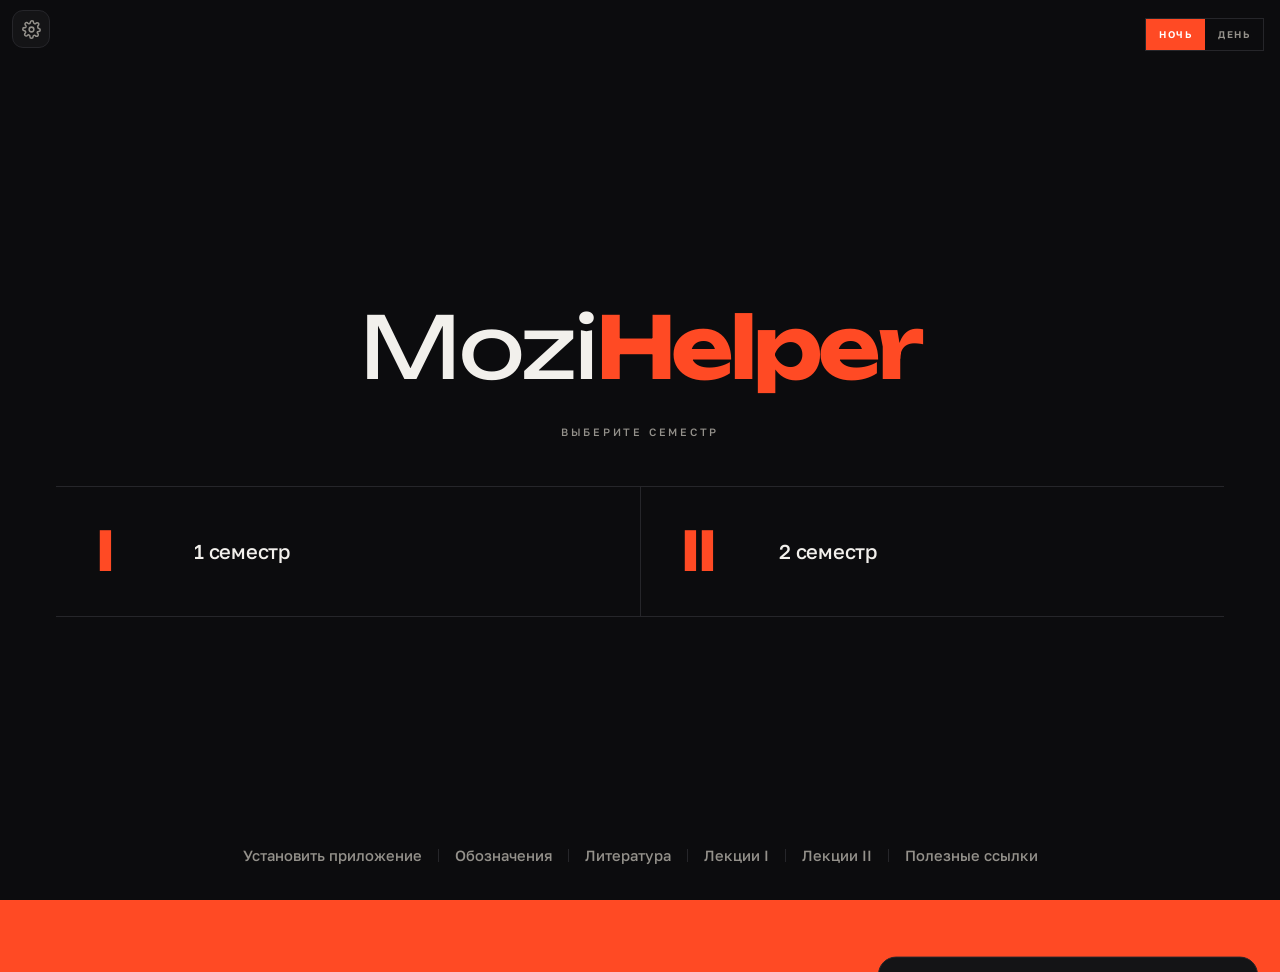
<file: index.html>
<!DOCTYPE html>
<html lang="ru" data-theme="dusk">
<head>
<meta charset="UTF-8">
<meta name="viewport" content="width=device-width, initial-scale=1, viewport-fit=cover">
<title>MoziHelper</title>
<script>(function(){var h=document.documentElement;try{h.setAttribute('data-theme',localStorage.getItem('la_theme')||'dusk');h.setAttribute('data-motion',localStorage.getItem('la_motion')||'full');/* оформление применяем до первой отрисовки, иначе шторка мелькает прежним цветом */if(localStorage.getItem('la_old')==='1')h.setAttribute('data-old','1');if(localStorage.getItem('la_warm')==='1')h.setAttribute('data-warm','1');var _fs=localStorage.getItem('la_fs');if(_fs&&_fs!=='m')h.setAttribute('data-fs',_fs);if(sessionStorage.getItem('la_sweep')){sessionStorage.removeItem('la_sweep');h.classList.add('arriving','no-intro');}}catch(e){h.setAttribute('data-theme','dusk');h.setAttribute('data-motion','full');}})();</script>
<link rel="preconnect" href="https://fonts.googleapis.com">
<link rel="preconnect" href="https://fonts.gstatic.com" crossorigin>
<link href="https://fonts.googleapis.com/css2?family=Unbounded:wght@400;500;600;700&family=Golos+Text:wght@400;500;600&display=swap" rel="stylesheet">
<style>
/* ═══ Old mode: спокойный синий вместо оранжевого ═════════════════
   Работает поверх любой темы — и тёмной, и светлой. Меняется акцент,
   шторка перехода и активные элементы. */
html[data-old="1"][data-theme="dusk"]{
  --hot:#1877f2; --hot-2:#1877f2; --hot-ink:#fff; --flood:#1877f2;
  /* карточки и разборы используют свои переменные — красим и их */
  --ruby:#1877f2; --ruby-light:#4293ff; --ruby-deep:#0d5fd0;
  --sky:#1877f2;  --sky-light:#4293ff;  --sky-deep:#0d5fd0;
  --purple:#1877f2; --purple-light:#4293ff; --purple-deep:#0d5fd0;
  --purple-glow:rgba(24,119,242,.16); --ruby-glow:rgba(24,119,242,.16);
  --sky-glow:rgba(24,119,242,.16); --glow:rgba(24,119,242,.16);
  --accent:#1877f2;
}
html[data-old="1"][data-theme="paper"]{
  --hot:#0866ff; --hot-2:#0866ff; --hot-ink:#fff; --flood:#0866ff;
  --ruby:#0866ff; --ruby-light:#4a92ff; --ruby-deep:#0550cc;
  --sky:#0866ff;  --sky-light:#4a92ff;  --sky-deep:#0550cc;
  --purple:#0866ff; --purple-light:#4a92ff; --purple-deep:#0550cc;
  --purple-glow:rgba(8,102,255,.12); --ruby-glow:rgba(8,102,255,.12);
  --sky-glow:rgba(8,102,255,.12); --glow:rgba(8,102,255,.12);
  --accent:#0866ff;
}


/*TOKENS*/
[data-theme="dusk"]{
  --bg:#0c0c0e; --bg-2:#141416; --ink:#f2f0ec; --ink-2:#94918b; --ink-3:#5c5a55;
  --rule:#26262a; --hot:#ff4a24; --hot-2:#ff4a24; --hot-ink:#fff; --flood:#ff4a24;
  color-scheme:dark;
}
[data-theme="paper"]{
  --bg:#f7f4ef; --bg-2:#ffffff; --ink:#101012; --ink-2:#5a5852; --ink-3:#94918a;
  --rule:#dedad2; --hot:#e03c14; --hot-2:#e03c14; --hot-ink:#fff; --flood:#e03c14;
  color-scheme:light;
}
/*ENDTOKENS*/

*{margin:0;padding:0;box-sizing:border-box}
body{max-width:100%;overflow-x:hidden}
html{background:var(--bg);-webkit-text-size-adjust:100%}
body{
  font-family:'Golos Text',-apple-system,BlinkMacSystemFont,'Segoe UI',Roboto,sans-serif;
  background:var(--bg);color:var(--ink);min-height:100svh;overflow-x:hidden;
  -webkit-font-smoothing:antialiased;-moz-osx-font-smoothing:grayscale;
  transition:background .45s ease,color .45s ease;
}
a{color:var(--hot)}
a:hover{color:var(--ink)}
::selection{background:var(--hot);color:var(--hot-ink)}

.page{
  position:relative;min-height:100svh;
  display:grid;grid-template-rows:1fr auto;justify-items:center;
  padding:calc(env(safe-area-inset-top,0px) + 72px) 0 calc(env(safe-area-inset-bottom,0px) + 10px);
  text-align:center;
}
.gut{width:100%;padding-inline:20px}

/* ── переключатель темы: в углу, зона нажатия 46px ── */
.top{
  position:absolute;z-index:5;
  top:calc(env(safe-area-inset-top,0px) + 18px);
  right:calc(env(safe-area-inset-right,0px) + 16px);
  opacity:0;animation:fd .55s ease .1s forwards;
}
.tsw{position:relative;display:inline-flex;border:1px solid var(--rule)}
.tsw-knob{
  position:absolute;top:0;bottom:0;left:0;width:50%;background:var(--hot);
  transition:transform .42s cubic-bezier(.65,0,.15,1);
}
[data-theme="paper"] .tsw-knob{transform:translateX(100%)}
.tsw-b{
  position:relative;z-index:1;border:0;background:transparent;cursor:pointer;font-family:inherit;
  font-size:.605rem;font-weight:600;letter-spacing:.15em;text-transform:uppercase;
  padding:11px 13px 10px;color:var(--ink-2);line-height:1;
  transition:color .32s ease;-webkit-tap-highlight-color:transparent;
}
.tsw-b::before{content:'';position:absolute;inset:-8px -3px}
.tsw-b:first-of-type::before{left:-10px}
.tsw-b:last-of-type::before{right:-10px}
[data-theme="dusk"] .tsw-b[data-t="dusk"],
[data-theme="paper"] .tsw-b[data-t="paper"]{color:var(--hot-ink)}
.tsw-b:focus-visible{outline:2px solid var(--hot);outline-offset:4px}

/* ── центральный блок ── */
.core{
  display:flex;flex-direction:column;align-items:center;justify-content:center;
  width:100%;max-width:980px;padding-block:4px;
}

.wm{
  display:block;width:100%;overflow:hidden;
  font-family:'Unbounded',sans-serif;font-weight:400;
  line-height:1;letter-spacing:-.02em;
  padding:.1em 0 .18em;font-size:52px;
  visibility:hidden;
}
.wm.fitted{visibility:visible}
.wm .i{
  display:inline-block;white-space:nowrap;
}
.wm .hot{font-weight:700;letter-spacing:-.05em;color:var(--hot)}

.kicker{
  margin-top:15px;font-size:.665rem;font-weight:500;letter-spacing:.26em;
  text-transform:uppercase;color:var(--ink-2);
  opacity:0;animation:fd .7s ease .66s forwards;
}

.resume{
  display:none;align-items:center;gap:11px;margin-top:20px;padding:12px 16px;
  background:var(--bg-2);border:1px solid var(--rule);
  color:var(--ink);text-decoration:none;font-size:.86rem;max-width:100%;min-height:46px;
  transition:border-color .24s ease;
}
.resume.on{display:inline-flex;opacity:0;animation:fd .6s ease .8s forwards}
.resume:hover{border-color:var(--hot);color:var(--ink)}
.resume:focus-visible{outline:2px solid var(--hot);outline-offset:3px}
.resume em{font-style:normal;font-size:.6rem;font-weight:600;letter-spacing:.16em;text-transform:uppercase;color:var(--hot-2);flex-shrink:0}
.resume span{overflow:hidden;text-overflow:ellipsis;white-space:nowrap}

/* ── два билета ── */
.picks{
  margin-top:32px;width:100%;display:grid;grid-template-columns:1fr;
  border-top:1px solid var(--rule);border-bottom:1px solid var(--rule);
}
.pick{
  position:relative;overflow:hidden;
  display:flex;align-items:center;justify-content:flex-start;gap:16px;
  padding:24px 20px 25px 26px;min-height:88px;
  text-decoration:none;color:inherit;text-align:left;
  opacity:0;animation:fd .72s ease var(--d,0s) forwards;
  -webkit-tap-highlight-color:transparent;
}
.pick + .pick{border-top:1px solid var(--rule)}
.pick::before{
  content:'';position:absolute;inset:0;background:var(--hot);
  transform:translateY(101%);transition:transform .46s cubic-bezier(.66,0,.2,1);
}
.pick>*{position:relative;z-index:1}
.pick:hover::before,.pick:active::before{transform:none}
.pick:hover,.pick:active{color:var(--hot-ink)}
.pick:focus-visible{outline:3px solid var(--hot);outline-offset:-3px}

.rn{
  font-family:'Unbounded',sans-serif;font-weight:700;
  font-size:2.45rem;line-height:.94;letter-spacing:-.045em;color:var(--hot-2);
  min-width:1.4em;flex-shrink:0;
  transition:color .3s ease,transform .46s cubic-bezier(.2,1.2,.4,1);
}
.pick:hover .rn,.pick:active .rn{color:var(--hot-ink);transform:translateX(4px)}
.pl{
  font-size:1.1rem;font-weight:500;letter-spacing:-.012em;
  transition:color .3s ease,transform .46s cubic-bezier(.2,1.2,.4,1) .045s;
}
.pick:hover .pl,.pick:active .pl{transform:translateX(4px)}

/* ── подвал ── */
.tailer{
  display:flex;align-items:center;justify-content:center;
  flex-wrap:wrap;gap:0 0;row-gap:4px;max-width:100%;
  opacity:0;animation:fd .7s ease 1.16s forwards;
}
.tl{
  position:relative;display:inline-flex;align-items:center;justify-content:center;
  color:var(--ink-2);text-decoration:none;
  font-size:.92rem;font-weight:500;padding:14px 16px;min-height:46px;
  transition:color .24s ease;-webkit-tap-highlight-color:transparent;
}
.tl::after{
  content:'';position:absolute;left:16px;right:16px;bottom:13px;height:1.5px;background:var(--hot-2);
  transform:scaleX(0);transform-origin:left;
  transition:transform .38s cubic-bezier(.2,.9,.2,1);
}
.tl:hover{color:var(--ink)}
.tl:hover::after{transform:scaleX(1)}
.tl:focus-visible{outline:2px solid var(--hot);outline-offset:0}
.sep{width:1px;height:13px;background:var(--rule);flex-shrink:0}
@media (max-width:520px){
  /* два в ряд: «Литература · Лекции I» и «Лекции II · Полезные ссылки» */
  .tailer{max-width:340px;margin-inline:auto}
  .tailer .sep:nth-of-type(2){display:none;width:100%;height:0}
}

@keyframes fd{to{opacity:1}}

.flood{position:fixed;inset:0;z-index:99;background:var(--flood);transform:translateY(100%);pointer-events:none}
body.leaving .flood{transform:none;transition:transform .42s cubic-bezier(.66,0,.2,1)}

@media (min-width:760px){
  .gut{padding-inline:56px}
  .page{padding-top:82px;padding-bottom:22px}
  .core{padding-block:14px}
  .picks{margin-top:48px;grid-template-columns:1fr 1fr}
  .pick{padding:38px 28px 40px 40px;min-height:0;gap:22px}
  .pick + .pick{border-top:0;border-left:1px solid var(--rule)}
  .rn{font-size:3.4rem}
  .pl{font-size:1.26rem}
  .kicker{margin-top:20px}
}

/* короткий экран (телефон лёжа) — не ломаем, просто ужимаем ритм */
@media (max-height:560px){
  .page{padding-top:64px}
  .picks{margin-top:22px}
  .pick{min-height:74px;padding-block:18px}
  .kicker{margin-top:11px}
}

/* спокойный режим — только по собственному флагу la_motion="calm",
   системная настройка «уменьшить движение» анимации больше не глушит */
[data-motion="calm"] *{animation-duration:.01ms!important;animation-delay:0s!important;transition-duration:.01ms!important}
[data-motion="calm"] .top,[data-motion="calm"] .kicker,[data-motion="calm"] .pick,
[data-motion="calm"] .tailer,[data-motion="calm"] .resume.on{opacity:1}

.curtain{
  position:fixed;inset:0;z-index:98;background:var(--hot);
  transform:translate3d(0,100%,0);pointer-events:none;will-change:transform;contain:strict;
}
.curtain.up{transform:translate3d(0,0,0);transition:transform .42s cubic-bezier(.65,0,.25,1)}
.curtain.out{transform:translate3d(0,-100%,0);transition:transform .5s cubic-bezier(.35,0,.15,1)}

/* ── приход под шторкой: контент уже отрисован, полотно просто уезжает ── */
html.arriving .curtain{
  transform:translate3d(0,0,0);
  animation:curtainAway .5s cubic-bezier(.35,0,.15,1) 2.4s forwards!important;
}
html.arriving .curtain.out{transform:translate3d(0,-100%,0);transition:transform .5s cubic-bezier(.35,0,.15,1)!important}
/* пока полотно закрыто — на странице не движется вообще ничего */
html.arriving *,html.arriving *::before,html.arriving *::after{animation:none!important;transition:none!important}
@keyframes curtainAway{to{transform:translate3d(0,-100%,0)}}
html.sweeping,html.sweeping body{transition:none!important}
html.no-intro .top,html.no-intro .kicker,html.no-intro .pick,
html.no-intro .tailer,html.no-intro .resume.on{opacity:1!important;animation:none!important}

/* Страховка: что бы ни насчитал скрипт, надпись не выходит за пределы экрана
   и не создаёт горизонтальной прокрутки. */
.wm{max-width:100%;}
body{max-width:100%;}

/* Ничто на главной не может быть шире экрана: раньше один широкий элемент
   растягивал страницу, и всё центрированное съезжало вбок. */
body{max-width:100%;}
.page,.core,.gut,.picks,.wm,.kicker,.resume,.tailer{max-width:100%;min-width:0;}
.wm{overflow:hidden;}


/* ═══ Плавность шторки на iOS ═════════════════════════════════════
   В Safari тормозит не сама анимация, а то, что браузер параллельно
   пересчитывает страницу под шторкой. На время перехода снимаем с него
   всю лишнюю работу — так делают нативные приложения. */

/* 1. Шторка живёт на собственном слое графики и не тянет за собой содержимое. */
.curtain{
  will-change:transform;
  contain:layout paint style;
  -webkit-backface-visibility:hidden;backface-visibility:hidden;
}

/* 2. Пока идёт переход, страница под шторкой заморожена: ничего не
      анимируется, не прокручивается и не пересчитывается. */
/* 3. Размытие панелей — самый дорогой эффект в Safari. Во время перехода
      выключаем его полностью. */
html.sweeping .topbar,html.sweeping .tabbar,html.sweeping .backdrop,
html.sweeping .sidebar,html.arriving .topbar,html.arriving .tabbar,
html.arriving .backdrop,html.arriving .sidebar{
  -webkit-backdrop-filter:none!important;backdrop-filter:none!important;
}
</style>
<link rel="manifest" href="manifest.webmanifest">
<meta name="theme-color" content="#0c0c0e" media="(prefers-color-scheme: dark)">
<meta name="theme-color" content="#f7f4ef" media="(prefers-color-scheme: light)">
<meta name="apple-mobile-web-app-capable" content="yes">
<meta name="apple-mobile-web-app-status-bar-style" content="black-translucent">

<!-- Экран запуска приложения на iPhone: без них при старте с домашнего
     экрана виден белый промельк. Каждая картинка — под своё разрешение. -->
<link rel="apple-touch-startup-image" href="splash/splash-750x1334.png" media="(device-width:375px) and (device-height:667px) and (-webkit-device-pixel-ratio:2)">
<link rel="apple-touch-startup-image" href="splash/splash-1242x2208.png" media="(device-width:414px) and (device-height:736px) and (-webkit-device-pixel-ratio:3)">
<link rel="apple-touch-startup-image" href="splash/splash-1125x2436.png" media="(device-width:375px) and (device-height:812px) and (-webkit-device-pixel-ratio:3)">
<link rel="apple-touch-startup-image" href="splash/splash-828x1792.png" media="(device-width:414px) and (device-height:896px) and (-webkit-device-pixel-ratio:2)">
<link rel="apple-touch-startup-image" href="splash/splash-1242x2688.png" media="(device-width:414px) and (device-height:896px) and (-webkit-device-pixel-ratio:3)">
<link rel="apple-touch-startup-image" href="splash/splash-1170x2532.png" media="(device-width:390px) and (device-height:844px) and (-webkit-device-pixel-ratio:3)">
<link rel="apple-touch-startup-image" href="splash/splash-1284x2778.png" media="(device-width:428px) and (device-height:926px) and (-webkit-device-pixel-ratio:3)">
<link rel="apple-touch-startup-image" href="splash/splash-1179x2556.png" media="(device-width:393px) and (device-height:852px) and (-webkit-device-pixel-ratio:3)">
<link rel="apple-touch-startup-image" href="splash/splash-1290x2796.png" media="(device-width:430px) and (device-height:932px) and (-webkit-device-pixel-ratio:3)">
<link rel="apple-touch-startup-image" href="splash/splash-1206x2622.png" media="(device-width:402px) and (device-height:874px) and (-webkit-device-pixel-ratio:3)">
<link rel="apple-touch-startup-image" href="splash/splash-1320x2868.png" media="(device-width:440px) and (device-height:956px) and (-webkit-device-pixel-ratio:3)">
<!-- Запасные варианты: если строгое условие не сработало. -->
<link rel="apple-touch-startup-image" href="splash/splash-750x1334.png" media="(device-width:375px) and (device-height:667px)">
<link rel="apple-touch-startup-image" href="splash/splash-1242x2208.png" media="(device-width:414px) and (device-height:736px)">
<link rel="apple-touch-startup-image" href="splash/splash-1125x2436.png" media="(device-width:375px) and (device-height:812px)">
<link rel="apple-touch-startup-image" href="splash/splash-1242x2688.png" media="(device-width:414px) and (device-height:896px)">
<link rel="apple-touch-startup-image" href="splash/splash-1170x2532.png" media="(device-width:390px) and (device-height:844px)">
<link rel="apple-touch-startup-image" href="splash/splash-1284x2778.png" media="(device-width:428px) and (device-height:926px)">
<link rel="apple-touch-startup-image" href="splash/splash-1179x2556.png" media="(device-width:393px) and (device-height:852px)">
<link rel="apple-touch-startup-image" href="splash/splash-1290x2796.png" media="(device-width:430px) and (device-height:932px)">
<link rel="apple-touch-startup-image" href="splash/splash-1206x2622.png" media="(device-width:402px) and (device-height:874px)">
<link rel="apple-touch-startup-image" href="splash/splash-1320x2868.png" media="(device-width:440px) and (device-height:956px)">

<meta name="apple-mobile-web-app-title" content="MoziHelper">
<link rel="apple-touch-icon" href="apple-touch-icon.png">
<link rel="icon" href="icon-192.png" type="image/png">
</head>
<body>
<div class="flood" aria-hidden="true"></div>
<div class="curtain" id="curtain" aria-hidden="true"></div>

<div class="page">

  <div class="top">
    <div class="tsw" role="group" aria-label="Тема оформления">
      <span class="tsw-knob" aria-hidden="true"></span>
      <button class="tsw-b" data-t="dusk" onclick="pickTheme(event,'dusk')">Ночь</button>
      <button class="tsw-b" data-t="paper" onclick="pickTheme(event,'paper')">День</button>
    </div>
  </div>

  <main class="core gut">
    <h1 class="wm" id="wm" aria-label="MoziHelper"><span class="i">Mozi<span class="hot">Helper</span></span></h1>
    <p class="kicker">Выберите семестр</p>
    <a class="resume" id="resume" href="#"><em>Продолжить</em><span id="resumeTitle"></span></a>

    <nav class="picks">
      <a class="pick" href="algebra-sem1.html" style="--d:.88s">
        <span class="rn">I</span>
        <span class="pl">1 семестр</span>
      </a>
      <a class="pick" href="algebra-sem2.html" style="--d:.98s">
        <span class="rn">II</span>
        <span class="pl">2 семестр</span>
      </a>
    </nav>
  </main>

  <div class="tailer">
    <a class="tl" href="#" onclick="moziInstall();return false;">Установить приложение</a>
    <span class="sep" aria-hidden="true"></span>
    <a class="tl" href="oboznacheniya.html">Обозначения</a>
    <span class="sep" aria-hidden="true"></span>
    <a class="tl" href="literatura.html">Литература</a>
    <span class="sep" aria-hidden="true"></span>
    <a class="tl" href="lekcii-sem1.html">Лекции I</a>
    <span class="sep" aria-hidden="true"></span>
    <a class="tl" href="lekcii-sem2.html">Лекции II</a>
    <span class="sep" aria-hidden="true"></span>
    <a class="tl" href="links.html">Полезные ссылки</a>
  </div>

</div>

<script>
/* ── подгонка логотипа: одна строка, размер под ширину колонки ──
   меряем не сам заголовок (он в overflow:hidden), а образец за экраном */
(function(){
  var wm=document.getElementById('wm'),inner=wm.firstElementChild,t=null;
  var probe=document.createElement('span');
  probe.innerHTML=inner.innerHTML;
  probe.setAttribute('aria-hidden','true');
  probe.style.cssText='position:fixed;left:-99999px;top:0;white-space:nowrap;'+
    'font-family:Unbounded,sans-serif;font-weight:400;font-size:100px;letter-spacing:-.02em;'+
    'pointer-events:none;visibility:hidden';
  var ph=probe.querySelector('.hot');
  if(ph)ph.style.cssText='font-weight:700;letter-spacing:-.05em';
  document.body.appendChild(probe);

  function fit(){
    /* НЕ доверяем clientWidth вслепую: если у страницы есть горизонтальное переполнение,
       он больше экрана — и логотип раздувается ещё сильнее. Ограничиваем шириной viewport. */
    var vw = window.visualViewport ? window.visualViewport.width : window.innerWidth;
    var avail = Math.min(wm.clientWidth || vw, vw - 24);
    if(avail <= 0) return;
    var w = probe.getBoundingClientRect().width;
    if(!w) return;
    /* на телефоне логотип почти во всю колонку, на десктопе — сдержанно */
    var factor = avail < 600 ? 0.94 : 0.56;
    var size = Math.min(100 * Math.min(avail, 1000) * factor / w, 124);
    wm.style.fontSize = size.toFixed(2) + 'px';
    /* дожимаем, пока строка не влезет — одного прохода на iOS не хватает */
    for(var i = 0; i < 6; i++){
      var over = inner.getBoundingClientRect().width - avail;
      if(over <= 0.5) break;
      size = size * avail / (avail + over) * 0.995;
      wm.style.fontSize = size.toFixed(2) + 'px';
    }
    wm.classList.add('fitted');
    /* Показываем надпись в любом случае: если измерение вдруг не сработает,
       она не должна остаться невидимой. */
  }
  fit();
  requestAnimationFrame(fit);
  if(document.fonts&&document.fonts.ready)document.fonts.ready.then(fit);
  setTimeout(function(){ if(!wm.classList.contains('fitted')) wm.classList.add('fitted'); },600);
  /* Safari сообщает о готовности шрифтов раньше, чем реально применит Unbounded:
     размер считался по системному шрифту, а после подмены надпись становилась
     шире и выходила за экран. Пересчитываем именно после загрузки начертаний. */
  if(document.fonts&&document.fonts.load){
    try{
      Promise.all([document.fonts.load('400 100px Unbounded'),
                   document.fonts.load('700 100px Unbounded')])
        .then(function(){ fit(); requestAnimationFrame(fit); })
        .catch(function(){});
    }catch(e){}
  }
  addEventListener('resize',function(){clearTimeout(t);t=setTimeout(fit,90);},{passive:true});
  /* Встроенные браузеры (Telegram, открытие из закладок) сообщают итоговую ширину
     не сразу и часто без события resize — надпись оставалась подогнанной под чужой
     размер и вылезала за экран. Следим за шириной самого контейнера: он меняется
     при любом изменении окна, а от размера шрифта не зависит, поэтому зацикливания нет. */
  if (window.ResizeObserver && wm.parentElement) {
    var lastBox = 0;
    new ResizeObserver(function (entries) {
      var w = Math.round(entries[0].contentRect.width);
      if (w === lastBox || !w) return;
      lastBox = w;
      clearTimeout(t); t = setTimeout(fit, 60);
    }).observe(wm.parentElement);
  }
  addEventListener('orientationchange',function(){setTimeout(fit,220);});
})();

function calm(){return document.documentElement.getAttribute('data-motion')==='calm';}
function applyTheme(n){
  document.documentElement.setAttribute('data-theme',n);
  try{localStorage.setItem('la_theme',n);}catch(e){}
}
function pickTheme(ev,next){
  if((document.documentElement.getAttribute('data-theme')||'dusk')===next)return;
  var c=document.getElementById('curtain');
  if(!c||calm()){applyTheme(next);return;}
  if(c.dataset.busy)return;
  c.dataset.busy='1';
  c.classList.remove('out');c.classList.add('up');
  setTimeout(function(){
    applyTheme(next);
    c.classList.add('out');
    setTimeout(function(){
      c.style.transition='none';c.classList.remove('up','out');
      requestAnimationFrame(function(){c.style.transition='';c.removeAttribute('data-busy');});
    },470);
  },400);
}

(function(){
  try{
    var raw=localStorage.getItem('la_last');if(!raw)return;
    var d=JSON.parse(raw);if(!d||!d.href||!d.title)return;
    var a=document.getElementById('resume');
    a.href=d.href;document.getElementById('resumeTitle').textContent=d.title;
    a.classList.add('on');
  }catch(e){}
})();

(function(){
  if(calm())return;
  document.querySelectorAll('a[href]:not([target])').forEach(function(a){
    a.addEventListener('click',function(e){
      var href=a.getAttribute('href');
      if(!href||href.charAt(0)==='#'||e.metaKey||e.ctrlKey||e.shiftKey)return;
      e.preventDefault();leavePage(href);
    });
  });
})();
/* ── Переход между страницами одним движением ──
   Уходящая страница закрывает экран шторкой и НЕ уводит её обратно;
   доигрывает уже новая страница (флаг la_sweep → html.arriving),
   причём её содержимое отрисовано без анимаций входа. Раньше уход и приход
   играли по отдельности — отсюда и виделся лаг с лишней анимацией. */
function leavePage(href){
  var c=document.getElementById('curtain');
  if(!c||calm()){location.href=href;return;}
  if(c.getAttribute('data-busy'))return;
  c.setAttribute('data-busy','1');
  document.documentElement.classList.add('sweeping');
  try{sessionStorage.setItem('la_sweep','1');}catch(e){}
  /* переход по таймеру, а НЕ по transitionend: на тяжёлой странице событие может не прийти */
  requestAnimationFrame(function(){requestAnimationFrame(function(){c.classList.add('up');});});
  setTimeout(function(){location.href=href;},420);
}
function finishArrival(){
  var h=document.documentElement;
  if(!h.classList.contains('arriving'))return;
  var c=document.getElementById('curtain');
  if(!c){h.classList.remove('arriving');return;}
  requestAnimationFrame(function(){requestAnimationFrame(function(){
    c.classList.add('out');
    setTimeout(function(){
      c.style.transition='none';c.classList.remove('up','out');
      h.classList.remove('sweeping','arriving');
      requestAnimationFrame(function(){c.style.transition='';});
    },480);
  });});
}
if(document.readyState==='loading')document.addEventListener('DOMContentLoaded',finishArrival);
else finishArrival();

</script>
<script>
/* офлайн-режим: сайт открывается без сети */
if ('serviceWorker' in navigator) {
  addEventListener('load', function(){
    navigator.serviceWorker.register('sw.js').catch(function(){});
  });
}
</script>

<script>
/* Возврат «назад»: страница восстанавливается из кэша браузера в том виде,
   в каком её покинули — со шторкой на весь экран. DOMContentLoaded при этом
   не срабатывает, поэтому сбрасываем шторку по pageshow. */
(function () {
  function reset() {
    var c = document.getElementById('curtain');
    var h = document.documentElement;
    h.classList.remove('sweeping', 'arriving');
    if (!c) return;
    c.style.transition = 'none';
    c.classList.remove('up', 'out');
    c.removeAttribute('data-busy');
    requestAnimationFrame(function () { c.style.transition = ''; });
  }
  /* ТОЛЬКО при возврате из кэша браузера (кнопка «назад»).
     На обычной загрузке трогать шторку нельзя — она в этот момент штатно
     закрывает экран, и сброс ломал анимацию прихода на каждой странице. */
  addEventListener('pageshow', function (e) { if (e && e.persisted) reset(); });
})();
</script>
<script>
(function () {
  var URL_BASE = "https://mozihelper-counter.mozihelper.workers.dev";

  /* Идентификатор вкладки: нужен, чтобы сигнал о выходе попал
     ровно в ту же запись, что и сигнал о входе. */
  var sid = Math.random().toString(36).slice(2, 10);
  var start = Date.now();
  var page = location.pathname;
  var sent = false;

  function body(extra) {
    var o = { sid: sid, ts: start, p: page };
    if (extra) for (var k in extra) o[k] = extra[k];
    return JSON.stringify(o);
  }

  try {
    fetch(URL_BASE + "/hit", {
      method: "POST",
      headers: { "Content-Type": "text/plain" },
      body: body(),
      keepalive: true,
      cache: "no-store"
    }).catch(function () {});
  } catch (e) {}

  /* Выход шлём через sendBeacon: обычный fetch при закрытии вкладки
     не успевает уйти. Тип text/plain выбран намеренно — с json
     браузер сначала отправил бы предварительный запрос CORS,
     который при закрытии вкладки тоже не успевает. */
  function bye() {
    if (sent) return;
    sent = true;
    var payload = body({ end: Date.now() });
    try {
      if (navigator.sendBeacon) {
        navigator.sendBeacon(URL_BASE + "/bye",
          new Blob([payload], { type: "text/plain" }));
      } else {
        fetch(URL_BASE + "/bye", { method: "POST", body: payload, keepalive: true })
          .catch(function () {});
      }
    } catch (e) {}
  }

  addEventListener("pagehide", bye);
  addEventListener("visibilitychange", function () {
    if (document.visibilityState === "hidden") bye();
  });
})();
</script>

<script>
/* Цвет системных полос Safari (сверху и снизу).
   Раньше он зависел от системной темы телефона, а не от темы сайта, и вдобавок
   браузер мог брать цвет у шторки — полосы получались рыжими. Теперь цвет берётся
   из фона выбранной темы и обновляется при её переключении. */
(function () {
  var H = document.documentElement;
  function paintBars() {
    var bg = getComputedStyle(H).getPropertyValue('--bg').trim() || '#0c0c0e';
    var list = document.querySelectorAll('meta[name="theme-color"]');
    for (var i = 0; i < list.length; i++) list[i].remove();
    var m = document.createElement('meta');
    m.setAttribute('name', 'theme-color');
    m.setAttribute('content', bg);
    document.head.appendChild(m);
  }
  paintBars();
  new MutationObserver(paintBars).observe(H, { attributes: true, attributeFilter: ['data-theme'] });
  /* Safari иногда читает цвет полос до того, как применится тема, поэтому
     повторяем после полной загрузки и ещё раз чуть позже. */
  addEventListener('load', paintBars);
  setTimeout(paintBars, 400);
  setTimeout(paintBars, 1200);
})();
</script>

<!-- Предварительная подготовка следующей страницы.
     Приём, которым пользуются крупные сайты: браузер заранее готовит страницу
     в фоне, и переход происходит мгновенно — разбирать разметку в этот момент
     уже не нужно. Функционал страниц не меняется. -->
<script>
/* Для браузеров без предварительного рендеринга (в том числе Safari):
   при первом касании ссылки заранее подтягиваем страницу в кэш, чтобы к моменту
   перехода её не пришлось скачивать. */
(function () {
  var done = Object.create(null);
  function warm(href) {
    if (!href || done[href]) return;
    if (!/\.html($|[?#])/.test(href) || /^(https?:)?\/\//.test(href)) return;
    done[href] = 1;
    var l = document.createElement('link');
    l.rel = 'prefetch';
    l.href = href;
    l.as = 'document';
    document.head.appendChild(l);
    try { fetch(href, { cache: 'force-cache', mode: 'same-origin' }).catch(function () {}); } catch (e) {}
  }
  function pick(e) {
    var a = e.target && e.target.closest ? e.target.closest('a[href]') : null;
    if (a) warm(a.getAttribute('href'));
  }
  addEventListener('touchstart', pick, { passive: true, capture: true });
  addEventListener('mouseover', pick, { passive: true, capture: true });
  /* Автоматический прогрев разделов убран: он тянул в фоне сотни килобайт и
     мог совпасть с прокруткой или переходом. Прогрев остаётся только по
     касанию ссылки — ровно тогда, когда переход действительно предстоит. */
})();
</script>

<style>
/* ═══ Приложение: установка и обновление ═══ */
.mozi-app{
  position:fixed;left:14px;right:14px;bottom:calc(14px + env(safe-area-inset-bottom,0px));
  z-index:130;display:none;gap:12px;align-items:center;padding:13px 15px;border-radius:16px;
  background:var(--bg-2, var(--bg-elev, var(--bg-card, #15161a)));border:1px solid var(--rule, var(--border, #2a2f38));
  box-shadow:0 14px 34px rgba(0,0,0,.4);opacity:0;transform:translateY(14px);
  transition:opacity .35s ease,transform .35s ease;font-size:.92rem;line-height:1.35;
}
.mozi-app.on{display:flex;opacity:1;transform:none;}
.mozi-app .t{flex:1;color:var(--ink, #eceef2);}
.mozi-app .t b{display:block;margin-bottom:1px;}
.mozi-app .t span{color:var(--ink-2, var(--ink-soft, #a4abb8));font-size:.84rem;}
.mozi-app button{border:0;border-radius:10px;padding:9px 14px;font-size:.88rem;font-weight:600;
  background:var(--hot, var(--accent, #ff4a24));color:var(--hot-ink,#fff);cursor:pointer;white-space:nowrap;}
.mozi-app .x{background:transparent;color:var(--ink-3, var(--ink-mute, #687081));font-size:1.25rem;padding:2px 6px;font-weight:400;}
@media (min-width:640px){.mozi-app{left:auto;right:22px;max-width:400px;}}

/* ═══ Тёплый оттенок для чтения перед сном ═══════════════════════
   Смещает палитру в янтарную сторону: меньше синего свечения, глазам
   спокойнее ночью. Работает поверх любой темы, переключается отдельно. */
html[data-warm="1"][data-theme="dusk"]{
  --bg:#14100c; --bg-2:#1c1712; --ink:#f2e8da; --ink-2:#b0a494; --ink-3:#6d6459;
  --rule:#2f2820; --topbar-bg:rgba(20,16,12,.88);
}
html[data-warm="1"][data-theme="paper"]{
  --bg:#f7f0e2; --bg-2:#fffaf0; --ink:#191510; --ink-2:#5f574a; --ink-3:#98907f;
  --rule:#e0d6c2; --topbar-bg:rgba(247,240,226,.88);
}
</style>

<div class="mozi-app" id="moziApp" role="dialog" aria-live="polite">
  <div class="t"><b id="moziAppTitle"></b><span id="moziAppText"></span></div>
  <button id="moziAppGo" type="button"></button>
  <button class="x" id="moziAppNo" type="button" aria-label="Скрыть">&times;</button>
</div>

<script>
/* Две функции приложения:
   1. Предложение установить на домашний экран (на iPhone — инструкция,
      потому что системного диалога установки там нет).
   2. Уведомление о новой версии: страницы отдаются из кэша ради скорости,
      поэтому без такого уведомления обновление сайта дошло бы не сразу. */
(function () {
  var box = document.getElementById('moziApp');
  if (!box) return;
  var title = document.getElementById('moziAppTitle'),
      text  = document.getElementById('moziAppText'),
      go    = document.getElementById('moziAppGo'),
      no    = document.getElementById('moziAppNo'),
      deferred = null, mode = null;

  function inApp(){ return matchMedia('(display-mode: standalone)').matches || navigator.standalone === true; }
  /* отказ запоминаем на 30 дней, а не навсегда: иначе один случайный
     клик по крестику навсегда лишал бы возможности установить приложение */
  function muted(){
    try {
      var v = localStorage.getItem('mozi_app_off');
      if (!v) return false;
      if (v === '1') { localStorage.removeItem('mozi_app_off'); return false; }
      return (Date.now() - Number(v)) < 30 * 24 * 3600 * 1000;
    } catch(e){ return false; }
  }
  function show(kind, t, s, btn){
    mode = kind; title.textContent = t; text.textContent = s; go.textContent = btn;
    box.classList.add('on');
  }
  function hide(save){
    box.classList.remove('on');
    if (save) { try { localStorage.setItem('mozi_app_off', String(Date.now())); } catch(e){} }
  }

  /* ── установка ── */
  addEventListener('beforeinstallprompt', function (e) {
    e.preventDefault(); deferred = e;
    if (!muted() && !inApp()) setTimeout(function(){ if(!mode) show('install','Установить MoziHelper','Работает офлайн, открывается с домашнего экрана','Установить'); }, 2500);
  });
  var iOS = /iPad|iPhone|iPod/.test(navigator.userAgent) ||
            (navigator.platform === 'MacIntel' && navigator.maxTouchPoints > 1);
  if (iOS && !inApp() && !muted()) {
    setTimeout(function(){ if(!mode) show('install','Установить MoziHelper','Нажмите «Поделиться», затем «На экран «Домой»»','Понятно'); }, 3000);
  }

  /* ── обновление ── */
  if ('serviceWorker' in navigator) {
    navigator.serviceWorker.ready.then(function (reg) {
      function watch(sw){
        if (!sw) return;
        sw.addEventListener('statechange', function () {
          if (sw.state === 'installed' && navigator.serviceWorker.controller) {
            show('update','Доступно обновление','Новая версия справочника готова','Обновить');
          }
        });
      }
      watch(reg.installing);
      reg.addEventListener('updatefound', function(){ watch(reg.installing); });
      setInterval(function(){ reg.update().catch(function(){}); }, 60 * 60 * 1000);
    }).catch(function(){});
  }

  go.addEventListener('click', function () {
    if (mode === 'update') { location.reload(); return; }
    if (deferred) { deferred.prompt(); deferred.userChoice.then(function(){ deferred = null; hide(true); }); }
    else hide(true);
  });
  no.addEventListener('click', function(){ hide(mode === 'install'); });

  /* Установка по требованию — из меню. Работает и после того,
     как баннер был закрыт: способ поставить приложение должен быть всегда. */
  window.moziInstall = function () {
    if (inApp()) { alert('MoziHelper уже установлен и запущен как приложение.'); return; }
    if (deferred) {
      deferred.prompt();
      deferred.userChoice.then(function(){ deferred = null; hide(false); });
      return;
    }
    var ua = navigator.userAgent;
    var msg;
    if (/iPad|iPhone|iPod/.test(ua) || (navigator.platform === 'MacIntel' && navigator.maxTouchPoints > 1))
      msg = 'Safari: нажмите «Поделиться», затем «На экран «Домой»».';
    else if (/Firefox/.test(ua))
      msg = 'Firefox не умеет устанавливать веб-приложения. Откройте сайт в Chrome, Edge или Яндекс.Браузере.';
    else if (/Android/.test(ua))
      msg = 'Меню браузера (три точки) → «Установить приложение».';
    else
      msg = 'Chrome или Edge: значок установки в правой части адресной строки, либо меню (три точки) → «Установить MoziHelper».\n\nЕсли пункта нет — обновите страницу с Ctrl+Shift+R и попробуйте снова.';
    alert(msg);
  };
})();
</script>
<script>
/* Тёплый оттенок: отдельный переключатель, не связанный с ночь/день.
   Выбор запоминается. */
(function () {
  var H = document.documentElement;
  function apply(on){
    if (on) H.setAttribute('data-warm','1'); else H.removeAttribute('data-warm');
    try { localStorage.setItem('la_warm', on ? '1' : '0'); } catch(e){}
    var lab = document.getElementById('navWarmLabel');
    if (lab) lab.textContent = on ? 'Обычные цвета' : 'Тёплый оттенок';
  }
  try { if (localStorage.getItem('la_warm') === '1') H.setAttribute('data-warm','1'); } catch(e){}
  window.toggleWarm = function(){ apply(H.getAttribute('data-warm') !== '1'); };
  window.updateWarmNavItem = function(){
    var lab = document.getElementById('navWarmLabel');
    if (lab) lab.textContent = H.getAttribute('data-warm') === '1' ? 'Обычные цвета' : 'Тёплый оттенок';
  };
})();
</script><style>
/* ═══ Настройки: значок и панель ══════════════════════════════════ */
#msGear{
  position:fixed;z-index:140;
  left:calc(12px + env(safe-area-inset-left,0px));
  top:calc(10px + env(safe-area-inset-top,0px));
  width:38px;height:38px;display:flex;align-items:center;justify-content:center;
  border:1px solid var(--rule, var(--border, #2a2f38));border-radius:11px;
  background:var(--bg-2, var(--bg-elev, var(--bg-card, #15161a)));color:var(--ink-2, var(--ink-soft, #a4abb8));cursor:pointer;padding:0;
}
#msGear:active{transform:scale(.94)}
#msGear svg{width:19px;height:19px}
/* Если у страницы своя шапка — значок встаёт в неё, а не поверх */
body.ms-inbar #msGear{position:static;margin-right:8px;flex:0 0 auto;}

#msBack{position:fixed;inset:0;z-index:150;background:rgba(0,0,0,.5);
  opacity:0;pointer-events:none;transition:opacity .25s ease}
#msBack.on{opacity:1;pointer-events:auto}

#msPanel{
  position:fixed;z-index:151;left:0;right:0;bottom:0;
  background:var(--bg-2, var(--bg-elev, var(--bg-card, #15161a)));border-top:1px solid var(--rule, var(--border, #2a2f38));
  border-radius:18px 18px 0 0;padding:18px 18px calc(22px + env(safe-area-inset-bottom,0px));
  transform:translateY(101%);transition:transform .32s cubic-bezier(.3,.02,.2,1);
  max-height:82vh;overflow-y:auto;
}
#msPanel.on{transform:none}
#msPanel h2{margin:0 0 16px;font-size:1.05rem;color:var(--ink, #eceef2);}
#msPanel .grp{margin-bottom:20px}
#msPanel .lbl{font-size:.78rem;letter-spacing:.09em;text-transform:uppercase;
  color:var(--ink-3, var(--ink-mute, #687081));margin-bottom:9px}
#msPanel .seg{display:flex;gap:6px;flex-wrap:wrap}
#msPanel .seg button{flex:1 1 0;min-width:56px;border:1px solid var(--rule, var(--border, #2a2f38));
  border-radius:10px;padding:11px 8px;background:transparent;color:var(--ink-2, var(--ink-soft, #a4abb8));
  font-size:.9rem;cursor:pointer}
#msPanel .seg button.on{background:var(--hot, var(--accent, #ff4a24));color:var(--hot-ink,#fff);border-color:transparent;font-weight:600}
#msPanel .row{display:flex;align-items:center;justify-content:space-between;gap:12px;
  padding:12px 0;border-top:1px solid var(--rule, var(--border, #2a2f38))}
#msPanel .row .t{color:var(--ink, #eceef2);font-size:.94rem}
#msPanel .row .t i{display:block;font-style:normal;font-size:.8rem;color:var(--ink-3, var(--ink-mute, #687081));margin-top:2px}
#msPanel .sw{width:48px;height:28px;border-radius:16px;background:var(--rule, var(--border, #2a2f38));
  position:relative;cursor:pointer;border:0;flex:0 0 auto}
#msPanel .sw::after{content:"";position:absolute;top:3px;left:3px;width:22px;height:22px;
  border-radius:50%;background:#fff;transition:transform .22s ease}
#msPanel .sw.on{background:var(--hot, var(--accent, #ff4a24))}
#msPanel .sw.on::after{transform:translateX(20px)}
#msPanel .done{width:100%;margin-top:6px;border:0;border-radius:12px;padding:13px;
  background:var(--hot, var(--accent, #ff4a24));color:var(--hot-ink,#fff);font-size:.95rem;font-weight:600;cursor:pointer}
@media (min-width:640px){
  #msPanel{left:auto;right:22px;bottom:22px;width:380px;border-radius:18px;
    border:1px solid var(--rule, var(--border, #2a2f38));transform:translateY(120%)}
  #msPanel.on{transform:none}
}
/* Размер текста: масштабируется только содержимое, шапки и кнопки не трогаем */
html[data-fs="s"]  .questions-list,html[data-fs="s"]  .topic-page,
html[data-fs="s"]  .main,html[data-fs="s"]  .core{zoom:.92}
html[data-fs="l"]  .questions-list,html[data-fs="l"]  .topic-page,
html[data-fs="l"]  .main,html[data-fs="l"]  .core{zoom:1.12}
html[data-fs="xl"] .questions-list,html[data-fs="xl"] .topic-page,
html[data-fs="xl"] .main,html[data-fs="xl"] .core{zoom:1.26}

/* Кнопка настроек уходит на время перехода: раньше она оставалась
   поверх шторки и «висела» неподвижно. */
#msGear{z-index:90;transition:opacity .2s ease}
html.sweeping #msGear,html.arriving #msGear{opacity:0;pointer-events:none}
</style>

<button id="msGear" type="button" aria-label="Настройки">
  <svg viewBox="0 0 24 24" fill="none" stroke="currentColor" stroke-width="1.9" stroke-linecap="round" stroke-linejoin="round">
    <circle cx="12" cy="12" r="3"/><path d="M19.4 15a1.7 1.7 0 0 0 .3 1.9l.1.1a2 2 0 1 1-2.8 2.8l-.1-.1a1.7 1.7 0 0 0-1.9-.3 1.7 1.7 0 0 0-1 1.5V21a2 2 0 1 1-4 0v-.1A1.7 1.7 0 0 0 8.9 19a1.7 1.7 0 0 0-1.9.3l-.1.1a2 2 0 1 1-2.8-2.8l.1-.1a1.7 1.7 0 0 0 .3-1.9 1.7 1.7 0 0 0-1.5-1H3a2 2 0 1 1 0-4h.1A1.7 1.7 0 0 0 5 8.9a1.7 1.7 0 0 0-.3-1.9l-.1-.1a2 2 0 1 1 2.8-2.8l.1.1a1.7 1.7 0 0 0 1.9.3H9.6a1.7 1.7 0 0 0 1-1.5V3a2 2 0 1 1 4 0v.1a1.7 1.7 0 0 0 1 1.5 1.7 1.7 0 0 0 1.9-.3l.1-.1a2 2 0 1 1 2.8 2.8l-.1.1a1.7 1.7 0 0 0-.3 1.9V9.6a1.7 1.7 0 0 0 1.5 1H21a2 2 0 1 1 0 4h-.1a1.7 1.7 0 0 0-1.5 1z"/>
  </svg>
</button>

<div id="msBack"></div>
<div id="msPanel" role="dialog" aria-label="Настройки">
  <h2>Настройки</h2>

  <div class="grp">
    <div class="lbl">Размер текста</div>
    <div class="seg" id="msFs">
      <button data-v="s">Мелкий</button>
      <button data-v="m">Обычный</button>
      <button data-v="l">Крупный</button>
      <button data-v="xl">Очень</button>
    </div>
  </div>

  <div class="grp">
    <div class="lbl">Оформление</div>
    <div class="row">
      <div class="t">Тёплый оттенок<i>Меньше синего свечения — для чтения ночью</i></div>
      <button class="sw" id="msWarm" type="button" aria-label="Тёплый оттенок"></button>
    </div>
    <div class="row">
      <div class="t">Old mode<i>Спокойный синий вместо оранжевого</i></div>
      <button class="sw" id="msOld" type="button" aria-label="Old mode"></button>
    </div>
  </div>

  <button class="done" id="msDone" type="button">Готово</button>
</div>

<script>
/* Панель настроек: размер текста, тёплый оттенок, тема.
   Значок встаёт в шапку страницы, если она есть, иначе — в левый верхний угол. */
(function () {
  var H = document.documentElement;
  var gear = document.getElementById('msGear'),
      back = document.getElementById('msBack'),
      panel = document.getElementById('msPanel');
  if (!gear || !panel) return;

  /* размещение значка */
  var bar = document.querySelector('.topbar');
  if (bar) {
    document.body.classList.add('ms-inbar');
    bar.insertBefore(gear, bar.firstChild);
  }

  function open(){ back.classList.add('on'); panel.classList.add('on'); sync(); }
  function close(){ back.classList.remove('on'); panel.classList.remove('on'); }
  gear.addEventListener('click', open);
  back.addEventListener('click', close);
  document.getElementById('msDone').addEventListener('click', close);

  /* размер текста */
  var fsWrap = document.getElementById('msFs');
  function setFs(v){
    if (v === 'm') H.removeAttribute('data-fs'); else H.setAttribute('data-fs', v);
    try { localStorage.setItem('la_fs', v); } catch(e){}
    sync();
  }
  fsWrap.addEventListener('click', function (e) {
    var b = e.target.closest('button[data-v]');
    if (b) setFs(b.getAttribute('data-v'));
  });
  try { var saved = localStorage.getItem('la_fs'); if (saved && saved !== 'm') H.setAttribute('data-fs', saved); } catch(e){}

  /* переключатели */
  document.getElementById('msWarm').addEventListener('click', function () {
    if (window.toggleWarm) toggleWarm(); sync();
  });
  document.getElementById('msOld').addEventListener('click', function () {
    var on = H.getAttribute('data-old') === '1';
    if (on) H.removeAttribute('data-old'); else H.setAttribute('data-old', '1');
    try { localStorage.setItem('la_old', on ? '0' : '1'); } catch (e) {}
    sync();
  });
  try { if (localStorage.getItem('la_old') === '1') H.setAttribute('data-old', '1'); } catch (e) {}

  function sync(){
    var cur = H.getAttribute('data-fs') || 'm';
    var bs = fsWrap.querySelectorAll('button');
    for (var i = 0; i < bs.length; i++) bs[i].classList.toggle('on', bs[i].getAttribute('data-v') === cur);
    document.getElementById('msWarm').classList.toggle('on', H.getAttribute('data-warm') === '1');
    document.getElementById('msOld').classList.toggle('on', H.getAttribute('data-old') === '1');
  }
  sync();
})();
</script>
<div class="site-credit" style="text-align:center;padding:22px 16px 30px;font-size:13px;line-height:1.5;color:var(--ink-soft,#888)">Разработчик: студент 1-го курса экономического факультета СПбГУ Александр Мозин</div>
</body>
</html>
</file>
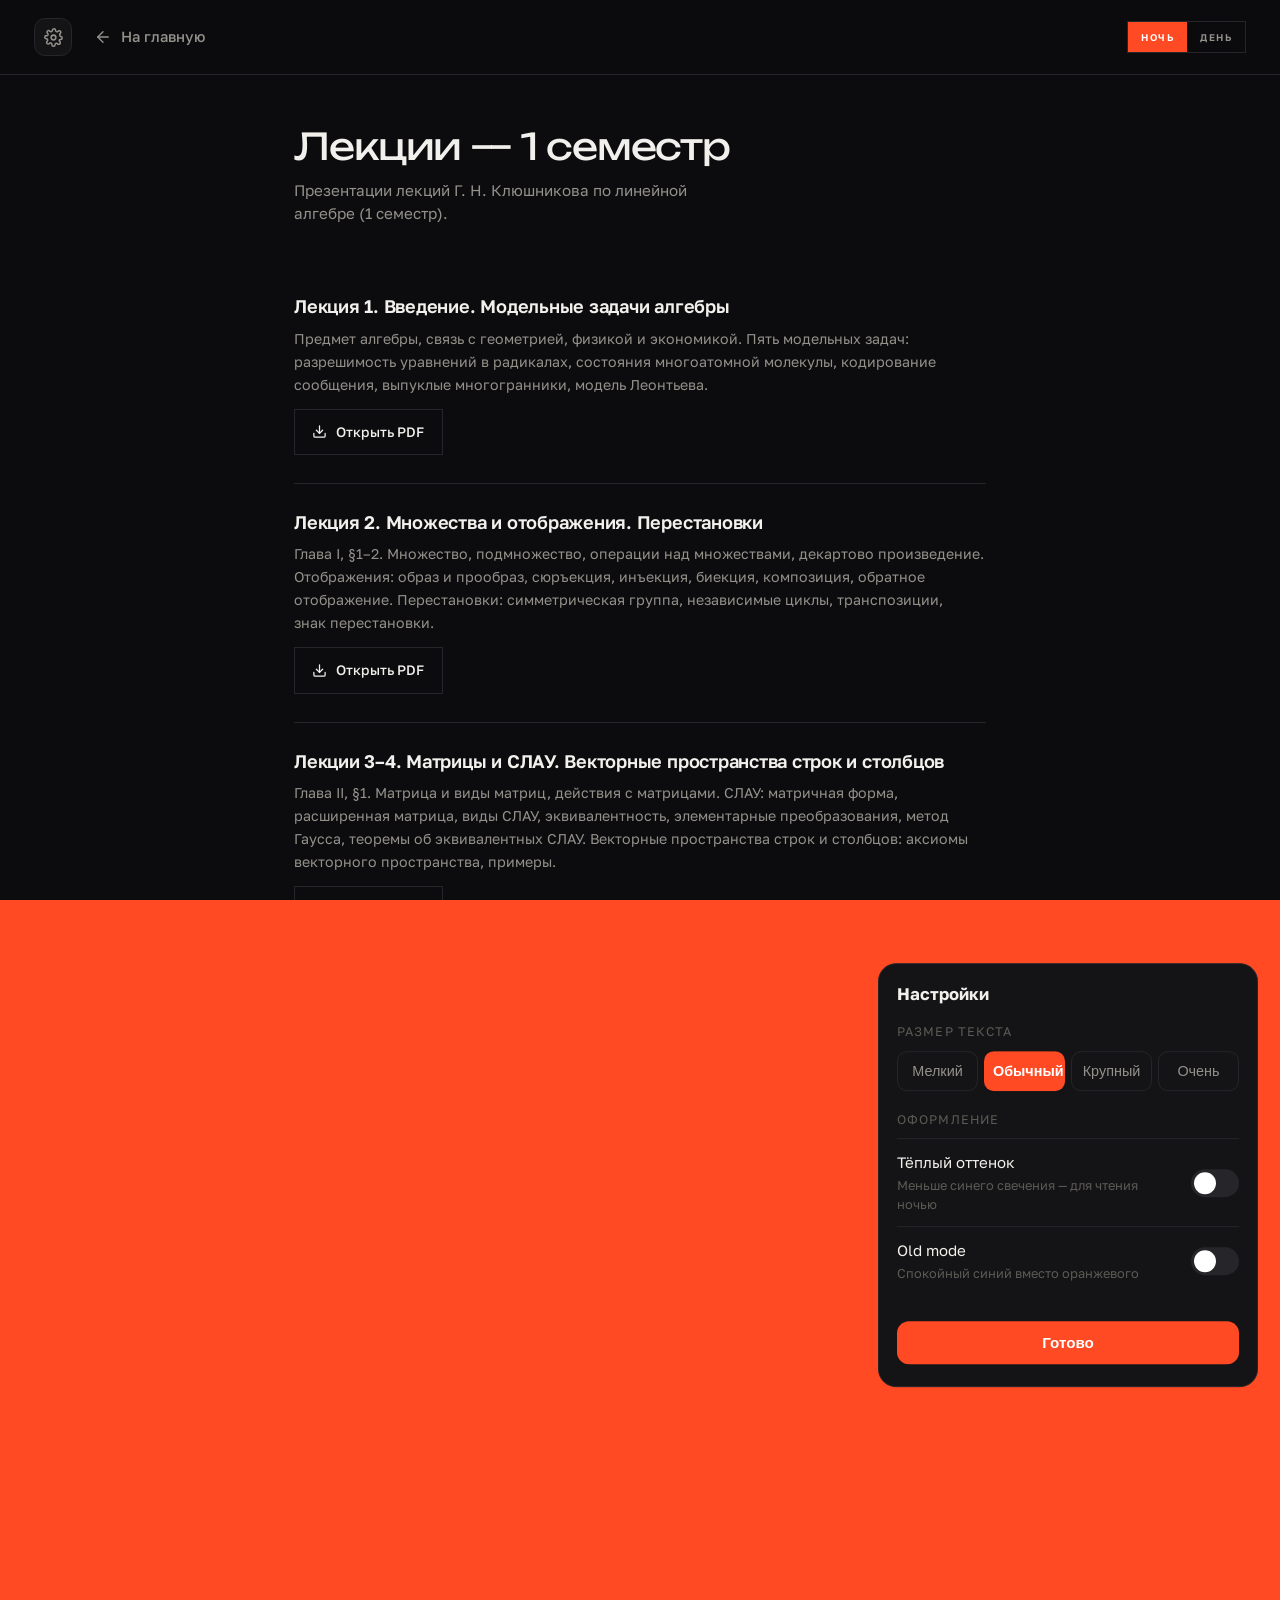
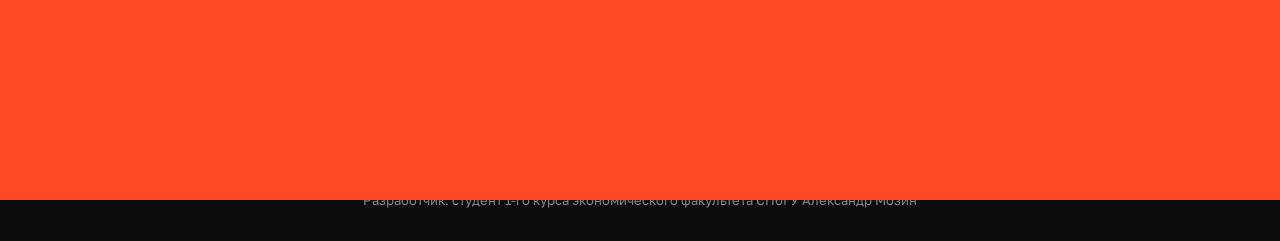
<file: lekcii-sem1.html>
<!DOCTYPE html>
<html lang="ru" data-theme="dusk" data-motion="full">
<head>
<meta charset="UTF-8">
<meta name="viewport" content="width=device-width, initial-scale=1, viewport-fit=cover">
<title>MoziHelper — Лекции 1 семестр</title>
<script>(function(){var h=document.documentElement;try{h.setAttribute('data-theme',localStorage.getItem('la_theme')||'dusk');h.setAttribute('data-motion',localStorage.getItem('la_motion')||'full');/* оформление применяем до первой отрисовки, иначе шторка мелькает прежним цветом */if(localStorage.getItem('la_old')==='1')h.setAttribute('data-old','1');if(localStorage.getItem('la_warm')==='1')h.setAttribute('data-warm','1');var _fs=localStorage.getItem('la_fs');if(_fs&&_fs!=='m')h.setAttribute('data-fs',_fs);if(sessionStorage.getItem('la_sweep')){sessionStorage.removeItem('la_sweep');h.classList.add('arriving','no-intro');}}catch(e){h.setAttribute('data-theme','dusk');h.setAttribute('data-motion','full');}})();</script>
<link rel="preconnect" href="https://fonts.googleapis.com">
<link rel="preconnect" href="https://fonts.gstatic.com" crossorigin>
<link href="https://fonts.googleapis.com/css2?family=Unbounded:wght@400;500;700&family=Golos+Text:wght@400;500;600&display=swap" rel="stylesheet">
<style>
/* ═══ Old mode: спокойный синий вместо оранжевого ═════════════════
   Работает поверх любой темы — и тёмной, и светлой. Меняется акцент,
   шторка перехода и активные элементы. */
html[data-old="1"][data-theme="dusk"]{
  --hot:#1877f2; --hot-2:#1877f2; --hot-ink:#fff; --flood:#1877f2;
  /* карточки и разборы используют свои переменные — красим и их */
  --ruby:#1877f2; --ruby-light:#4293ff; --ruby-deep:#0d5fd0;
  --sky:#1877f2;  --sky-light:#4293ff;  --sky-deep:#0d5fd0;
  --purple:#1877f2; --purple-light:#4293ff; --purple-deep:#0d5fd0;
  --purple-glow:rgba(24,119,242,.16); --ruby-glow:rgba(24,119,242,.16);
  --sky-glow:rgba(24,119,242,.16); --glow:rgba(24,119,242,.16);
  --accent:#1877f2;
}
html[data-old="1"][data-theme="paper"]{
  --hot:#0866ff; --hot-2:#0866ff; --hot-ink:#fff; --flood:#0866ff;
  --ruby:#0866ff; --ruby-light:#4a92ff; --ruby-deep:#0550cc;
  --sky:#0866ff;  --sky-light:#4a92ff;  --sky-deep:#0550cc;
  --purple:#0866ff; --purple-light:#4a92ff; --purple-deep:#0550cc;
  --purple-glow:rgba(8,102,255,.12); --ruby-glow:rgba(8,102,255,.12);
  --sky-glow:rgba(8,102,255,.12); --glow:rgba(8,102,255,.12);
  --accent:#0866ff;
}


[data-theme="dusk"]{
  --bg:#0c0c0e; --bg-2:#141416; --ink:#f2f0ec; --ink-2:#94918b; --ink-3:#5c5a55;
  --rule:#26262a; --hot:#ff4a24; --hot-2:#ff4a24; --hot-ink:#fff; --flood:#ff4a24;
  --bar:rgba(12,12,14,.86);
  color-scheme:dark;
}
[data-theme="paper"]{
  --bg:#f7f4ef; --bg-2:#ffffff; --ink:#101012; --ink-2:#5a5852; --ink-3:#94918a;
  --rule:#dedad2; --hot:#e03c14; --hot-2:#e03c14; --hot-ink:#fff; --flood:#e03c14;
  --bar:rgba(247,244,239,.88);
  color-scheme:light;
}
*{margin:0;padding:0;box-sizing:border-box}
html{background:var(--bg);-webkit-text-size-adjust:100%}
body{
  font-family:'Golos Text',-apple-system,BlinkMacSystemFont,'Segoe UI',Roboto,sans-serif;
  background:var(--bg);color:var(--ink);min-height:100svh;line-height:1.5;
  -webkit-font-smoothing:antialiased;-moz-osx-font-smoothing:grayscale;
  transition:background .45s ease,color .45s ease;
}
a{color:var(--hot)}
a:hover{color:var(--ink)}
::selection{background:var(--hot);color:var(--hot-ink)}

/* ── верхняя панель ── */
.topbar{
  position:sticky;top:0;z-index:50;display:flex;align-items:center;gap:14px;
  padding:calc(env(safe-area-inset-top,0px) + 10px) 18px 10px;
  background:var(--bar);backdrop-filter:blur(18px);-webkit-backdrop-filter:blur(18px);
  border-bottom:1px solid var(--rule);
}
.topbar-home{
  margin-right:auto;display:inline-flex;align-items:center;gap:9px;min-height:46px;
  font-size:.92rem;font-weight:500;color:var(--ink-2);text-decoration:none;
  transition:color .22s ease;-webkit-tap-highlight-color:transparent;
}
.topbar-home:hover{color:var(--ink)}
.topbar-home svg{flex-shrink:0;transition:transform .3s cubic-bezier(.2,.9,.2,1)}
.topbar-home:hover svg{transform:translateX(-3px)}

.tsw{position:relative;display:inline-flex;flex-shrink:0;border:1px solid var(--rule)}
.tsw-knob{position:absolute;top:0;bottom:0;left:0;width:50%;background:var(--hot);transition:transform .42s cubic-bezier(.65,0,.15,1)}
[data-theme="paper"] .tsw-knob{transform:translateX(100%)}
.tsw-b{
  position:relative;z-index:1;border:0;background:transparent;cursor:pointer;font-family:inherit;
  font-size:.605rem;font-weight:600;letter-spacing:.15em;text-transform:uppercase;
  padding:11px 13px 10px;color:var(--ink-2);line-height:1;
  transition:color .32s ease;-webkit-tap-highlight-color:transparent;
}
.tsw-b::before{content:'';position:absolute;inset:-8px -3px}
.tsw-b:first-of-type::before{left:-10px}
.tsw-b:last-of-type::before{right:-10px}
[data-theme="dusk"] .tsw-b[data-t="dusk"],
[data-theme="paper"] .tsw-b[data-t="paper"]{color:var(--hot-ink)}
.tsw-b:focus-visible{outline:2px solid var(--hot);outline-offset:4px}

main{max-width:760px;margin:0 auto;padding:34px 20px calc(env(safe-area-inset-bottom,0px) + 64px)}

/* ── титул страницы ── */
.page-title{
  font-family:'Unbounded',sans-serif;font-weight:400;
  font-size:clamp(1.55rem,7vw,2.3rem);line-height:1.08;letter-spacing:-.03em;
  margin-bottom:12px;
  opacity:0;transform:translateY(10px);
  animation:rise .8s cubic-bezier(.16,1,.3,1) .05s forwards;
}
.page-sub{
  color:var(--ink-2);font-size:.95rem;margin-bottom:34px;max-width:46ch;text-wrap:pretty;
  opacity:0;animation:fd .7s ease .28s forwards;
}
@keyframes rise{to{opacity:1;transform:none}}
@keyframes fd{to{opacity:1}}

/* ── книга: строка, а не карточка ── */
.res{
  display:flex;flex-direction:column;align-items:flex-start;gap:9px;
  padding:22px 0 24px;border-bottom:1px solid var(--rule);
}
.res-title{
  font-size:1.06rem;font-weight:600;line-height:1.34;letter-spacing:-.013em;
  text-wrap:pretty;transition:color .25s ease;
}
.res-cite{color:var(--ink-2);font-size:.855rem;line-height:1.62;text-wrap:pretty}
.res:hover .res-title{color:var(--hot-2)}

/* ── кнопка: та же заливка снизу вверх, что на билетах главной ── */
.dl{
  position:relative;margin-top:3px;
  display:inline-flex;align-items:center;gap:9px;min-height:46px;padding:12px 17px;
  font-family:inherit;font-size:.855rem;font-weight:500;letter-spacing:.01em;
  color:var(--ink);text-decoration:none;border:1px solid var(--rule);
  background-image:linear-gradient(var(--hot),var(--hot));
  background-repeat:no-repeat;background-position:0 100%;background-size:100% 0;
  transition:background-size .42s cubic-bezier(.66,0,.2,1),color .3s ease .04s,border-color .3s ease;
  -webkit-tap-highlight-color:transparent;
}
.dl svg{width:15px;height:15px;flex-shrink:0}
.dl:hover,.dl:active{color:var(--hot-ink);border-color:var(--hot);background-size:100% 100%}
.dl:focus-visible{outline:2px solid var(--hot);outline-offset:3px}
.dl.is-dl svg{animation:dlBounce .52s cubic-bezier(.34,1.56,.64,1)}
@keyframes dlBounce{
  0%{transform:translateY(0)}
  35%{transform:translateY(4px)}
  70%{transform:translateY(-2px)}
  100%{transform:translateY(0)}
}

/* ── примечание ── */
.note-box{
  margin-top:40px;padding-top:22px;border-top:1px solid var(--rule);
  color:var(--ink-3);font-size:.845rem;line-height:1.65;max-width:56ch;text-wrap:pretty;
}

/* ── разделитель раздела ── */
.section-head{
  margin:46px 0 2px;padding-top:32px;border-top:1px solid var(--rule);
  font-size:.72rem;font-weight:600;letter-spacing:.2em;text-transform:uppercase;
  color:var(--hot-2);
}

/* ── появление при прокрутке ── */
.reveal{opacity:0;transform:translateY(18px);transition:opacity .6s ease,transform .6s cubic-bezier(.22,1,.36,1)}
.reveal.in{opacity:1;transform:none}

/* ── шторка смены темы и уход со страницы ── */
.curtain,.flood{position:fixed;inset:0;background:var(--flood);transform:translate3d(0,100%,0);pointer-events:none}
.curtain{z-index:98;will-change:transform;contain:strict}
.flood{z-index:99}
.curtain.up{transform:translate3d(0,0,0);transition:transform .42s cubic-bezier(.65,0,.25,1)}
.curtain.out{transform:translate3d(0,-100%,0);transition:transform .5s cubic-bezier(.35,0,.15,1)}
/* ── приход под шторкой: контент уже отрисован, полотно просто уезжает ── */
html.arriving .curtain{
  transform:translate3d(0,0,0);
  animation:curtainAway .5s cubic-bezier(.35,0,.15,1) 2.4s forwards!important;
}
html.arriving .curtain.out{transform:translate3d(0,-100%,0);transition:transform .5s cubic-bezier(.35,0,.15,1)!important}
/* пока полотно закрыто — на странице не движется вообще ничего */
html.arriving *,html.arriving *::before,html.arriving *::after{animation:none!important;transition:none!important}
@keyframes curtainAway{to{transform:translate3d(0,-100%,0)}}
html.sweeping,html.sweeping body{transition:none!important}
html.no-intro .page-title,html.no-intro .page-sub{opacity:1!important;transform:none!important;animation:none!important}
html.no-intro .reveal{opacity:1!important;transform:none!important;transition:none!important}
body.leaving .flood{transform:none;transition:transform .42s cubic-bezier(.66,0,.2,1)}

@media (min-width:760px){
  .topbar{padding:14px 34px}
  main{padding:52px 34px 96px}
  .page-sub{margin-bottom:44px}
  .res{padding:26px 0 28px}
  .res-title{font-size:1.14rem}
  .res-cite{font-size:.885rem}
}

[data-motion="calm"] *{animation-duration:.01ms!important;animation-delay:0s!important;transition-duration:.01ms!important}
[data-motion="calm"] .page-title,[data-motion="calm"] .page-sub{opacity:1;transform:none}
[data-motion="calm"] .reveal{opacity:1;transform:none}


/* ═══ Плавность шторки на iOS ═════════════════════════════════════
   В Safari тормозит не сама анимация, а то, что браузер параллельно
   пересчитывает страницу под шторкой. На время перехода снимаем с него
   всю лишнюю работу — так делают нативные приложения. */

/* 1. Шторка живёт на собственном слое графики и не тянет за собой содержимое. */
.curtain{
  will-change:transform;
  contain:layout paint style;
  -webkit-backface-visibility:hidden;backface-visibility:hidden;
}

/* 2. Пока идёт переход, страница под шторкой заморожена: ничего не
      анимируется, не прокручивается и не пересчитывается. */
/* 3. Размытие панелей — самый дорогой эффект в Safari. Во время перехода
      выключаем его полностью. */
html.sweeping .topbar,html.sweeping .tabbar,html.sweeping .backdrop,
html.sweeping .sidebar,html.arriving .topbar,html.arriving .tabbar,
html.arriving .backdrop,html.arriving .sidebar{
  -webkit-backdrop-filter:none!important;backdrop-filter:none!important;
}
</style>
<link rel="manifest" href="manifest.webmanifest">
<meta name="theme-color" content="#0c0c0e" media="(prefers-color-scheme: dark)">
<meta name="theme-color" content="#f7f4ef" media="(prefers-color-scheme: light)">
<meta name="apple-mobile-web-app-capable" content="yes">
<meta name="apple-mobile-web-app-status-bar-style" content="black-translucent">
<meta name="apple-mobile-web-app-title" content="MoziHelper">
<link rel="apple-touch-icon" href="apple-touch-icon.png">
<link rel="icon" href="icon-192.png" type="image/png">
</head>
<body>
<div class="curtain" id="curtain" aria-hidden="true"></div>
<div class="flood" aria-hidden="true"></div>

  <header class="topbar">
    <a class="topbar-home" href="index.html"><svg viewBox="0 0 24 24" width="18" height="18" fill="none" stroke="currentColor" stroke-width="1.8" stroke-linecap="round" stroke-linejoin="round"><line x1="19" y1="12" x2="5" y2="12"/><polyline points="12 19 5 12 12 5"/></svg><span>На главную</span></a>
    <div class="tsw" role="group" aria-label="Тема оформления">
      <span class="tsw-knob" aria-hidden="true"></span>
      <button class="tsw-b" data-t="dusk" onclick="pickTheme(event,'dusk')">Ночь</button>
      <button class="tsw-b" data-t="paper" onclick="pickTheme(event,'paper')">День</button>
    </div>
  </header>

  <main>
    <h1 class="page-title">Лекции — 1 семестр</h1>
    <p class="page-sub">Презентации лекций Г. Н. Клюшникова по линейной алгебре (1 семестр).</p>

      <div class="res">
        <h2 class="res-title">Лекция 1. Введение. Модельные задачи алгебры</h2>
        <p class="res-cite">Предмет алгебры, связь с геометрией, физикой и экономикой. Пять модельных задач: разрешимость уравнений в радикалах, состояния многоатомной молекулы, кодирование сообщения, выпуклые многогранники, модель Леонтьева.</p>
        <a class="dl" href="lecturessem1/ЛА_Лекция1.pdf"><svg viewBox="0 0 24 24" fill="none" stroke="currentColor" stroke-width="2" stroke-linecap="round" stroke-linejoin="round"><path d="M21 15v4a2 2 0 0 1-2 2H5a2 2 0 0 1-2-2v-4"/><polyline points="7 10 12 15 17 10"/><line x1="12" y1="15" x2="12" y2="3"/></svg>Открыть PDF</a>
      </div>
      <div class="res">
        <h2 class="res-title">Лекция 2. Множества и отображения. Перестановки</h2>
        <p class="res-cite">Глава I, §1–2. Множество, подмножество, операции над множествами, декартово произведение. Отображения: образ и прообраз, сюръекция, инъекция, биекция, композиция, обратное отображение. Перестановки: симметрическая группа, независимые циклы, транспозиции, знак перестановки.</p>
        <a class="dl" href="lecturessem1/ЛА_Лекция2.pdf"><svg viewBox="0 0 24 24" fill="none" stroke="currentColor" stroke-width="2" stroke-linecap="round" stroke-linejoin="round"><path d="M21 15v4a2 2 0 0 1-2 2H5a2 2 0 0 1-2-2v-4"/><polyline points="7 10 12 15 17 10"/><line x1="12" y1="15" x2="12" y2="3"/></svg>Открыть PDF</a>
      </div>
      <div class="res">
        <h2 class="res-title">Лекции 3–4. Матрицы и СЛАУ. Векторные пространства строк и столбцов</h2>
        <p class="res-cite">Глава II, §1. Матрица и виды матриц, действия с матрицами. СЛАУ: матричная форма, расширенная матрица, виды СЛАУ, эквивалентность, элементарные преобразования, метод Гаусса, теоремы об эквивалентных СЛАУ. Векторные пространства строк и столбцов: аксиомы векторного пространства, примеры.</p>
        <a class="dl" href="lecturessem1/ЛА_Лекции3-4.pdf"><svg viewBox="0 0 24 24" fill="none" stroke="currentColor" stroke-width="2" stroke-linecap="round" stroke-linejoin="round"><path d="M21 15v4a2 2 0 0 1-2 2H5a2 2 0 0 1-2-2v-4"/><polyline points="7 10 12 15 17 10"/><line x1="12" y1="15" x2="12" y2="3"/></svg>Открыть PDF</a>
      </div>
      <div class="res">
        <h2 class="res-title">Лекции 10–11. Линейные операторы</h2>
        <p class="res-cite">Линейные операторы, матрица оператора, ядро и образ, собственные значения и собственные векторы.</p>
        <a class="dl" href="lecturessem1/ЛА_Лекции10-11.pdf"><svg viewBox="0 0 24 24" fill="none" stroke="currentColor" stroke-width="2" stroke-linecap="round" stroke-linejoin="round"><path d="M21 15v4a2 2 0 0 1-2 2H5a2 2 0 0 1-2-2v-4"/><polyline points="7 10 12 15 17 10"/><line x1="12" y1="15" x2="12" y2="3"/></svg>Открыть PDF</a>
      </div>
      <div class="res">
        <h2 class="res-title">Лекция 12. Евклидовы пространства</h2>
        <p class="res-cite">Скалярное произведение, симметричная билинейная форма, норма, ортогональность, ортонормированный базис.</p>
        <a class="dl" href="lecturessem1/ЛА_Лекция12.pdf"><svg viewBox="0 0 24 24" fill="none" stroke="currentColor" stroke-width="2" stroke-linecap="round" stroke-linejoin="round"><path d="M21 15v4a2 2 0 0 1-2 2H5a2 2 0 0 1-2-2v-4"/><polyline points="7 10 12 15 17 10"/><line x1="12" y1="15" x2="12" y2="3"/></svg>Открыть PDF</a>
      </div>

    <div class="note-box">
      Презентации предоставлены лектором Г. Н. Клюшниковым. Со временем материалы могут обновляться.
      Если какая-то лекция не открывается — напишите, добавлю.
    </div>
  </main>

<script>
function calm(){return document.documentElement.getAttribute('data-motion')==='calm';}
function applyTheme(n){
  document.documentElement.setAttribute('data-theme',n);
  try{localStorage.setItem('la_theme',n);}catch(e){}
}
function sweep(mid){
  var c=document.getElementById('curtain');
  if(!c||calm()||c.dataset.busy){if(mid)mid();return;}
  c.dataset.busy='1';
  c.classList.remove('out');c.classList.add('up');
  setTimeout(function(){
    if(mid)mid();
    c.classList.add('out');
    setTimeout(function(){
      c.style.transition='none';c.classList.remove('up','out');
      requestAnimationFrame(function(){c.style.transition='';c.removeAttribute('data-busy');});
    },470);
  },400);
}
function pickTheme(ev,next){
  if((document.documentElement.getAttribute('data-theme')||'dusk')===next)return;
  sweep(function(){applyTheme(next);});
}

/* ── Переход между страницами одним движением ──
   Уходящая страница закрывает экран шторкой и НЕ уводит её обратно;
   доигрывает уже новая страница (флаг la_sweep → html.arriving),
   причём её содержимое отрисовано без анимаций входа. Раньше уход и приход
   играли по отдельности — отсюда и виделся лаг с лишней анимацией. */
function leavePage(href){
  var c=document.getElementById('curtain');
  if(!c||calm()){location.href=href;return;}
  if(c.getAttribute('data-busy'))return;
  c.setAttribute('data-busy','1');
  document.documentElement.classList.add('sweeping');
  try{sessionStorage.setItem('la_sweep','1');}catch(e){}
  /* переход по таймеру, а НЕ по transitionend: на тяжёлой странице событие может не прийти */
  requestAnimationFrame(function(){requestAnimationFrame(function(){c.classList.add('up');});});
  setTimeout(function(){location.href=href;},420);
}
function finishArrival(){
  var h=document.documentElement;
  if(!h.classList.contains('arriving'))return;
  var c=document.getElementById('curtain');
  if(!c){h.classList.remove('arriving');return;}
  requestAnimationFrame(function(){requestAnimationFrame(function(){
    c.classList.add('out');
    setTimeout(function(){
      c.style.transition='none';c.classList.remove('up','out');
      h.classList.remove('sweeping','arriving');
      requestAnimationFrame(function(){c.style.transition='';});
    },480);
  });});
}
if(document.readyState==='loading')document.addEventListener('DOMContentLoaded',finishArrival);
else finishArrival();

/* появление карточек волной */
(function(){
  var items=document.querySelectorAll('.res, .section-head');
  if(calm()||!('IntersectionObserver' in window)){
    items.forEach(function(el){el.classList.add('reveal','in');});
    return;
  }
  items.forEach(function(el){el.classList.add('reveal');});
  var io=new IntersectionObserver(function(entries){
    entries.forEach(function(en){
      if(!en.isIntersecting)return;
      var el=en.target;
      el.style.transitionDelay=(el._d||0)+'ms';
      el.classList.add('in');
      io.unobserve(el);
    });
  },{rootMargin:'0px 0px -8% 0px',threshold:.08});
  items.forEach(function(el,i){el._d=(i%4)*70;io.observe(el);});
})();

/* отскок иконки при скачивании */
(function(){
  if(calm())return;
  document.querySelectorAll('.dl').forEach(function(btn){
    btn.addEventListener('click',function(){
      btn.classList.remove('is-dl');
      void btn.offsetWidth;
      btn.classList.add('is-dl');
    });
  });
})();

/* уход со страницы и открытие PDF — той же шторкой.
   Если PDF не открывается, а скачивается, шторка сама уходит за верх и страница остаётся */
(function(){
  if(calm())return;
  document.querySelectorAll('a[href$=".html"], a[href$=".pdf"]').forEach(function(a){
    a.addEventListener('click',function(e){
      if(e.metaKey||e.ctrlKey||e.shiftKey||a.target)return;
      var href=a.getAttribute('href');
      if(!href)return;
      e.preventDefault();
      leavePage(href);
    });
  });
})();
</script>
<script>
/* офлайн-режим: сайт открывается без сети */
if ('serviceWorker' in navigator) {
  addEventListener('load', function(){
    navigator.serviceWorker.register('sw.js').catch(function(){});
  });
}
</script>

<script>
/* Возврат «назад»: страница восстанавливается из кэша браузера в том виде,
   в каком её покинули — со шторкой на весь экран. DOMContentLoaded при этом
   не срабатывает, поэтому сбрасываем шторку по pageshow. */
(function () {
  function reset() {
    var c = document.getElementById('curtain');
    var h = document.documentElement;
    h.classList.remove('sweeping', 'arriving');
    if (!c) return;
    c.style.transition = 'none';
    c.classList.remove('up', 'out');
    c.removeAttribute('data-busy');
    requestAnimationFrame(function () { c.style.transition = ''; });
  }
  /* ТОЛЬКО при возврате из кэша браузера (кнопка «назад»).
     На обычной загрузке трогать шторку нельзя — она в этот момент штатно
     закрывает экран, и сброс ломал анимацию прихода на каждой странице. */
  addEventListener('pageshow', function (e) { if (e && e.persisted) reset(); });
})();
</script>
<script>
(function () {
  var URL_BASE = "https://mozihelper-counter.mozihelper.workers.dev";

  /* Идентификатор вкладки: нужен, чтобы сигнал о выходе попал
     ровно в ту же запись, что и сигнал о входе. */
  var sid = Math.random().toString(36).slice(2, 10);
  var start = Date.now();
  var page = location.pathname;
  var sent = false;

  function body(extra) {
    var o = { sid: sid, ts: start, p: page };
    if (extra) for (var k in extra) o[k] = extra[k];
    return JSON.stringify(o);
  }

  try {
    fetch(URL_BASE + "/hit", {
      method: "POST",
      headers: { "Content-Type": "text/plain" },
      body: body(),
      keepalive: true,
      cache: "no-store"
    }).catch(function () {});
  } catch (e) {}

  /* Выход шлём через sendBeacon: обычный fetch при закрытии вкладки
     не успевает уйти. Тип text/plain выбран намеренно — с json
     браузер сначала отправил бы предварительный запрос CORS,
     который при закрытии вкладки тоже не успевает. */
  function bye() {
    if (sent) return;
    sent = true;
    var payload = body({ end: Date.now() });
    try {
      if (navigator.sendBeacon) {
        navigator.sendBeacon(URL_BASE + "/bye",
          new Blob([payload], { type: "text/plain" }));
      } else {
        fetch(URL_BASE + "/bye", { method: "POST", body: payload, keepalive: true })
          .catch(function () {});
      }
    } catch (e) {}
  }

  addEventListener("pagehide", bye);
  addEventListener("visibilitychange", function () {
    if (document.visibilityState === "hidden") bye();
  });
})();
</script>

<script>
/* Цвет системных полос Safari (сверху и снизу).
   Раньше он зависел от системной темы телефона, а не от темы сайта, и вдобавок
   браузер мог брать цвет у шторки — полосы получались рыжими. Теперь цвет берётся
   из фона выбранной темы и обновляется при её переключении. */
(function () {
  var H = document.documentElement;
  function paintBars() {
    var bg = getComputedStyle(H).getPropertyValue('--bg').trim() || '#0c0c0e';
    var list = document.querySelectorAll('meta[name="theme-color"]');
    for (var i = 0; i < list.length; i++) list[i].remove();
    var m = document.createElement('meta');
    m.setAttribute('name', 'theme-color');
    m.setAttribute('content', bg);
    document.head.appendChild(m);
  }
  paintBars();
  new MutationObserver(paintBars).observe(H, { attributes: true, attributeFilter: ['data-theme'] });
  /* Safari иногда читает цвет полос до того, как применится тема, поэтому
     повторяем после полной загрузки и ещё раз чуть позже. */
  addEventListener('load', paintBars);
  setTimeout(paintBars, 400);
  setTimeout(paintBars, 1200);
})();
</script>

<!-- Предварительная подготовка следующей страницы.
     Приём, которым пользуются крупные сайты: браузер заранее готовит страницу
     в фоне, и переход происходит мгновенно — разбирать разметку в этот момент
     уже не нужно. Функционал страниц не меняется. -->
<script>
/* Для браузеров без предварительного рендеринга (в том числе Safari):
   при первом касании ссылки заранее подтягиваем страницу в кэш, чтобы к моменту
   перехода её не пришлось скачивать. */
(function () {
  var done = Object.create(null);
  function warm(href) {
    if (!href || done[href]) return;
    if (!/\.html($|[?#])/.test(href) || /^(https?:)?\/\//.test(href)) return;
    done[href] = 1;
    var l = document.createElement('link');
    l.rel = 'prefetch';
    l.href = href;
    l.as = 'document';
    document.head.appendChild(l);
    try { fetch(href, { cache: 'force-cache', mode: 'same-origin' }).catch(function () {}); } catch (e) {}
  }
  function pick(e) {
    var a = e.target && e.target.closest ? e.target.closest('a[href]') : null;
    if (a) warm(a.getAttribute('href'));
  }
  addEventListener('touchstart', pick, { passive: true, capture: true });
  addEventListener('mouseover', pick, { passive: true, capture: true });
  /* Автоматический прогрев разделов убран: он тянул в фоне сотни килобайт и
     мог совпасть с прокруткой или переходом. Прогрев остаётся только по
     касанию ссылки — ровно тогда, когда переход действительно предстоит. */
})();
</script>

<style>
/* ═══ Приложение: установка и обновление ═══ */
.mozi-app{
  position:fixed;left:14px;right:14px;bottom:calc(14px + env(safe-area-inset-bottom,0px));
  z-index:130;display:none;gap:12px;align-items:center;padding:13px 15px;border-radius:16px;
  background:var(--bg-2, var(--bg-elev, var(--bg-card, #15161a)));border:1px solid var(--rule, var(--border, #2a2f38));
  box-shadow:0 14px 34px rgba(0,0,0,.4);opacity:0;transform:translateY(14px);
  transition:opacity .35s ease,transform .35s ease;font-size:.92rem;line-height:1.35;
}
.mozi-app.on{display:flex;opacity:1;transform:none;}
.mozi-app .t{flex:1;color:var(--ink, #eceef2);}
.mozi-app .t b{display:block;margin-bottom:1px;}
.mozi-app .t span{color:var(--ink-2, var(--ink-soft, #a4abb8));font-size:.84rem;}
.mozi-app button{border:0;border-radius:10px;padding:9px 14px;font-size:.88rem;font-weight:600;
  background:var(--hot, var(--accent, #ff4a24));color:var(--hot-ink,#fff);cursor:pointer;white-space:nowrap;}
.mozi-app .x{background:transparent;color:var(--ink-3, var(--ink-mute, #687081));font-size:1.25rem;padding:2px 6px;font-weight:400;}
@media (min-width:640px){.mozi-app{left:auto;right:22px;max-width:400px;}}
</style>

<div class="mozi-app" id="moziApp" role="dialog" aria-live="polite">
  <div class="t"><b id="moziAppTitle"></b><span id="moziAppText"></span></div>
  <button id="moziAppGo" type="button"></button>
  <button class="x" id="moziAppNo" type="button" aria-label="Скрыть">&times;</button>
</div>

<script>
/* Две функции приложения:
   1. Предложение установить на домашний экран (на iPhone — инструкция,
      потому что системного диалога установки там нет).
   2. Уведомление о новой версии: страницы отдаются из кэша ради скорости,
      поэтому без такого уведомления обновление сайта дошло бы не сразу. */
(function () {
  var box = document.getElementById('moziApp');
  if (!box) return;
  var title = document.getElementById('moziAppTitle'),
      text  = document.getElementById('moziAppText'),
      go    = document.getElementById('moziAppGo'),
      no    = document.getElementById('moziAppNo'),
      deferred = null, mode = null;

  function inApp(){ return matchMedia('(display-mode: standalone)').matches || navigator.standalone === true; }
  /* отказ запоминаем на 30 дней, а не навсегда: иначе один случайный
     клик по крестику навсегда лишал бы возможности установить приложение */
  function muted(){
    try {
      var v = localStorage.getItem('mozi_app_off');
      if (!v) return false;
      if (v === '1') { localStorage.removeItem('mozi_app_off'); return false; }
      return (Date.now() - Number(v)) < 30 * 24 * 3600 * 1000;
    } catch(e){ return false; }
  }
  function show(kind, t, s, btn){
    mode = kind; title.textContent = t; text.textContent = s; go.textContent = btn;
    box.classList.add('on');
  }
  function hide(save){
    box.classList.remove('on');
    if (save) { try { localStorage.setItem('mozi_app_off', String(Date.now())); } catch(e){} }
  }

  /* ── установка ── */
  addEventListener('beforeinstallprompt', function (e) {
    e.preventDefault(); deferred = e;
    if (!muted() && !inApp()) setTimeout(function(){ if(!mode) show('install','Установить MoziHelper','Работает офлайн, открывается с домашнего экрана','Установить'); }, 2500);
  });
  var iOS = /iPad|iPhone|iPod/.test(navigator.userAgent) ||
            (navigator.platform === 'MacIntel' && navigator.maxTouchPoints > 1);
  if (iOS && !inApp() && !muted()) {
    setTimeout(function(){ if(!mode) show('install','Установить MoziHelper','Нажмите «Поделиться», затем «На экран «Домой»»','Понятно'); }, 3000);
  }

  /* ── обновление ── */
  if ('serviceWorker' in navigator) {
    navigator.serviceWorker.ready.then(function (reg) {
      function watch(sw){
        if (!sw) return;
        sw.addEventListener('statechange', function () {
          if (sw.state === 'installed' && navigator.serviceWorker.controller) {
            show('update','Доступно обновление','Новая версия справочника готова','Обновить');
          }
        });
      }
      watch(reg.installing);
      reg.addEventListener('updatefound', function(){ watch(reg.installing); });
      setInterval(function(){ reg.update().catch(function(){}); }, 60 * 60 * 1000);
    }).catch(function(){});
  }

  go.addEventListener('click', function () {
    if (mode === 'update') { location.reload(); return; }
    if (deferred) { deferred.prompt(); deferred.userChoice.then(function(){ deferred = null; hide(true); }); }
    else hide(true);
  });
  no.addEventListener('click', function(){ hide(mode === 'install'); });

  /* Установка по требованию — из меню. Работает и после того,
     как баннер был закрыт: способ поставить приложение должен быть всегда. */
  window.moziInstall = function () {
    if (inApp()) { alert('MoziHelper уже установлен и запущен как приложение.'); return; }
    if (deferred) {
      deferred.prompt();
      deferred.userChoice.then(function(){ deferred = null; hide(false); });
      return;
    }
    var ua = navigator.userAgent;
    var msg;
    if (/iPad|iPhone|iPod/.test(ua) || (navigator.platform === 'MacIntel' && navigator.maxTouchPoints > 1))
      msg = 'Safari: нажмите «Поделиться», затем «На экран «Домой»».';
    else if (/Firefox/.test(ua))
      msg = 'Firefox не умеет устанавливать веб-приложения. Откройте сайт в Chrome, Edge или Яндекс.Браузере.';
    else if (/Android/.test(ua))
      msg = 'Меню браузера (три точки) → «Установить приложение».';
    else
      msg = 'Chrome или Edge: значок установки в правой части адресной строки, либо меню (три точки) → «Установить MoziHelper».\n\nЕсли пункта нет — обновите страницу с Ctrl+Shift+R и попробуйте снова.';
    alert(msg);
  };
})();
</script>

<style>
/* ═══ Сохранение материалов для работы без интернета ═══ */
.mozi-off{margin:26px auto 34px;max-width:720px;padding:16px 18px;border-radius:14px;
  background:var(--bg-2, var(--bg-elev, var(--bg-card, #15161a)));border:1px solid var(--rule, var(--border, #2a2f38));}
.mozi-off h3{margin:0 0 4px;font-size:.95rem;color:var(--ink, #eceef2);}
.mozi-off p{margin:0 0 12px;font-size:.85rem;color:var(--ink-2, var(--ink-soft, #a4abb8));line-height:1.45;}
.mozi-off button{border:0;border-radius:10px;padding:10px 16px;font-size:.9rem;font-weight:600;
  background:var(--hot, var(--accent, #ff4a24));color:var(--hot-ink,#fff);cursor:pointer;}
.mozi-off button:disabled{opacity:.55;cursor:default;}
.mozi-off .bar{height:6px;border-radius:4px;background:var(--rule, var(--border, #2a2f38));overflow:hidden;margin-top:12px;display:none;}
.mozi-off .bar i{display:block;height:100%;width:0;background:var(--hot, var(--accent, #ff4a24));transition:width .25s ease;}
.mozi-off .st{margin-top:8px;font-size:.82rem;color:var(--ink-2, var(--ink-soft, #a4abb8));}

/* ═══ Тёплый оттенок для чтения перед сном ═══════════════════════
   Смещает палитру в янтарную сторону: меньше синего свечения, глазам
   спокойнее ночью. Работает поверх любой темы, переключается отдельно. */
html[data-warm="1"][data-theme="dusk"]{
  --bg:#14100c; --bg-2:#1c1712; --ink:#f2e8da; --ink-2:#b0a494; --ink-3:#6d6459;
  --rule:#2f2820; --topbar-bg:rgba(20,16,12,.88);
}
html[data-warm="1"][data-theme="paper"]{
  --bg:#f7f0e2; --bg-2:#fffaf0; --ink:#191510; --ink-2:#5f574a; --ink-3:#98907f;
  --rule:#e0d6c2; --topbar-bg:rgba(247,240,226,.88);
}
</style>
<div class="mozi-off" id="moziOff">
  <h3>Читать без интернета</h3>
  <p id="moziOffText">Сохранить материалы этой страницы в память устройства — потом они открываются без сети.</p>
  <button id="moziOffGo" type="button">Сохранить</button>
  <div class="bar" id="moziOffBar"><i></i></div>
  <div class="st" id="moziOffSt"></div>
</div>
<script>
/* Скачивает файлы этой страницы в тот же кэш, из которого работает офлайн-режим.
   По требованию, а не автоматически: материалы весят много, и решать должен
   пользователь. Уже сохранённые файлы повторно не качаются. */
(function () {
  var box = document.getElementById('moziOff');
  if (!box || !('caches' in window)) { if (box) box.style.display='none'; return; }
  var go = document.getElementById('moziOffGo'),
      bar = document.getElementById('moziOffBar'),
      fill = bar.firstElementChild,
      st = document.getElementById('moziOffSt'),
      txt = document.getElementById('moziOffText');

  function files() {
    var out = [], seen = {};
    var links = document.querySelectorAll('a[href$=".pdf"], a[href*=".pdf?"]');
    for (var i = 0; i < links.length; i++) {
      var h = links[i].getAttribute('href');
      if (h && !seen[h] && !/^https?:\/\//i.test(h)) { seen[h] = 1; out.push(h); }
    }
    return out;
  }

  var list = files();
  if (!list.length) { box.style.display = 'none'; return; }
  txt.textContent = 'Сохранить материалы этой страницы (' + list.length + ' шт.) в память устройства — потом они открываются без сети.';

  /* Показываем, сколько уже сохранено */
  caches.open('mozi-files').then(function (c) {
    var done = 0;
    return Promise.all(list.map(function (u) {
      return c.match(u).then(function (m) { if (m) done++; });
    })).then(function () {
      if (done === list.length) { st.textContent = 'Все материалы уже сохранены'; go.disabled = true; go.textContent = 'Сохранено'; }
      else if (done) st.textContent = 'Уже сохранено: ' + done + ' из ' + list.length;
    });
  }).catch(function(){});

  go.addEventListener('click', function () {
    go.disabled = true; go.textContent = 'Сохраняю…';
    bar.style.display = 'block';
    caches.open('mozi-files').then(function (c) {
      var done = 0, failed = 0;
      function step(i) {
        if (i >= list.length) {
          st.textContent = failed ? ('Сохранено ' + done + ' из ' + list.length + ', не удалось: ' + failed)
                                  : 'Готово — материалы доступны без интернета';
          go.textContent = failed ? 'Повторить' : 'Сохранено';
          go.disabled = !failed;
          return;
        }
        c.match(list[i]).then(function (hit) {
          if (hit) { done++; next(i); return; }
          fetch(list[i], { cache: 'reload' }).then(function (res) {
            if (res && res.ok) return c.put(list[i], res).then(function(){ done++; });
            failed++;
          }).catch(function () { failed++; }).then(function () { next(i); });
        });
      }
      function next(i) {
        var p = Math.round((i + 1) / list.length * 100);
        fill.style.width = p + '%';
        st.textContent = 'Сохранено ' + (i + 1) + ' из ' + list.length;
        setTimeout(function () { step(i + 1); }, 30);
      }
      step(0);
    }).catch(function () { st.textContent = 'Не удалось сохранить'; go.disabled = false; go.textContent = 'Повторить'; });
  });
})();
</script>
<script>
/* Тёплый оттенок: отдельный переключатель, не связанный с ночь/день.
   Выбор запоминается. */
(function () {
  var H = document.documentElement;
  function apply(on){
    if (on) H.setAttribute('data-warm','1'); else H.removeAttribute('data-warm');
    try { localStorage.setItem('la_warm', on ? '1' : '0'); } catch(e){}
    var lab = document.getElementById('navWarmLabel');
    if (lab) lab.textContent = on ? 'Обычные цвета' : 'Тёплый оттенок';
  }
  try { if (localStorage.getItem('la_warm') === '1') H.setAttribute('data-warm','1'); } catch(e){}
  window.toggleWarm = function(){ apply(H.getAttribute('data-warm') !== '1'); };
  window.updateWarmNavItem = function(){
    var lab = document.getElementById('navWarmLabel');
    if (lab) lab.textContent = H.getAttribute('data-warm') === '1' ? 'Обычные цвета' : 'Тёплый оттенок';
  };
})();
</script><style>
/* ═══ Настройки: значок и панель ══════════════════════════════════ */
#msGear{
  position:fixed;z-index:140;
  left:calc(12px + env(safe-area-inset-left,0px));
  top:calc(10px + env(safe-area-inset-top,0px));
  width:38px;height:38px;display:flex;align-items:center;justify-content:center;
  border:1px solid var(--rule, var(--border, #2a2f38));border-radius:11px;
  background:var(--bg-2, var(--bg-elev, var(--bg-card, #15161a)));color:var(--ink-2, var(--ink-soft, #a4abb8));cursor:pointer;padding:0;
}
#msGear:active{transform:scale(.94)}
#msGear svg{width:19px;height:19px}
/* Если у страницы своя шапка — значок встаёт в неё, а не поверх */
body.ms-inbar #msGear{position:static;margin-right:8px;flex:0 0 auto;}

#msBack{position:fixed;inset:0;z-index:150;background:rgba(0,0,0,.5);
  opacity:0;pointer-events:none;transition:opacity .25s ease}
#msBack.on{opacity:1;pointer-events:auto}

#msPanel{
  position:fixed;z-index:151;left:0;right:0;bottom:0;
  background:var(--bg-2, var(--bg-elev, var(--bg-card, #15161a)));border-top:1px solid var(--rule, var(--border, #2a2f38));
  border-radius:18px 18px 0 0;padding:18px 18px calc(22px + env(safe-area-inset-bottom,0px));
  transform:translateY(101%);transition:transform .32s cubic-bezier(.3,.02,.2,1);
  max-height:82vh;overflow-y:auto;
}
#msPanel.on{transform:none}
#msPanel h2{margin:0 0 16px;font-size:1.05rem;color:var(--ink, #eceef2);}
#msPanel .grp{margin-bottom:20px}
#msPanel .lbl{font-size:.78rem;letter-spacing:.09em;text-transform:uppercase;
  color:var(--ink-3, var(--ink-mute, #687081));margin-bottom:9px}
#msPanel .seg{display:flex;gap:6px;flex-wrap:wrap}
#msPanel .seg button{flex:1 1 0;min-width:56px;border:1px solid var(--rule, var(--border, #2a2f38));
  border-radius:10px;padding:11px 8px;background:transparent;color:var(--ink-2, var(--ink-soft, #a4abb8));
  font-size:.9rem;cursor:pointer}
#msPanel .seg button.on{background:var(--hot, var(--accent, #ff4a24));color:var(--hot-ink,#fff);border-color:transparent;font-weight:600}
#msPanel .row{display:flex;align-items:center;justify-content:space-between;gap:12px;
  padding:12px 0;border-top:1px solid var(--rule, var(--border, #2a2f38))}
#msPanel .row .t{color:var(--ink, #eceef2);font-size:.94rem}
#msPanel .row .t i{display:block;font-style:normal;font-size:.8rem;color:var(--ink-3, var(--ink-mute, #687081));margin-top:2px}
#msPanel .sw{width:48px;height:28px;border-radius:16px;background:var(--rule, var(--border, #2a2f38));
  position:relative;cursor:pointer;border:0;flex:0 0 auto}
#msPanel .sw::after{content:"";position:absolute;top:3px;left:3px;width:22px;height:22px;
  border-radius:50%;background:#fff;transition:transform .22s ease}
#msPanel .sw.on{background:var(--hot, var(--accent, #ff4a24))}
#msPanel .sw.on::after{transform:translateX(20px)}
#msPanel .done{width:100%;margin-top:6px;border:0;border-radius:12px;padding:13px;
  background:var(--hot, var(--accent, #ff4a24));color:var(--hot-ink,#fff);font-size:.95rem;font-weight:600;cursor:pointer}
@media (min-width:640px){
  #msPanel{left:auto;right:22px;bottom:22px;width:380px;border-radius:18px;
    border:1px solid var(--rule, var(--border, #2a2f38));transform:translateY(120%)}
  #msPanel.on{transform:none}
}
/* Размер текста: масштабируется только содержимое, шапки и кнопки не трогаем */
html[data-fs="s"]  .questions-list,html[data-fs="s"]  .topic-page,
html[data-fs="s"]  .main,html[data-fs="s"]  .core{zoom:.92}
html[data-fs="l"]  .questions-list,html[data-fs="l"]  .topic-page,
html[data-fs="l"]  .main,html[data-fs="l"]  .core{zoom:1.12}
html[data-fs="xl"] .questions-list,html[data-fs="xl"] .topic-page,
html[data-fs="xl"] .main,html[data-fs="xl"] .core{zoom:1.26}

/* Кнопка настроек уходит на время перехода: раньше она оставалась
   поверх шторки и «висела» неподвижно. */
#msGear{z-index:90;transition:opacity .2s ease}
html.sweeping #msGear,html.arriving #msGear{opacity:0;pointer-events:none}
</style>

<button id="msGear" type="button" aria-label="Настройки">
  <svg viewBox="0 0 24 24" fill="none" stroke="currentColor" stroke-width="1.9" stroke-linecap="round" stroke-linejoin="round">
    <circle cx="12" cy="12" r="3"/><path d="M19.4 15a1.7 1.7 0 0 0 .3 1.9l.1.1a2 2 0 1 1-2.8 2.8l-.1-.1a1.7 1.7 0 0 0-1.9-.3 1.7 1.7 0 0 0-1 1.5V21a2 2 0 1 1-4 0v-.1A1.7 1.7 0 0 0 8.9 19a1.7 1.7 0 0 0-1.9.3l-.1.1a2 2 0 1 1-2.8-2.8l.1-.1a1.7 1.7 0 0 0 .3-1.9 1.7 1.7 0 0 0-1.5-1H3a2 2 0 1 1 0-4h.1A1.7 1.7 0 0 0 5 8.9a1.7 1.7 0 0 0-.3-1.9l-.1-.1a2 2 0 1 1 2.8-2.8l.1.1a1.7 1.7 0 0 0 1.9.3H9.6a1.7 1.7 0 0 0 1-1.5V3a2 2 0 1 1 4 0v.1a1.7 1.7 0 0 0 1 1.5 1.7 1.7 0 0 0 1.9-.3l.1-.1a2 2 0 1 1 2.8 2.8l-.1.1a1.7 1.7 0 0 0-.3 1.9V9.6a1.7 1.7 0 0 0 1.5 1H21a2 2 0 1 1 0 4h-.1a1.7 1.7 0 0 0-1.5 1z"/>
  </svg>
</button>

<div id="msBack"></div>
<div id="msPanel" role="dialog" aria-label="Настройки">
  <h2>Настройки</h2>

  <div class="grp">
    <div class="lbl">Размер текста</div>
    <div class="seg" id="msFs">
      <button data-v="s">Мелкий</button>
      <button data-v="m">Обычный</button>
      <button data-v="l">Крупный</button>
      <button data-v="xl">Очень</button>
    </div>
  </div>

  <div class="grp">
    <div class="lbl">Оформление</div>
    <div class="row">
      <div class="t">Тёплый оттенок<i>Меньше синего свечения — для чтения ночью</i></div>
      <button class="sw" id="msWarm" type="button" aria-label="Тёплый оттенок"></button>
    </div>
    <div class="row">
      <div class="t">Old mode<i>Спокойный синий вместо оранжевого</i></div>
      <button class="sw" id="msOld" type="button" aria-label="Old mode"></button>
    </div>
  </div>

  <button class="done" id="msDone" type="button">Готово</button>
</div>

<script>
/* Панель настроек: размер текста, тёплый оттенок, тема.
   Значок встаёт в шапку страницы, если она есть, иначе — в левый верхний угол. */
(function () {
  var H = document.documentElement;
  var gear = document.getElementById('msGear'),
      back = document.getElementById('msBack'),
      panel = document.getElementById('msPanel');
  if (!gear || !panel) return;

  /* размещение значка */
  var bar = document.querySelector('.topbar');
  if (bar) {
    document.body.classList.add('ms-inbar');
    bar.insertBefore(gear, bar.firstChild);
  }

  function open(){ back.classList.add('on'); panel.classList.add('on'); sync(); }
  function close(){ back.classList.remove('on'); panel.classList.remove('on'); }
  gear.addEventListener('click', open);
  back.addEventListener('click', close);
  document.getElementById('msDone').addEventListener('click', close);

  /* размер текста */
  var fsWrap = document.getElementById('msFs');
  function setFs(v){
    if (v === 'm') H.removeAttribute('data-fs'); else H.setAttribute('data-fs', v);
    try { localStorage.setItem('la_fs', v); } catch(e){}
    sync();
  }
  fsWrap.addEventListener('click', function (e) {
    var b = e.target.closest('button[data-v]');
    if (b) setFs(b.getAttribute('data-v'));
  });
  try { var saved = localStorage.getItem('la_fs'); if (saved && saved !== 'm') H.setAttribute('data-fs', saved); } catch(e){}

  /* переключатели */
  document.getElementById('msWarm').addEventListener('click', function () {
    if (window.toggleWarm) toggleWarm(); sync();
  });
  document.getElementById('msOld').addEventListener('click', function () {
    var on = H.getAttribute('data-old') === '1';
    if (on) H.removeAttribute('data-old'); else H.setAttribute('data-old', '1');
    try { localStorage.setItem('la_old', on ? '0' : '1'); } catch (e) {}
    sync();
  });
  try { if (localStorage.getItem('la_old') === '1') H.setAttribute('data-old', '1'); } catch (e) {}

  function sync(){
    var cur = H.getAttribute('data-fs') || 'm';
    var bs = fsWrap.querySelectorAll('button');
    for (var i = 0; i < bs.length; i++) bs[i].classList.toggle('on', bs[i].getAttribute('data-v') === cur);
    document.getElementById('msWarm').classList.toggle('on', H.getAttribute('data-warm') === '1');
    document.getElementById('msOld').classList.toggle('on', H.getAttribute('data-old') === '1');
  }
  sync();
})();
</script>
<div class="site-credit" style="text-align:center;padding:22px 16px 30px;font-size:13px;line-height:1.5;color:var(--ink-soft,#888)">Разработчик: студент 1-го курса экономического факультета СПбГУ Александр Мозин</div>
</body>
</html>
</file>
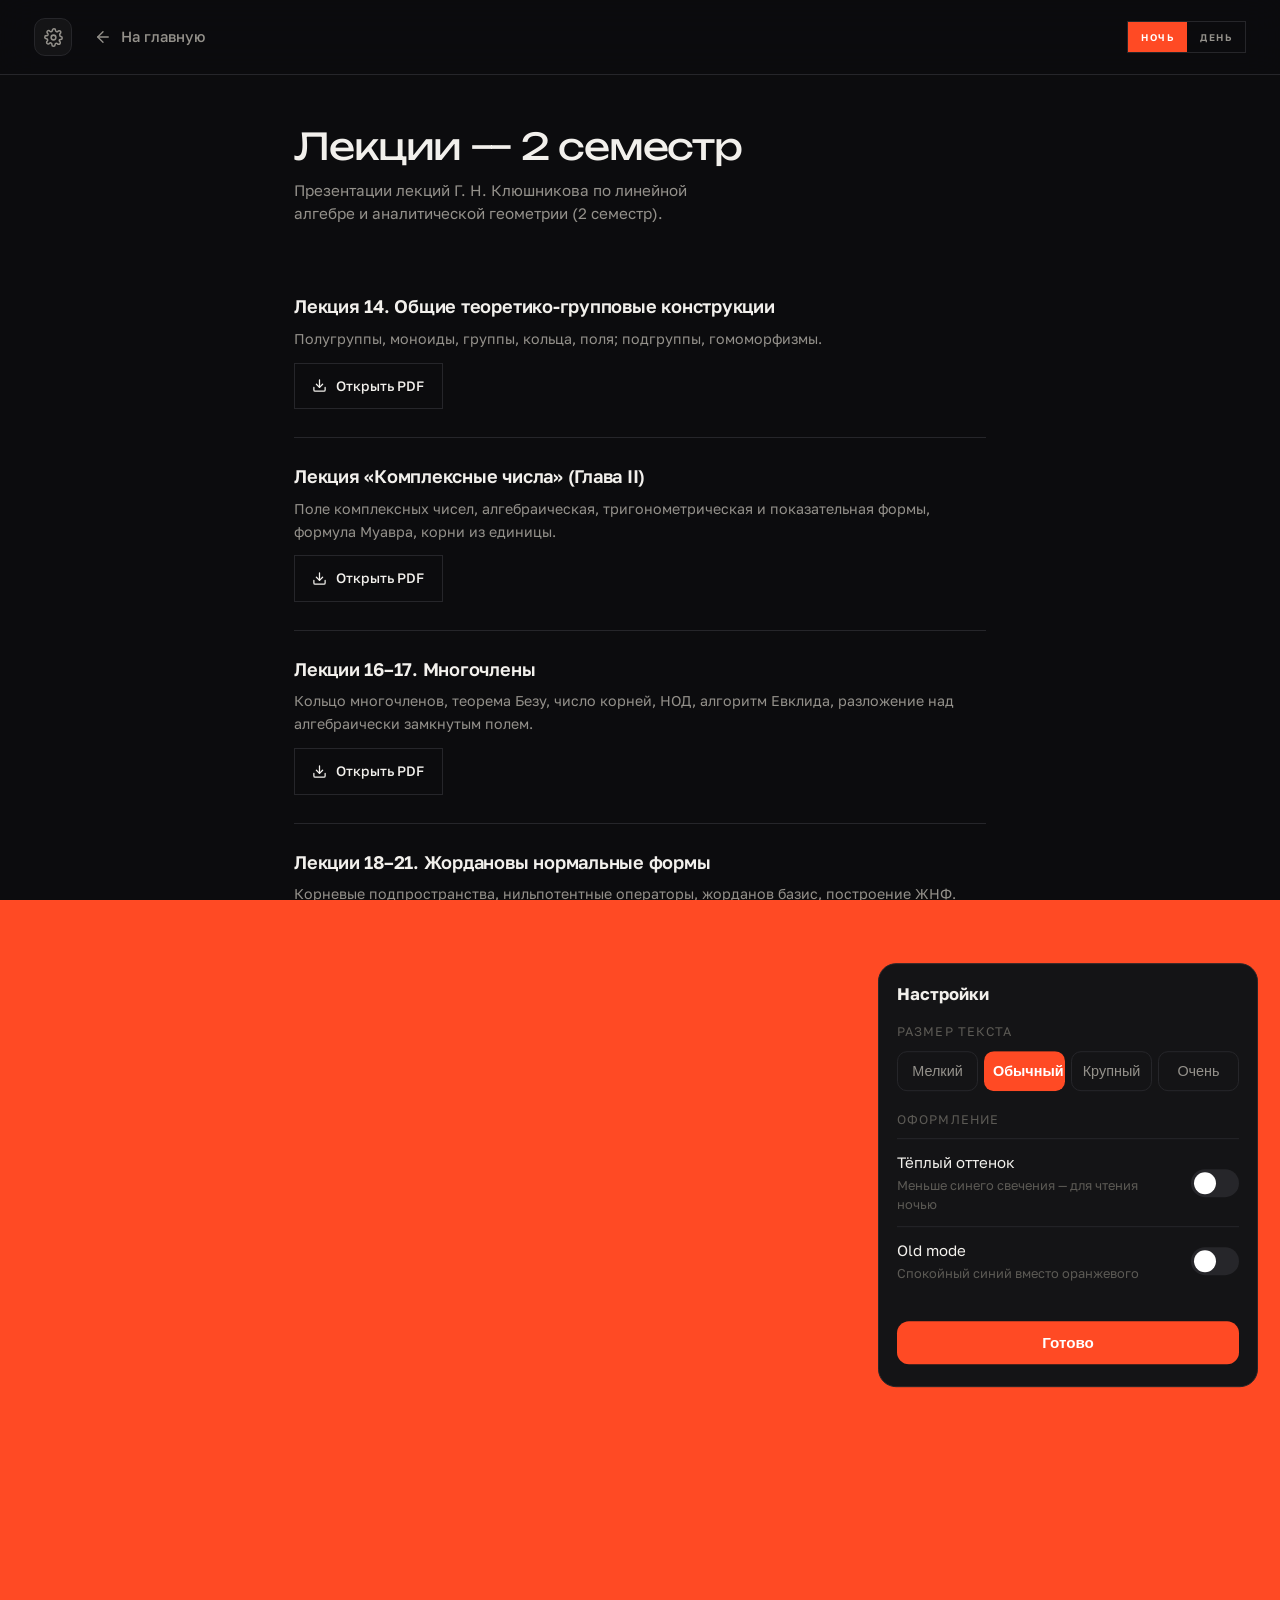
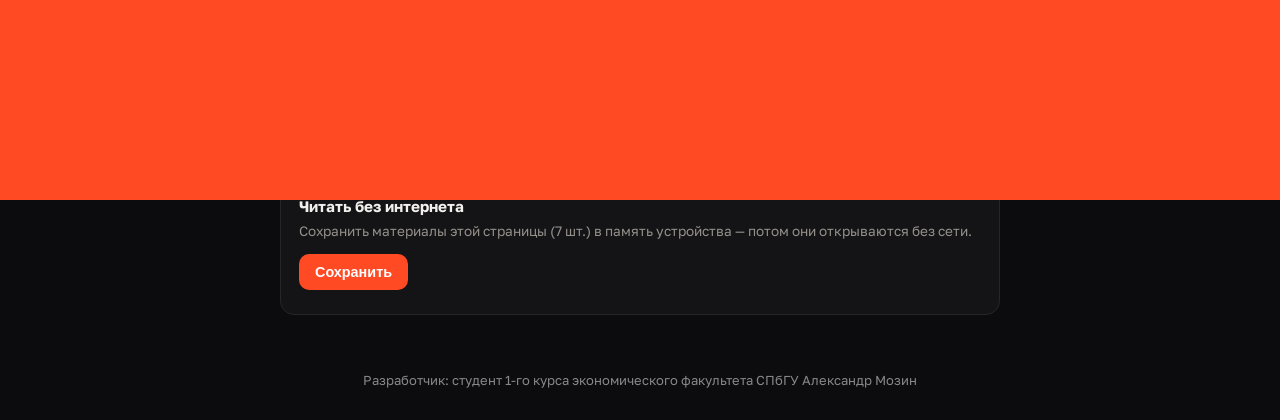
<file: lekcii-sem2.html>
<!DOCTYPE html>
<html lang="ru" data-theme="dusk" data-motion="full">
<head>
<meta charset="UTF-8">
<meta name="viewport" content="width=device-width, initial-scale=1, viewport-fit=cover">
<title>MoziHelper — Лекции 2 семестр</title>
<script>(function(){var h=document.documentElement;try{h.setAttribute('data-theme',localStorage.getItem('la_theme')||'dusk');h.setAttribute('data-motion',localStorage.getItem('la_motion')||'full');/* оформление применяем до первой отрисовки, иначе шторка мелькает прежним цветом */if(localStorage.getItem('la_old')==='1')h.setAttribute('data-old','1');if(localStorage.getItem('la_warm')==='1')h.setAttribute('data-warm','1');var _fs=localStorage.getItem('la_fs');if(_fs&&_fs!=='m')h.setAttribute('data-fs',_fs);if(sessionStorage.getItem('la_sweep')){sessionStorage.removeItem('la_sweep');h.classList.add('arriving','no-intro');}}catch(e){h.setAttribute('data-theme','dusk');h.setAttribute('data-motion','full');}})();</script>
<link rel="preconnect" href="https://fonts.googleapis.com">
<link rel="preconnect" href="https://fonts.gstatic.com" crossorigin>
<link href="https://fonts.googleapis.com/css2?family=Unbounded:wght@400;500;700&family=Golos+Text:wght@400;500;600&display=swap" rel="stylesheet">
<style>
/* ═══ Old mode: спокойный синий вместо оранжевого ═════════════════
   Работает поверх любой темы — и тёмной, и светлой. Меняется акцент,
   шторка перехода и активные элементы. */
html[data-old="1"][data-theme="dusk"]{
  --hot:#1877f2; --hot-2:#1877f2; --hot-ink:#fff; --flood:#1877f2;
  /* карточки и разборы используют свои переменные — красим и их */
  --ruby:#1877f2; --ruby-light:#4293ff; --ruby-deep:#0d5fd0;
  --sky:#1877f2;  --sky-light:#4293ff;  --sky-deep:#0d5fd0;
  --purple:#1877f2; --purple-light:#4293ff; --purple-deep:#0d5fd0;
  --purple-glow:rgba(24,119,242,.16); --ruby-glow:rgba(24,119,242,.16);
  --sky-glow:rgba(24,119,242,.16); --glow:rgba(24,119,242,.16);
  --accent:#1877f2;
}
html[data-old="1"][data-theme="paper"]{
  --hot:#0866ff; --hot-2:#0866ff; --hot-ink:#fff; --flood:#0866ff;
  --ruby:#0866ff; --ruby-light:#4a92ff; --ruby-deep:#0550cc;
  --sky:#0866ff;  --sky-light:#4a92ff;  --sky-deep:#0550cc;
  --purple:#0866ff; --purple-light:#4a92ff; --purple-deep:#0550cc;
  --purple-glow:rgba(8,102,255,.12); --ruby-glow:rgba(8,102,255,.12);
  --sky-glow:rgba(8,102,255,.12); --glow:rgba(8,102,255,.12);
  --accent:#0866ff;
}


[data-theme="dusk"]{
  --bg:#0c0c0e; --bg-2:#141416; --ink:#f2f0ec; --ink-2:#94918b; --ink-3:#5c5a55;
  --rule:#26262a; --hot:#ff4a24; --hot-2:#ff4a24; --hot-ink:#fff; --flood:#ff4a24;
  --bar:rgba(12,12,14,.86);
  color-scheme:dark;
}
[data-theme="paper"]{
  --bg:#f7f4ef; --bg-2:#ffffff; --ink:#101012; --ink-2:#5a5852; --ink-3:#94918a;
  --rule:#dedad2; --hot:#e03c14; --hot-2:#e03c14; --hot-ink:#fff; --flood:#e03c14;
  --bar:rgba(247,244,239,.88);
  color-scheme:light;
}
*{margin:0;padding:0;box-sizing:border-box}
html{background:var(--bg);-webkit-text-size-adjust:100%}
body{
  font-family:'Golos Text',-apple-system,BlinkMacSystemFont,'Segoe UI',Roboto,sans-serif;
  background:var(--bg);color:var(--ink);min-height:100svh;line-height:1.5;
  -webkit-font-smoothing:antialiased;-moz-osx-font-smoothing:grayscale;
  transition:background .45s ease,color .45s ease;
}
a{color:var(--hot)}
a:hover{color:var(--ink)}
::selection{background:var(--hot);color:var(--hot-ink)}

/* ── верхняя панель ── */
.topbar{
  position:sticky;top:0;z-index:50;display:flex;align-items:center;gap:14px;
  padding:calc(env(safe-area-inset-top,0px) + 10px) 18px 10px;
  background:var(--bar);backdrop-filter:blur(18px);-webkit-backdrop-filter:blur(18px);
  border-bottom:1px solid var(--rule);
}
.topbar-home{
  margin-right:auto;display:inline-flex;align-items:center;gap:9px;min-height:46px;
  font-size:.92rem;font-weight:500;color:var(--ink-2);text-decoration:none;
  transition:color .22s ease;-webkit-tap-highlight-color:transparent;
}
.topbar-home:hover{color:var(--ink)}
.topbar-home svg{flex-shrink:0;transition:transform .3s cubic-bezier(.2,.9,.2,1)}
.topbar-home:hover svg{transform:translateX(-3px)}

.tsw{position:relative;display:inline-flex;flex-shrink:0;border:1px solid var(--rule)}
.tsw-knob{position:absolute;top:0;bottom:0;left:0;width:50%;background:var(--hot);transition:transform .42s cubic-bezier(.65,0,.15,1)}
[data-theme="paper"] .tsw-knob{transform:translateX(100%)}
.tsw-b{
  position:relative;z-index:1;border:0;background:transparent;cursor:pointer;font-family:inherit;
  font-size:.605rem;font-weight:600;letter-spacing:.15em;text-transform:uppercase;
  padding:11px 13px 10px;color:var(--ink-2);line-height:1;
  transition:color .32s ease;-webkit-tap-highlight-color:transparent;
}
.tsw-b::before{content:'';position:absolute;inset:-8px -3px}
.tsw-b:first-of-type::before{left:-10px}
.tsw-b:last-of-type::before{right:-10px}
[data-theme="dusk"] .tsw-b[data-t="dusk"],
[data-theme="paper"] .tsw-b[data-t="paper"]{color:var(--hot-ink)}
.tsw-b:focus-visible{outline:2px solid var(--hot);outline-offset:4px}

main{max-width:760px;margin:0 auto;padding:34px 20px calc(env(safe-area-inset-bottom,0px) + 64px)}

/* ── титул страницы ── */
.page-title{
  font-family:'Unbounded',sans-serif;font-weight:400;
  font-size:clamp(1.55rem,7vw,2.3rem);line-height:1.08;letter-spacing:-.03em;
  margin-bottom:12px;
  opacity:0;transform:translateY(10px);
  animation:rise .8s cubic-bezier(.16,1,.3,1) .05s forwards;
}
.page-sub{
  color:var(--ink-2);font-size:.95rem;margin-bottom:34px;max-width:46ch;text-wrap:pretty;
  opacity:0;animation:fd .7s ease .28s forwards;
}
@keyframes rise{to{opacity:1;transform:none}}
@keyframes fd{to{opacity:1}}

/* ── книга: строка, а не карточка ── */
.res{
  display:flex;flex-direction:column;align-items:flex-start;gap:9px;
  padding:22px 0 24px;border-bottom:1px solid var(--rule);
}
.res-title{
  font-size:1.06rem;font-weight:600;line-height:1.34;letter-spacing:-.013em;
  text-wrap:pretty;transition:color .25s ease;
}
.res-cite{color:var(--ink-2);font-size:.855rem;line-height:1.62;text-wrap:pretty}
.res:hover .res-title{color:var(--hot-2)}

/* ── кнопка: та же заливка снизу вверх, что на билетах главной ── */
.dl{
  position:relative;margin-top:3px;
  display:inline-flex;align-items:center;gap:9px;min-height:46px;padding:12px 17px;
  font-family:inherit;font-size:.855rem;font-weight:500;letter-spacing:.01em;
  color:var(--ink);text-decoration:none;border:1px solid var(--rule);
  background-image:linear-gradient(var(--hot),var(--hot));
  background-repeat:no-repeat;background-position:0 100%;background-size:100% 0;
  transition:background-size .42s cubic-bezier(.66,0,.2,1),color .3s ease .04s,border-color .3s ease;
  -webkit-tap-highlight-color:transparent;
}
.dl svg{width:15px;height:15px;flex-shrink:0}
.dl:hover,.dl:active{color:var(--hot-ink);border-color:var(--hot);background-size:100% 100%}
.dl:focus-visible{outline:2px solid var(--hot);outline-offset:3px}
.dl.is-dl svg{animation:dlBounce .52s cubic-bezier(.34,1.56,.64,1)}
@keyframes dlBounce{
  0%{transform:translateY(0)}
  35%{transform:translateY(4px)}
  70%{transform:translateY(-2px)}
  100%{transform:translateY(0)}
}

/* ── примечание ── */
.note-box{
  margin-top:40px;padding-top:22px;border-top:1px solid var(--rule);
  color:var(--ink-3);font-size:.845rem;line-height:1.65;max-width:56ch;text-wrap:pretty;
}

/* ── разделитель раздела ── */
.section-head{
  margin:46px 0 2px;padding-top:32px;border-top:1px solid var(--rule);
  font-size:.72rem;font-weight:600;letter-spacing:.2em;text-transform:uppercase;
  color:var(--hot-2);
}

/* ── появление при прокрутке ── */
.reveal{opacity:0;transform:translateY(18px);transition:opacity .6s ease,transform .6s cubic-bezier(.22,1,.36,1)}
.reveal.in{opacity:1;transform:none}

/* ── шторка смены темы и уход со страницы ── */
.curtain,.flood{position:fixed;inset:0;background:var(--flood);transform:translate3d(0,100%,0);pointer-events:none}
.curtain{z-index:98;will-change:transform;contain:strict}
.flood{z-index:99}
.curtain.up{transform:translate3d(0,0,0);transition:transform .42s cubic-bezier(.65,0,.25,1)}
.curtain.out{transform:translate3d(0,-100%,0);transition:transform .5s cubic-bezier(.35,0,.15,1)}
/* ── приход под шторкой: контент уже отрисован, полотно просто уезжает ── */
html.arriving .curtain{
  transform:translate3d(0,0,0);
  animation:curtainAway .5s cubic-bezier(.35,0,.15,1) 2.4s forwards!important;
}
html.arriving .curtain.out{transform:translate3d(0,-100%,0);transition:transform .5s cubic-bezier(.35,0,.15,1)!important}
/* пока полотно закрыто — на странице не движется вообще ничего */
html.arriving *,html.arriving *::before,html.arriving *::after{animation:none!important;transition:none!important}
@keyframes curtainAway{to{transform:translate3d(0,-100%,0)}}
html.sweeping,html.sweeping body{transition:none!important}
html.no-intro .page-title,html.no-intro .page-sub{opacity:1!important;transform:none!important;animation:none!important}
html.no-intro .reveal{opacity:1!important;transform:none!important;transition:none!important}
body.leaving .flood{transform:none;transition:transform .42s cubic-bezier(.66,0,.2,1)}

@media (min-width:760px){
  .topbar{padding:14px 34px}
  main{padding:52px 34px 96px}
  .page-sub{margin-bottom:44px}
  .res{padding:26px 0 28px}
  .res-title{font-size:1.14rem}
  .res-cite{font-size:.885rem}
}

[data-motion="calm"] *{animation-duration:.01ms!important;animation-delay:0s!important;transition-duration:.01ms!important}
[data-motion="calm"] .page-title,[data-motion="calm"] .page-sub{opacity:1;transform:none}
[data-motion="calm"] .reveal{opacity:1;transform:none}


/* ═══ Плавность шторки на iOS ═════════════════════════════════════
   В Safari тормозит не сама анимация, а то, что браузер параллельно
   пересчитывает страницу под шторкой. На время перехода снимаем с него
   всю лишнюю работу — так делают нативные приложения. */

/* 1. Шторка живёт на собственном слое графики и не тянет за собой содержимое. */
.curtain{
  will-change:transform;
  contain:layout paint style;
  -webkit-backface-visibility:hidden;backface-visibility:hidden;
}

/* 2. Пока идёт переход, страница под шторкой заморожена: ничего не
      анимируется, не прокручивается и не пересчитывается. */
/* 3. Размытие панелей — самый дорогой эффект в Safari. Во время перехода
      выключаем его полностью. */
html.sweeping .topbar,html.sweeping .tabbar,html.sweeping .backdrop,
html.sweeping .sidebar,html.arriving .topbar,html.arriving .tabbar,
html.arriving .backdrop,html.arriving .sidebar{
  -webkit-backdrop-filter:none!important;backdrop-filter:none!important;
}
</style>
<link rel="manifest" href="manifest.webmanifest">
<meta name="theme-color" content="#0c0c0e" media="(prefers-color-scheme: dark)">
<meta name="theme-color" content="#f7f4ef" media="(prefers-color-scheme: light)">
<meta name="apple-mobile-web-app-capable" content="yes">
<meta name="apple-mobile-web-app-status-bar-style" content="black-translucent">
<meta name="apple-mobile-web-app-title" content="MoziHelper">
<link rel="apple-touch-icon" href="apple-touch-icon.png">
<link rel="icon" href="icon-192.png" type="image/png">
</head>
<body>
<div class="curtain" id="curtain" aria-hidden="true"></div>
<div class="flood" aria-hidden="true"></div>

  <header class="topbar">
    <a class="topbar-home" href="index.html"><svg viewBox="0 0 24 24" width="18" height="18" fill="none" stroke="currentColor" stroke-width="1.8" stroke-linecap="round" stroke-linejoin="round"><line x1="19" y1="12" x2="5" y2="12"/><polyline points="12 19 5 12 12 5"/></svg><span>На главную</span></a>
    <div class="tsw" role="group" aria-label="Тема оформления">
      <span class="tsw-knob" aria-hidden="true"></span>
      <button class="tsw-b" data-t="dusk" onclick="pickTheme(event,'dusk')">Ночь</button>
      <button class="tsw-b" data-t="paper" onclick="pickTheme(event,'paper')">День</button>
    </div>
  </header>

  <main>
    <h1 class="page-title">Лекции — 2 семестр</h1>
    <p class="page-sub">Презентации лекций Г. Н. Клюшникова по линейной алгебре и аналитической геометрии (2 семестр).</p>

      <div class="res">
        <h2 class="res-title">Лекция 14. Общие теоретико-групповые конструкции</h2>
        <p class="res-cite">Полугруппы, моноиды, группы, кольца, поля; подгруппы, гомоморфизмы.</p>
        <a class="dl" href="lecturessem2/лекция%2014.pdf"><svg viewBox="0 0 24 24" fill="none" stroke="currentColor" stroke-width="2" stroke-linecap="round" stroke-linejoin="round"><path d="M21 15v4a2 2 0 0 1-2 2H5a2 2 0 0 1-2-2v-4"/><polyline points="7 10 12 15 17 10"/><line x1="12" y1="15" x2="12" y2="3"/></svg>Открыть PDF</a>
      </div>
      <div class="res">
        <h2 class="res-title">Лекция «Комплексные числа» (Глава II)</h2>
        <p class="res-cite">Поле комплексных чисел, алгебраическая, тригонометрическая и показательная формы, формула Муавра, корни из единицы.</p>
        <a class="dl" href="lecturessem2/лекция%2015.pdf"><svg viewBox="0 0 24 24" fill="none" stroke="currentColor" stroke-width="2" stroke-linecap="round" stroke-linejoin="round"><path d="M21 15v4a2 2 0 0 1-2 2H5a2 2 0 0 1-2-2v-4"/><polyline points="7 10 12 15 17 10"/><line x1="12" y1="15" x2="12" y2="3"/></svg>Открыть PDF</a>
      </div>
      <div class="res">
        <h2 class="res-title">Лекции 16–17. Многочлены</h2>
        <p class="res-cite">Кольцо многочленов, теорема Безу, число корней, НОД, алгоритм Евклида, разложение над алгебраически замкнутым полем.</p>
        <a class="dl" href="lecturessem2/Многочлены.pdf"><svg viewBox="0 0 24 24" fill="none" stroke="currentColor" stroke-width="2" stroke-linecap="round" stroke-linejoin="round"><path d="M21 15v4a2 2 0 0 1-2 2H5a2 2 0 0 1-2-2v-4"/><polyline points="7 10 12 15 17 10"/><line x1="12" y1="15" x2="12" y2="3"/></svg>Открыть PDF</a>
      </div>
      <div class="res">
        <h2 class="res-title">Лекции 18–21. Жордановы нормальные формы</h2>
        <p class="res-cite">Корневые подпространства, нильпотентные операторы, жорданов базис, построение ЖНФ.</p>
        <a class="dl" href="lecturessem2/лекция%2018-21.pdf"><svg viewBox="0 0 24 24" fill="none" stroke="currentColor" stroke-width="2" stroke-linecap="round" stroke-linejoin="round"><path d="M21 15v4a2 2 0 0 1-2 2H5a2 2 0 0 1-2-2v-4"/><polyline points="7 10 12 15 17 10"/><line x1="12" y1="15" x2="12" y2="3"/></svg>Открыть PDF</a>
      </div>
      <div class="res">
        <h2 class="res-title">Лекция 22. Линейные многообразия (Глава XIII)</h2>
        <p class="res-cite">Линейные аффинные многообразия, направляющее подпространство, нормальный вектор, гиперплоскости.</p>
        <a class="dl" href="lecturessem2/лекция%2022.pdf"><svg viewBox="0 0 24 24" fill="none" stroke="currentColor" stroke-width="2" stroke-linecap="round" stroke-linejoin="round"><path d="M21 15v4a2 2 0 0 1-2 2H5a2 2 0 0 1-2-2v-4"/><polyline points="7 10 12 15 17 10"/><line x1="12" y1="15" x2="12" y2="3"/></svg>Открыть PDF</a>
      </div>
      <div class="res">
        <h2 class="res-title">Лекции 22–24. Линейная алгебра и аналитическая геометрия</h2>
        <p class="res-cite">Продолжение главы XIII: преобразования координат, ортогональные матрицы.</p>
        <a class="dl" href="lecturessem2/лекция%2022-24.pdf"><svg viewBox="0 0 24 24" fill="none" stroke="currentColor" stroke-width="2" stroke-linecap="round" stroke-linejoin="round"><path d="M21 15v4a2 2 0 0 1-2 2H5a2 2 0 0 1-2-2v-4"/><polyline points="7 10 12 15 17 10"/><line x1="12" y1="15" x2="12" y2="3"/></svg>Открыть PDF</a>
      </div>
      <div class="res">
        <h2 class="res-title">Лекции 25–26. Кривые и поверхности 2-го порядка</h2>
        <p class="res-cite">Эллипс, гипербола, парабола; классификация КВП; поверхности второго порядка.</p>
        <a class="dl" href="lecturessem2/ЛА_Лекции25-26_КВП_ПВП.pdf"><svg viewBox="0 0 24 24" fill="none" stroke="currentColor" stroke-width="2" stroke-linecap="round" stroke-linejoin="round"><path d="M21 15v4a2 2 0 0 1-2 2H5a2 2 0 0 1-2-2v-4"/><polyline points="7 10 12 15 17 10"/><line x1="12" y1="15" x2="12" y2="3"/></svg>Открыть PDF</a>
      </div>

    <div class="note-box">
      Презентации предоставлены лектором Г. Н. Клюшниковым. Со временем материалы могут обновляться.
      Если какая-то лекция не открывается — напишите, добавлю.
    </div>
  </main>

<script>
function calm(){return document.documentElement.getAttribute('data-motion')==='calm';}
function applyTheme(n){
  document.documentElement.setAttribute('data-theme',n);
  try{localStorage.setItem('la_theme',n);}catch(e){}
}
function sweep(mid){
  var c=document.getElementById('curtain');
  if(!c||calm()||c.dataset.busy){if(mid)mid();return;}
  c.dataset.busy='1';
  c.classList.remove('out');c.classList.add('up');
  setTimeout(function(){
    if(mid)mid();
    c.classList.add('out');
    setTimeout(function(){
      c.style.transition='none';c.classList.remove('up','out');
      requestAnimationFrame(function(){c.style.transition='';c.removeAttribute('data-busy');});
    },470);
  },400);
}
function pickTheme(ev,next){
  if((document.documentElement.getAttribute('data-theme')||'dusk')===next)return;
  sweep(function(){applyTheme(next);});
}

/* ── Переход между страницами одним движением ──
   Уходящая страница закрывает экран шторкой и НЕ уводит её обратно;
   доигрывает уже новая страница (флаг la_sweep → html.arriving),
   причём её содержимое отрисовано без анимаций входа. Раньше уход и приход
   играли по отдельности — отсюда и виделся лаг с лишней анимацией. */
function leavePage(href){
  var c=document.getElementById('curtain');
  if(!c||calm()){location.href=href;return;}
  if(c.getAttribute('data-busy'))return;
  c.setAttribute('data-busy','1');
  document.documentElement.classList.add('sweeping');
  try{sessionStorage.setItem('la_sweep','1');}catch(e){}
  /* переход по таймеру, а НЕ по transitionend: на тяжёлой странице событие может не прийти */
  requestAnimationFrame(function(){requestAnimationFrame(function(){c.classList.add('up');});});
  setTimeout(function(){location.href=href;},420);
}
function finishArrival(){
  var h=document.documentElement;
  if(!h.classList.contains('arriving'))return;
  var c=document.getElementById('curtain');
  if(!c){h.classList.remove('arriving');return;}
  requestAnimationFrame(function(){requestAnimationFrame(function(){
    c.classList.add('out');
    setTimeout(function(){
      c.style.transition='none';c.classList.remove('up','out');
      h.classList.remove('sweeping','arriving');
      requestAnimationFrame(function(){c.style.transition='';});
    },480);
  });});
}
if(document.readyState==='loading')document.addEventListener('DOMContentLoaded',finishArrival);
else finishArrival();

/* появление карточек волной */
(function(){
  var items=document.querySelectorAll('.res, .section-head');
  if(calm()||!('IntersectionObserver' in window)){
    items.forEach(function(el){el.classList.add('reveal','in');});
    return;
  }
  items.forEach(function(el){el.classList.add('reveal');});
  var io=new IntersectionObserver(function(entries){
    entries.forEach(function(en){
      if(!en.isIntersecting)return;
      var el=en.target;
      el.style.transitionDelay=(el._d||0)+'ms';
      el.classList.add('in');
      io.unobserve(el);
    });
  },{rootMargin:'0px 0px -8% 0px',threshold:.08});
  items.forEach(function(el,i){el._d=(i%4)*70;io.observe(el);});
})();

/* отскок иконки при скачивании */
(function(){
  if(calm())return;
  document.querySelectorAll('.dl').forEach(function(btn){
    btn.addEventListener('click',function(){
      btn.classList.remove('is-dl');
      void btn.offsetWidth;
      btn.classList.add('is-dl');
    });
  });
})();

/* уход со страницы и открытие PDF — той же шторкой.
   Если PDF не открывается, а скачивается, шторка сама уходит за верх и страница остаётся */
(function(){
  if(calm())return;
  document.querySelectorAll('a[href$=".html"], a[href$=".pdf"]').forEach(function(a){
    a.addEventListener('click',function(e){
      if(e.metaKey||e.ctrlKey||e.shiftKey||a.target)return;
      var href=a.getAttribute('href');
      if(!href)return;
      e.preventDefault();
      leavePage(href);
    });
  });
})();
</script>
<script>
/* офлайн-режим: сайт открывается без сети */
if ('serviceWorker' in navigator) {
  addEventListener('load', function(){
    navigator.serviceWorker.register('sw.js').catch(function(){});
  });
}
</script>

<script>
/* Возврат «назад»: страница восстанавливается из кэша браузера в том виде,
   в каком её покинули — со шторкой на весь экран. DOMContentLoaded при этом
   не срабатывает, поэтому сбрасываем шторку по pageshow. */
(function () {
  function reset() {
    var c = document.getElementById('curtain');
    var h = document.documentElement;
    h.classList.remove('sweeping', 'arriving');
    if (!c) return;
    c.style.transition = 'none';
    c.classList.remove('up', 'out');
    c.removeAttribute('data-busy');
    requestAnimationFrame(function () { c.style.transition = ''; });
  }
  /* ТОЛЬКО при возврате из кэша браузера (кнопка «назад»).
     На обычной загрузке трогать шторку нельзя — она в этот момент штатно
     закрывает экран, и сброс ломал анимацию прихода на каждой странице. */
  addEventListener('pageshow', function (e) { if (e && e.persisted) reset(); });
})();
</script>
<script>
(function () {
  var URL_BASE = "https://mozihelper-counter.mozihelper.workers.dev";

  /* Идентификатор вкладки: нужен, чтобы сигнал о выходе попал
     ровно в ту же запись, что и сигнал о входе. */
  var sid = Math.random().toString(36).slice(2, 10);
  var start = Date.now();
  var page = location.pathname;
  var sent = false;

  function body(extra) {
    var o = { sid: sid, ts: start, p: page };
    if (extra) for (var k in extra) o[k] = extra[k];
    return JSON.stringify(o);
  }

  try {
    fetch(URL_BASE + "/hit", {
      method: "POST",
      headers: { "Content-Type": "text/plain" },
      body: body(),
      keepalive: true,
      cache: "no-store"
    }).catch(function () {});
  } catch (e) {}

  /* Выход шлём через sendBeacon: обычный fetch при закрытии вкладки
     не успевает уйти. Тип text/plain выбран намеренно — с json
     браузер сначала отправил бы предварительный запрос CORS,
     который при закрытии вкладки тоже не успевает. */
  function bye() {
    if (sent) return;
    sent = true;
    var payload = body({ end: Date.now() });
    try {
      if (navigator.sendBeacon) {
        navigator.sendBeacon(URL_BASE + "/bye",
          new Blob([payload], { type: "text/plain" }));
      } else {
        fetch(URL_BASE + "/bye", { method: "POST", body: payload, keepalive: true })
          .catch(function () {});
      }
    } catch (e) {}
  }

  addEventListener("pagehide", bye);
  addEventListener("visibilitychange", function () {
    if (document.visibilityState === "hidden") bye();
  });
})();
</script>

<script>
/* Цвет системных полос Safari (сверху и снизу).
   Раньше он зависел от системной темы телефона, а не от темы сайта, и вдобавок
   браузер мог брать цвет у шторки — полосы получались рыжими. Теперь цвет берётся
   из фона выбранной темы и обновляется при её переключении. */
(function () {
  var H = document.documentElement;
  function paintBars() {
    var bg = getComputedStyle(H).getPropertyValue('--bg').trim() || '#0c0c0e';
    var list = document.querySelectorAll('meta[name="theme-color"]');
    for (var i = 0; i < list.length; i++) list[i].remove();
    var m = document.createElement('meta');
    m.setAttribute('name', 'theme-color');
    m.setAttribute('content', bg);
    document.head.appendChild(m);
  }
  paintBars();
  new MutationObserver(paintBars).observe(H, { attributes: true, attributeFilter: ['data-theme'] });
  /* Safari иногда читает цвет полос до того, как применится тема, поэтому
     повторяем после полной загрузки и ещё раз чуть позже. */
  addEventListener('load', paintBars);
  setTimeout(paintBars, 400);
  setTimeout(paintBars, 1200);
})();
</script>

<!-- Предварительная подготовка следующей страницы.
     Приём, которым пользуются крупные сайты: браузер заранее готовит страницу
     в фоне, и переход происходит мгновенно — разбирать разметку в этот момент
     уже не нужно. Функционал страниц не меняется. -->
<script>
/* Для браузеров без предварительного рендеринга (в том числе Safari):
   при первом касании ссылки заранее подтягиваем страницу в кэш, чтобы к моменту
   перехода её не пришлось скачивать. */
(function () {
  var done = Object.create(null);
  function warm(href) {
    if (!href || done[href]) return;
    if (!/\.html($|[?#])/.test(href) || /^(https?:)?\/\//.test(href)) return;
    done[href] = 1;
    var l = document.createElement('link');
    l.rel = 'prefetch';
    l.href = href;
    l.as = 'document';
    document.head.appendChild(l);
    try { fetch(href, { cache: 'force-cache', mode: 'same-origin' }).catch(function () {}); } catch (e) {}
  }
  function pick(e) {
    var a = e.target && e.target.closest ? e.target.closest('a[href]') : null;
    if (a) warm(a.getAttribute('href'));
  }
  addEventListener('touchstart', pick, { passive: true, capture: true });
  addEventListener('mouseover', pick, { passive: true, capture: true });
  /* Автоматический прогрев разделов убран: он тянул в фоне сотни килобайт и
     мог совпасть с прокруткой или переходом. Прогрев остаётся только по
     касанию ссылки — ровно тогда, когда переход действительно предстоит. */
})();
</script>

<style>
/* ═══ Приложение: установка и обновление ═══ */
.mozi-app{
  position:fixed;left:14px;right:14px;bottom:calc(14px + env(safe-area-inset-bottom,0px));
  z-index:130;display:none;gap:12px;align-items:center;padding:13px 15px;border-radius:16px;
  background:var(--bg-2, var(--bg-elev, var(--bg-card, #15161a)));border:1px solid var(--rule, var(--border, #2a2f38));
  box-shadow:0 14px 34px rgba(0,0,0,.4);opacity:0;transform:translateY(14px);
  transition:opacity .35s ease,transform .35s ease;font-size:.92rem;line-height:1.35;
}
.mozi-app.on{display:flex;opacity:1;transform:none;}
.mozi-app .t{flex:1;color:var(--ink, #eceef2);}
.mozi-app .t b{display:block;margin-bottom:1px;}
.mozi-app .t span{color:var(--ink-2, var(--ink-soft, #a4abb8));font-size:.84rem;}
.mozi-app button{border:0;border-radius:10px;padding:9px 14px;font-size:.88rem;font-weight:600;
  background:var(--hot, var(--accent, #ff4a24));color:var(--hot-ink,#fff);cursor:pointer;white-space:nowrap;}
.mozi-app .x{background:transparent;color:var(--ink-3, var(--ink-mute, #687081));font-size:1.25rem;padding:2px 6px;font-weight:400;}
@media (min-width:640px){.mozi-app{left:auto;right:22px;max-width:400px;}}
</style>

<div class="mozi-app" id="moziApp" role="dialog" aria-live="polite">
  <div class="t"><b id="moziAppTitle"></b><span id="moziAppText"></span></div>
  <button id="moziAppGo" type="button"></button>
  <button class="x" id="moziAppNo" type="button" aria-label="Скрыть">&times;</button>
</div>

<script>
/* Две функции приложения:
   1. Предложение установить на домашний экран (на iPhone — инструкция,
      потому что системного диалога установки там нет).
   2. Уведомление о новой версии: страницы отдаются из кэша ради скорости,
      поэтому без такого уведомления обновление сайта дошло бы не сразу. */
(function () {
  var box = document.getElementById('moziApp');
  if (!box) return;
  var title = document.getElementById('moziAppTitle'),
      text  = document.getElementById('moziAppText'),
      go    = document.getElementById('moziAppGo'),
      no    = document.getElementById('moziAppNo'),
      deferred = null, mode = null;

  function inApp(){ return matchMedia('(display-mode: standalone)').matches || navigator.standalone === true; }
  /* отказ запоминаем на 30 дней, а не навсегда: иначе один случайный
     клик по крестику навсегда лишал бы возможности установить приложение */
  function muted(){
    try {
      var v = localStorage.getItem('mozi_app_off');
      if (!v) return false;
      if (v === '1') { localStorage.removeItem('mozi_app_off'); return false; }
      return (Date.now() - Number(v)) < 30 * 24 * 3600 * 1000;
    } catch(e){ return false; }
  }
  function show(kind, t, s, btn){
    mode = kind; title.textContent = t; text.textContent = s; go.textContent = btn;
    box.classList.add('on');
  }
  function hide(save){
    box.classList.remove('on');
    if (save) { try { localStorage.setItem('mozi_app_off', String(Date.now())); } catch(e){} }
  }

  /* ── установка ── */
  addEventListener('beforeinstallprompt', function (e) {
    e.preventDefault(); deferred = e;
    if (!muted() && !inApp()) setTimeout(function(){ if(!mode) show('install','Установить MoziHelper','Работает офлайн, открывается с домашнего экрана','Установить'); }, 2500);
  });
  var iOS = /iPad|iPhone|iPod/.test(navigator.userAgent) ||
            (navigator.platform === 'MacIntel' && navigator.maxTouchPoints > 1);
  if (iOS && !inApp() && !muted()) {
    setTimeout(function(){ if(!mode) show('install','Установить MoziHelper','Нажмите «Поделиться», затем «На экран «Домой»»','Понятно'); }, 3000);
  }

  /* ── обновление ── */
  if ('serviceWorker' in navigator) {
    navigator.serviceWorker.ready.then(function (reg) {
      function watch(sw){
        if (!sw) return;
        sw.addEventListener('statechange', function () {
          if (sw.state === 'installed' && navigator.serviceWorker.controller) {
            show('update','Доступно обновление','Новая версия справочника готова','Обновить');
          }
        });
      }
      watch(reg.installing);
      reg.addEventListener('updatefound', function(){ watch(reg.installing); });
      setInterval(function(){ reg.update().catch(function(){}); }, 60 * 60 * 1000);
    }).catch(function(){});
  }

  go.addEventListener('click', function () {
    if (mode === 'update') { location.reload(); return; }
    if (deferred) { deferred.prompt(); deferred.userChoice.then(function(){ deferred = null; hide(true); }); }
    else hide(true);
  });
  no.addEventListener('click', function(){ hide(mode === 'install'); });

  /* Установка по требованию — из меню. Работает и после того,
     как баннер был закрыт: способ поставить приложение должен быть всегда. */
  window.moziInstall = function () {
    if (inApp()) { alert('MoziHelper уже установлен и запущен как приложение.'); return; }
    if (deferred) {
      deferred.prompt();
      deferred.userChoice.then(function(){ deferred = null; hide(false); });
      return;
    }
    var ua = navigator.userAgent;
    var msg;
    if (/iPad|iPhone|iPod/.test(ua) || (navigator.platform === 'MacIntel' && navigator.maxTouchPoints > 1))
      msg = 'Safari: нажмите «Поделиться», затем «На экран «Домой»».';
    else if (/Firefox/.test(ua))
      msg = 'Firefox не умеет устанавливать веб-приложения. Откройте сайт в Chrome, Edge или Яндекс.Браузере.';
    else if (/Android/.test(ua))
      msg = 'Меню браузера (три точки) → «Установить приложение».';
    else
      msg = 'Chrome или Edge: значок установки в правой части адресной строки, либо меню (три точки) → «Установить MoziHelper».\n\nЕсли пункта нет — обновите страницу с Ctrl+Shift+R и попробуйте снова.';
    alert(msg);
  };
})();
</script>

<style>
/* ═══ Сохранение материалов для работы без интернета ═══ */
.mozi-off{margin:26px auto 34px;max-width:720px;padding:16px 18px;border-radius:14px;
  background:var(--bg-2, var(--bg-elev, var(--bg-card, #15161a)));border:1px solid var(--rule, var(--border, #2a2f38));}
.mozi-off h3{margin:0 0 4px;font-size:.95rem;color:var(--ink, #eceef2);}
.mozi-off p{margin:0 0 12px;font-size:.85rem;color:var(--ink-2, var(--ink-soft, #a4abb8));line-height:1.45;}
.mozi-off button{border:0;border-radius:10px;padding:10px 16px;font-size:.9rem;font-weight:600;
  background:var(--hot, var(--accent, #ff4a24));color:var(--hot-ink,#fff);cursor:pointer;}
.mozi-off button:disabled{opacity:.55;cursor:default;}
.mozi-off .bar{height:6px;border-radius:4px;background:var(--rule, var(--border, #2a2f38));overflow:hidden;margin-top:12px;display:none;}
.mozi-off .bar i{display:block;height:100%;width:0;background:var(--hot, var(--accent, #ff4a24));transition:width .25s ease;}
.mozi-off .st{margin-top:8px;font-size:.82rem;color:var(--ink-2, var(--ink-soft, #a4abb8));}

/* ═══ Тёплый оттенок для чтения перед сном ═══════════════════════
   Смещает палитру в янтарную сторону: меньше синего свечения, глазам
   спокойнее ночью. Работает поверх любой темы, переключается отдельно. */
html[data-warm="1"][data-theme="dusk"]{
  --bg:#14100c; --bg-2:#1c1712; --ink:#f2e8da; --ink-2:#b0a494; --ink-3:#6d6459;
  --rule:#2f2820; --topbar-bg:rgba(20,16,12,.88);
}
html[data-warm="1"][data-theme="paper"]{
  --bg:#f7f0e2; --bg-2:#fffaf0; --ink:#191510; --ink-2:#5f574a; --ink-3:#98907f;
  --rule:#e0d6c2; --topbar-bg:rgba(247,240,226,.88);
}
</style>
<div class="mozi-off" id="moziOff">
  <h3>Читать без интернета</h3>
  <p id="moziOffText">Сохранить материалы этой страницы в память устройства — потом они открываются без сети.</p>
  <button id="moziOffGo" type="button">Сохранить</button>
  <div class="bar" id="moziOffBar"><i></i></div>
  <div class="st" id="moziOffSt"></div>
</div>
<script>
/* Скачивает файлы этой страницы в тот же кэш, из которого работает офлайн-режим.
   По требованию, а не автоматически: материалы весят много, и решать должен
   пользователь. Уже сохранённые файлы повторно не качаются. */
(function () {
  var box = document.getElementById('moziOff');
  if (!box || !('caches' in window)) { if (box) box.style.display='none'; return; }
  var go = document.getElementById('moziOffGo'),
      bar = document.getElementById('moziOffBar'),
      fill = bar.firstElementChild,
      st = document.getElementById('moziOffSt'),
      txt = document.getElementById('moziOffText');

  function files() {
    var out = [], seen = {};
    var links = document.querySelectorAll('a[href$=".pdf"], a[href*=".pdf?"]');
    for (var i = 0; i < links.length; i++) {
      var h = links[i].getAttribute('href');
      if (h && !seen[h] && !/^https?:\/\//i.test(h)) { seen[h] = 1; out.push(h); }
    }
    return out;
  }

  var list = files();
  if (!list.length) { box.style.display = 'none'; return; }
  txt.textContent = 'Сохранить материалы этой страницы (' + list.length + ' шт.) в память устройства — потом они открываются без сети.';

  /* Показываем, сколько уже сохранено */
  caches.open('mozi-files').then(function (c) {
    var done = 0;
    return Promise.all(list.map(function (u) {
      return c.match(u).then(function (m) { if (m) done++; });
    })).then(function () {
      if (done === list.length) { st.textContent = 'Все материалы уже сохранены'; go.disabled = true; go.textContent = 'Сохранено'; }
      else if (done) st.textContent = 'Уже сохранено: ' + done + ' из ' + list.length;
    });
  }).catch(function(){});

  go.addEventListener('click', function () {
    go.disabled = true; go.textContent = 'Сохраняю…';
    bar.style.display = 'block';
    caches.open('mozi-files').then(function (c) {
      var done = 0, failed = 0;
      function step(i) {
        if (i >= list.length) {
          st.textContent = failed ? ('Сохранено ' + done + ' из ' + list.length + ', не удалось: ' + failed)
                                  : 'Готово — материалы доступны без интернета';
          go.textContent = failed ? 'Повторить' : 'Сохранено';
          go.disabled = !failed;
          return;
        }
        c.match(list[i]).then(function (hit) {
          if (hit) { done++; next(i); return; }
          fetch(list[i], { cache: 'reload' }).then(function (res) {
            if (res && res.ok) return c.put(list[i], res).then(function(){ done++; });
            failed++;
          }).catch(function () { failed++; }).then(function () { next(i); });
        });
      }
      function next(i) {
        var p = Math.round((i + 1) / list.length * 100);
        fill.style.width = p + '%';
        st.textContent = 'Сохранено ' + (i + 1) + ' из ' + list.length;
        setTimeout(function () { step(i + 1); }, 30);
      }
      step(0);
    }).catch(function () { st.textContent = 'Не удалось сохранить'; go.disabled = false; go.textContent = 'Повторить'; });
  });
})();
</script>
<script>
/* Тёплый оттенок: отдельный переключатель, не связанный с ночь/день.
   Выбор запоминается. */
(function () {
  var H = document.documentElement;
  function apply(on){
    if (on) H.setAttribute('data-warm','1'); else H.removeAttribute('data-warm');
    try { localStorage.setItem('la_warm', on ? '1' : '0'); } catch(e){}
    var lab = document.getElementById('navWarmLabel');
    if (lab) lab.textContent = on ? 'Обычные цвета' : 'Тёплый оттенок';
  }
  try { if (localStorage.getItem('la_warm') === '1') H.setAttribute('data-warm','1'); } catch(e){}
  window.toggleWarm = function(){ apply(H.getAttribute('data-warm') !== '1'); };
  window.updateWarmNavItem = function(){
    var lab = document.getElementById('navWarmLabel');
    if (lab) lab.textContent = H.getAttribute('data-warm') === '1' ? 'Обычные цвета' : 'Тёплый оттенок';
  };
})();
</script><style>
/* ═══ Настройки: значок и панель ══════════════════════════════════ */
#msGear{
  position:fixed;z-index:140;
  left:calc(12px + env(safe-area-inset-left,0px));
  top:calc(10px + env(safe-area-inset-top,0px));
  width:38px;height:38px;display:flex;align-items:center;justify-content:center;
  border:1px solid var(--rule, var(--border, #2a2f38));border-radius:11px;
  background:var(--bg-2, var(--bg-elev, var(--bg-card, #15161a)));color:var(--ink-2, var(--ink-soft, #a4abb8));cursor:pointer;padding:0;
}
#msGear:active{transform:scale(.94)}
#msGear svg{width:19px;height:19px}
/* Если у страницы своя шапка — значок встаёт в неё, а не поверх */
body.ms-inbar #msGear{position:static;margin-right:8px;flex:0 0 auto;}

#msBack{position:fixed;inset:0;z-index:150;background:rgba(0,0,0,.5);
  opacity:0;pointer-events:none;transition:opacity .25s ease}
#msBack.on{opacity:1;pointer-events:auto}

#msPanel{
  position:fixed;z-index:151;left:0;right:0;bottom:0;
  background:var(--bg-2, var(--bg-elev, var(--bg-card, #15161a)));border-top:1px solid var(--rule, var(--border, #2a2f38));
  border-radius:18px 18px 0 0;padding:18px 18px calc(22px + env(safe-area-inset-bottom,0px));
  transform:translateY(101%);transition:transform .32s cubic-bezier(.3,.02,.2,1);
  max-height:82vh;overflow-y:auto;
}
#msPanel.on{transform:none}
#msPanel h2{margin:0 0 16px;font-size:1.05rem;color:var(--ink, #eceef2);}
#msPanel .grp{margin-bottom:20px}
#msPanel .lbl{font-size:.78rem;letter-spacing:.09em;text-transform:uppercase;
  color:var(--ink-3, var(--ink-mute, #687081));margin-bottom:9px}
#msPanel .seg{display:flex;gap:6px;flex-wrap:wrap}
#msPanel .seg button{flex:1 1 0;min-width:56px;border:1px solid var(--rule, var(--border, #2a2f38));
  border-radius:10px;padding:11px 8px;background:transparent;color:var(--ink-2, var(--ink-soft, #a4abb8));
  font-size:.9rem;cursor:pointer}
#msPanel .seg button.on{background:var(--hot, var(--accent, #ff4a24));color:var(--hot-ink,#fff);border-color:transparent;font-weight:600}
#msPanel .row{display:flex;align-items:center;justify-content:space-between;gap:12px;
  padding:12px 0;border-top:1px solid var(--rule, var(--border, #2a2f38))}
#msPanel .row .t{color:var(--ink, #eceef2);font-size:.94rem}
#msPanel .row .t i{display:block;font-style:normal;font-size:.8rem;color:var(--ink-3, var(--ink-mute, #687081));margin-top:2px}
#msPanel .sw{width:48px;height:28px;border-radius:16px;background:var(--rule, var(--border, #2a2f38));
  position:relative;cursor:pointer;border:0;flex:0 0 auto}
#msPanel .sw::after{content:"";position:absolute;top:3px;left:3px;width:22px;height:22px;
  border-radius:50%;background:#fff;transition:transform .22s ease}
#msPanel .sw.on{background:var(--hot, var(--accent, #ff4a24))}
#msPanel .sw.on::after{transform:translateX(20px)}
#msPanel .done{width:100%;margin-top:6px;border:0;border-radius:12px;padding:13px;
  background:var(--hot, var(--accent, #ff4a24));color:var(--hot-ink,#fff);font-size:.95rem;font-weight:600;cursor:pointer}
@media (min-width:640px){
  #msPanel{left:auto;right:22px;bottom:22px;width:380px;border-radius:18px;
    border:1px solid var(--rule, var(--border, #2a2f38));transform:translateY(120%)}
  #msPanel.on{transform:none}
}
/* Размер текста: масштабируется только содержимое, шапки и кнопки не трогаем */
html[data-fs="s"]  .questions-list,html[data-fs="s"]  .topic-page,
html[data-fs="s"]  .main,html[data-fs="s"]  .core{zoom:.92}
html[data-fs="l"]  .questions-list,html[data-fs="l"]  .topic-page,
html[data-fs="l"]  .main,html[data-fs="l"]  .core{zoom:1.12}
html[data-fs="xl"] .questions-list,html[data-fs="xl"] .topic-page,
html[data-fs="xl"] .main,html[data-fs="xl"] .core{zoom:1.26}

/* Кнопка настроек уходит на время перехода: раньше она оставалась
   поверх шторки и «висела» неподвижно. */
#msGear{z-index:90;transition:opacity .2s ease}
html.sweeping #msGear,html.arriving #msGear{opacity:0;pointer-events:none}
</style>

<button id="msGear" type="button" aria-label="Настройки">
  <svg viewBox="0 0 24 24" fill="none" stroke="currentColor" stroke-width="1.9" stroke-linecap="round" stroke-linejoin="round">
    <circle cx="12" cy="12" r="3"/><path d="M19.4 15a1.7 1.7 0 0 0 .3 1.9l.1.1a2 2 0 1 1-2.8 2.8l-.1-.1a1.7 1.7 0 0 0-1.9-.3 1.7 1.7 0 0 0-1 1.5V21a2 2 0 1 1-4 0v-.1A1.7 1.7 0 0 0 8.9 19a1.7 1.7 0 0 0-1.9.3l-.1.1a2 2 0 1 1-2.8-2.8l.1-.1a1.7 1.7 0 0 0 .3-1.9 1.7 1.7 0 0 0-1.5-1H3a2 2 0 1 1 0-4h.1A1.7 1.7 0 0 0 5 8.9a1.7 1.7 0 0 0-.3-1.9l-.1-.1a2 2 0 1 1 2.8-2.8l.1.1a1.7 1.7 0 0 0 1.9.3H9.6a1.7 1.7 0 0 0 1-1.5V3a2 2 0 1 1 4 0v.1a1.7 1.7 0 0 0 1 1.5 1.7 1.7 0 0 0 1.9-.3l.1-.1a2 2 0 1 1 2.8 2.8l-.1.1a1.7 1.7 0 0 0-.3 1.9V9.6a1.7 1.7 0 0 0 1.5 1H21a2 2 0 1 1 0 4h-.1a1.7 1.7 0 0 0-1.5 1z"/>
  </svg>
</button>

<div id="msBack"></div>
<div id="msPanel" role="dialog" aria-label="Настройки">
  <h2>Настройки</h2>

  <div class="grp">
    <div class="lbl">Размер текста</div>
    <div class="seg" id="msFs">
      <button data-v="s">Мелкий</button>
      <button data-v="m">Обычный</button>
      <button data-v="l">Крупный</button>
      <button data-v="xl">Очень</button>
    </div>
  </div>

  <div class="grp">
    <div class="lbl">Оформление</div>
    <div class="row">
      <div class="t">Тёплый оттенок<i>Меньше синего свечения — для чтения ночью</i></div>
      <button class="sw" id="msWarm" type="button" aria-label="Тёплый оттенок"></button>
    </div>
    <div class="row">
      <div class="t">Old mode<i>Спокойный синий вместо оранжевого</i></div>
      <button class="sw" id="msOld" type="button" aria-label="Old mode"></button>
    </div>
  </div>

  <button class="done" id="msDone" type="button">Готово</button>
</div>

<script>
/* Панель настроек: размер текста, тёплый оттенок, тема.
   Значок встаёт в шапку страницы, если она есть, иначе — в левый верхний угол. */
(function () {
  var H = document.documentElement;
  var gear = document.getElementById('msGear'),
      back = document.getElementById('msBack'),
      panel = document.getElementById('msPanel');
  if (!gear || !panel) return;

  /* размещение значка */
  var bar = document.querySelector('.topbar');
  if (bar) {
    document.body.classList.add('ms-inbar');
    bar.insertBefore(gear, bar.firstChild);
  }

  function open(){ back.classList.add('on'); panel.classList.add('on'); sync(); }
  function close(){ back.classList.remove('on'); panel.classList.remove('on'); }
  gear.addEventListener('click', open);
  back.addEventListener('click', close);
  document.getElementById('msDone').addEventListener('click', close);

  /* размер текста */
  var fsWrap = document.getElementById('msFs');
  function setFs(v){
    if (v === 'm') H.removeAttribute('data-fs'); else H.setAttribute('data-fs', v);
    try { localStorage.setItem('la_fs', v); } catch(e){}
    sync();
  }
  fsWrap.addEventListener('click', function (e) {
    var b = e.target.closest('button[data-v]');
    if (b) setFs(b.getAttribute('data-v'));
  });
  try { var saved = localStorage.getItem('la_fs'); if (saved && saved !== 'm') H.setAttribute('data-fs', saved); } catch(e){}

  /* переключатели */
  document.getElementById('msWarm').addEventListener('click', function () {
    if (window.toggleWarm) toggleWarm(); sync();
  });
  document.getElementById('msOld').addEventListener('click', function () {
    var on = H.getAttribute('data-old') === '1';
    if (on) H.removeAttribute('data-old'); else H.setAttribute('data-old', '1');
    try { localStorage.setItem('la_old', on ? '0' : '1'); } catch (e) {}
    sync();
  });
  try { if (localStorage.getItem('la_old') === '1') H.setAttribute('data-old', '1'); } catch (e) {}

  function sync(){
    var cur = H.getAttribute('data-fs') || 'm';
    var bs = fsWrap.querySelectorAll('button');
    for (var i = 0; i < bs.length; i++) bs[i].classList.toggle('on', bs[i].getAttribute('data-v') === cur);
    document.getElementById('msWarm').classList.toggle('on', H.getAttribute('data-warm') === '1');
    document.getElementById('msOld').classList.toggle('on', H.getAttribute('data-old') === '1');
  }
  sync();
})();
</script>
<div class="site-credit" style="text-align:center;padding:22px 16px 30px;font-size:13px;line-height:1.5;color:var(--ink-soft,#888)">Разработчик: студент 1-го курса экономического факультета СПбГУ Александр Мозин</div>
</body>
</html>
</file>
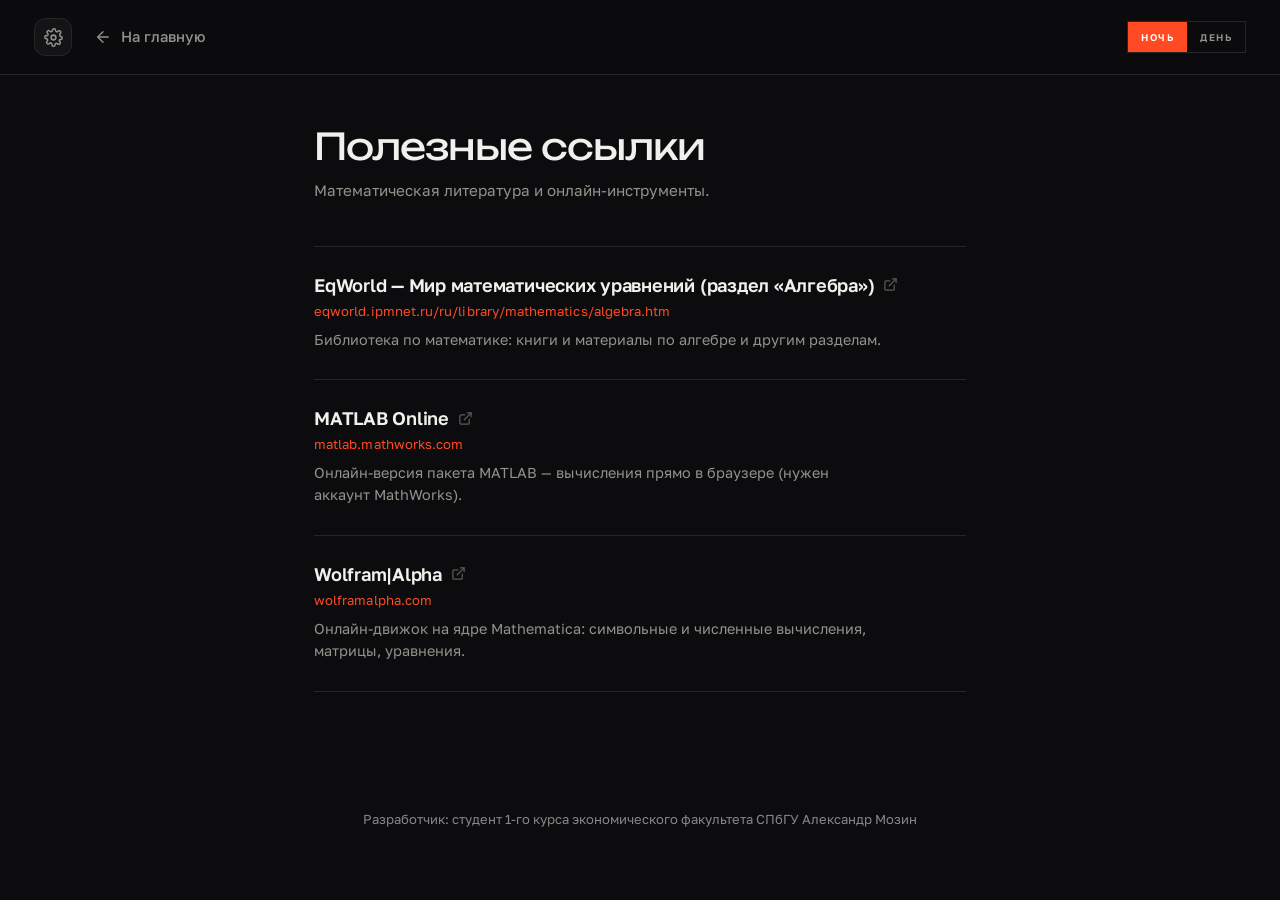
<file: links.html>
<!DOCTYPE html>
<html lang="ru" data-theme="dusk" data-motion="full">
<head>
<meta charset="UTF-8">
<meta name="viewport" content="width=device-width, initial-scale=1, viewport-fit=cover">
<title>MoziHelper — Полезные ссылки</title>
<script>(function(){var h=document.documentElement;try{h.setAttribute('data-theme',localStorage.getItem('la_theme')||'dusk');h.setAttribute('data-motion',localStorage.getItem('la_motion')||'full');/* оформление применяем до первой отрисовки, иначе шторка мелькает прежним цветом */if(localStorage.getItem('la_old')==='1')h.setAttribute('data-old','1');if(localStorage.getItem('la_warm')==='1')h.setAttribute('data-warm','1');var _fs=localStorage.getItem('la_fs');if(_fs&&_fs!=='m')h.setAttribute('data-fs',_fs);if(sessionStorage.getItem('la_sweep')){sessionStorage.removeItem('la_sweep');h.classList.add('arriving','no-intro');}}catch(e){h.setAttribute('data-theme','dusk');h.setAttribute('data-motion','full');}})();</script>
<link rel="preconnect" href="https://fonts.googleapis.com">
<link rel="preconnect" href="https://fonts.gstatic.com" crossorigin>
<link href="https://fonts.googleapis.com/css2?family=Unbounded:wght@400;500;700&family=Golos+Text:wght@400;500;600&display=swap" rel="stylesheet">
<style>
/* ═══ Old mode: спокойный синий вместо оранжевого ═════════════════
   Работает поверх любой темы — и тёмной, и светлой. Меняется акцент,
   шторка перехода и активные элементы. */
html[data-old="1"][data-theme="dusk"]{
  --hot:#1877f2; --hot-2:#1877f2; --hot-ink:#fff; --flood:#1877f2;
  /* карточки и разборы используют свои переменные — красим и их */
  --ruby:#1877f2; --ruby-light:#4293ff; --ruby-deep:#0d5fd0;
  --sky:#1877f2;  --sky-light:#4293ff;  --sky-deep:#0d5fd0;
  --purple:#1877f2; --purple-light:#4293ff; --purple-deep:#0d5fd0;
  --purple-glow:rgba(24,119,242,.16); --ruby-glow:rgba(24,119,242,.16);
  --sky-glow:rgba(24,119,242,.16); --glow:rgba(24,119,242,.16);
  --accent:#1877f2;
}
html[data-old="1"][data-theme="paper"]{
  --hot:#0866ff; --hot-2:#0866ff; --hot-ink:#fff; --flood:#0866ff;
  --ruby:#0866ff; --ruby-light:#4a92ff; --ruby-deep:#0550cc;
  --sky:#0866ff;  --sky-light:#4a92ff;  --sky-deep:#0550cc;
  --purple:#0866ff; --purple-light:#4a92ff; --purple-deep:#0550cc;
  --purple-glow:rgba(8,102,255,.12); --ruby-glow:rgba(8,102,255,.12);
  --sky-glow:rgba(8,102,255,.12); --glow:rgba(8,102,255,.12);
  --accent:#0866ff;
}


[data-theme="dusk"]{
  --bg:#0c0c0e; --bg-2:#141416; --ink:#f2f0ec; --ink-2:#94918b; --ink-3:#5c5a55;
  --rule:#26262a; --hot:#ff4a24; --hot-2:#ff4a24; --hot-ink:#fff; --flood:#ff4a24;
  --bar:rgba(12,12,14,.86);
  color-scheme:dark;
}
[data-theme="paper"]{
  --bg:#f7f4ef; --bg-2:#ffffff; --ink:#101012; --ink-2:#5a5852; --ink-3:#94918a;
  --rule:#dedad2; --hot:#e03c14; --hot-2:#e03c14; --hot-ink:#fff; --flood:#e03c14;
  --bar:rgba(247,244,239,.88);
  color-scheme:light;
}
*{margin:0;padding:0;box-sizing:border-box}
html{background:var(--bg);-webkit-text-size-adjust:100%}
body{
  font-family:'Golos Text',-apple-system,BlinkMacSystemFont,'Segoe UI',Roboto,sans-serif;
  background:var(--bg);color:var(--ink);min-height:100svh;line-height:1.5;
  -webkit-font-smoothing:antialiased;-moz-osx-font-smoothing:grayscale;
  transition:background .45s ease,color .45s ease;
}
a{color:var(--hot)}
a:hover{color:var(--ink)}
::selection{background:var(--hot);color:var(--hot-ink)}

/* ── верхняя панель ── */
.topbar{
  position:sticky;top:0;z-index:50;display:flex;align-items:center;gap:14px;
  padding:calc(env(safe-area-inset-top,0px) + 10px) 18px 10px;
  background:var(--bar);backdrop-filter:blur(18px);-webkit-backdrop-filter:blur(18px);
  border-bottom:1px solid var(--rule);
}
.topbar-home{
  margin-right:auto;display:inline-flex;align-items:center;gap:9px;min-height:46px;
  font-size:.92rem;font-weight:500;color:var(--ink-2);text-decoration:none;
  transition:color .22s ease;-webkit-tap-highlight-color:transparent;
}
.topbar-home:hover{color:var(--ink)}
.topbar-home svg{flex-shrink:0;transition:transform .3s cubic-bezier(.2,.9,.2,1)}
.topbar-home:hover svg{transform:translateX(-3px)}

.tsw{position:relative;display:inline-flex;flex-shrink:0;border:1px solid var(--rule)}
.tsw-knob{position:absolute;top:0;bottom:0;left:0;width:50%;background:var(--hot);transition:transform .42s cubic-bezier(.65,0,.15,1)}
[data-theme="paper"] .tsw-knob{transform:translateX(100%)}
.tsw-b{
  position:relative;z-index:1;border:0;background:transparent;cursor:pointer;font-family:inherit;
  font-size:.605rem;font-weight:600;letter-spacing:.15em;text-transform:uppercase;
  padding:11px 13px 10px;color:var(--ink-2);line-height:1;
  transition:color .32s ease;-webkit-tap-highlight-color:transparent;
}
.tsw-b::before{content:'';position:absolute;inset:-8px -3px}
.tsw-b:first-of-type::before{left:-10px}
.tsw-b:last-of-type::before{right:-10px}
[data-theme="dusk"] .tsw-b[data-t="dusk"],
[data-theme="paper"] .tsw-b[data-t="paper"]{color:var(--hot-ink)}
.tsw-b:focus-visible{outline:2px solid var(--hot);outline-offset:4px}

main{max-width:720px;margin:0 auto;padding:34px 20px calc(env(safe-area-inset-bottom,0px) + 64px)}

/* ── титул страницы ── */
.page-title{
  font-family:'Unbounded',sans-serif;font-weight:400;
  font-size:clamp(1.55rem,7vw,2.3rem);line-height:1.08;letter-spacing:-.03em;
  margin-bottom:12px;
  opacity:0;transform:translateY(10px);
  animation:rise .8s cubic-bezier(.16,1,.3,1) .05s forwards;
}
.page-sub{
  color:var(--ink-2);font-size:.95rem;margin-bottom:34px;max-width:46ch;text-wrap:pretty;
  opacity:0;animation:fd .7s ease .28s forwards;
}
@keyframes rise{to{opacity:1;transform:none}}
@keyframes fd{to{opacity:1}}

/* ── ссылка: строка целиком нажимаемая, заливка снизу вверх ── */
.res{
  position:relative;overflow:hidden;display:block;text-decoration:none;color:inherit;
  padding:20px 16px 21px;border-bottom:1px solid var(--rule);
  -webkit-tap-highlight-color:transparent;
}
.res:first-of-type{border-top:1px solid var(--rule)}
.res::before{
  content:'';position:absolute;inset:0;background:var(--hot);
  transform:translateY(101%);transition:transform .44s cubic-bezier(.66,0,.2,1);
}
.res>*{position:relative;z-index:1;transition:color .3s ease}
.res:hover::before,.res:active::before{transform:none}
.res:hover,.res:active{color:var(--hot-ink)}
.res:focus-visible{outline:3px solid var(--hot);outline-offset:-3px}
.res-title{
  display:flex;align-items:center;gap:9px;
  font-size:1.06rem;font-weight:600;line-height:1.34;letter-spacing:-.013em;
  margin-bottom:5px;text-wrap:pretty;
}
.res-title .ext{width:15px;height:15px;flex-shrink:0;color:var(--ink-3);transition:color .3s ease,transform .34s cubic-bezier(.2,.9,.2,1)}
.res:hover .ext,.res:active .ext{color:var(--hot-ink);transform:translate(2px,-2px)}
.res-url{
  font-family:'Golos Text',sans-serif;font-size:.82rem;letter-spacing:.005em;
  color:var(--hot-2);word-break:break-all;margin-bottom:7px;
}
.res:hover .res-url,.res:active .res-url{color:rgba(255,255,255,.82)}
.res-note{color:var(--ink-2);font-size:.9rem;line-height:1.55;text-wrap:pretty}
.res:hover .res-note,.res:active .res-note{color:rgba(255,255,255,.88)}

/* ── кнопка: та же заливка снизу вверх, что на билетах главной ── */
.dl{
  position:relative;margin-top:3px;
  display:inline-flex;align-items:center;gap:9px;min-height:46px;padding:12px 17px;
  font-family:inherit;font-size:.855rem;font-weight:500;letter-spacing:.01em;
  color:var(--ink);text-decoration:none;border:1px solid var(--rule);
  background-image:linear-gradient(var(--hot),var(--hot));
  background-repeat:no-repeat;background-position:0 100%;background-size:100% 0;
  transition:background-size .42s cubic-bezier(.66,0,.2,1),color .3s ease .04s,border-color .3s ease;
  -webkit-tap-highlight-color:transparent;
}
.dl svg{width:15px;height:15px;flex-shrink:0}
.dl:hover,.dl:active{color:var(--hot-ink);border-color:var(--hot);background-size:100% 100%}
.dl:focus-visible{outline:2px solid var(--hot);outline-offset:3px}
.dl.is-dl svg{animation:dlBounce .52s cubic-bezier(.34,1.56,.64,1)}
@keyframes dlBounce{
  0%{transform:translateY(0)}
  35%{transform:translateY(4px)}
  70%{transform:translateY(-2px)}
  100%{transform:translateY(0)}
}

/* ── разделитель раздела ── */
.section-head{
  margin:46px 0 2px;padding-top:32px;border-top:1px solid var(--rule);
  font-size:.72rem;font-weight:600;letter-spacing:.2em;text-transform:uppercase;
  color:var(--hot-2);
}

/* ── появление при прокрутке ── */
.reveal{opacity:0;transform:translateY(18px);transition:opacity .6s ease,transform .6s cubic-bezier(.22,1,.36,1)}
.reveal.in{opacity:1;transform:none}

/* ── шторка смены темы и уход со страницы ── */
.curtain,.flood{position:fixed;inset:0;background:var(--flood);transform:translate3d(0,100%,0);pointer-events:none}
.curtain{z-index:98;will-change:transform;contain:strict}
.flood{z-index:99}
.curtain.up{transform:translate3d(0,0,0);transition:transform .42s cubic-bezier(.65,0,.25,1)}
.curtain.out{transform:translate3d(0,-100%,0);transition:transform .5s cubic-bezier(.35,0,.15,1)}
/* ── приход под шторкой: контент уже отрисован, полотно просто уезжает ── */
html.arriving .curtain{
  transform:translate3d(0,0,0);
  animation:curtainAway .5s cubic-bezier(.35,0,.15,1) 2.4s forwards!important;
}
html.arriving .curtain.out{transform:translate3d(0,-100%,0);transition:transform .5s cubic-bezier(.35,0,.15,1)!important}
/* пока полотно закрыто — на странице не движется вообще ничего */
html.arriving *,html.arriving *::before,html.arriving *::after{animation:none!important;transition:none!important}
@keyframes curtainAway{to{transform:translate3d(0,-100%,0)}}
html.sweeping,html.sweeping body{transition:none!important}
html.no-intro .page-title,html.no-intro .page-sub{opacity:1!important;transform:none!important;animation:none!important}
html.no-intro .reveal{opacity:1!important;transform:none!important;transition:none!important}
body.leaving .flood{transform:none;transition:transform .42s cubic-bezier(.66,0,.2,1)}

@media (min-width:760px){
  .topbar{padding:14px 34px}
  main{padding:52px 34px 96px}
  .page-sub{margin-bottom:44px}
  .res{padding:26px 0 28px}
  .res-title{font-size:1.14rem}
  .res-cite{font-size:.885rem}
}

[data-motion="calm"] *{animation-duration:.01ms!important;animation-delay:0s!important;transition-duration:.01ms!important}
[data-motion="calm"] .page-title,[data-motion="calm"] .page-sub{opacity:1;transform:none}
[data-motion="calm"] .reveal{opacity:1;transform:none}


/* ═══ Плавность шторки на iOS ═════════════════════════════════════
   В Safari тормозит не сама анимация, а то, что браузер параллельно
   пересчитывает страницу под шторкой. На время перехода снимаем с него
   всю лишнюю работу — так делают нативные приложения. */

/* 1. Шторка живёт на собственном слое графики и не тянет за собой содержимое. */
.curtain{
  will-change:transform;
  contain:layout paint style;
  -webkit-backface-visibility:hidden;backface-visibility:hidden;
}

/* 2. Пока идёт переход, страница под шторкой заморожена: ничего не
      анимируется, не прокручивается и не пересчитывается. */
/* 3. Размытие панелей — самый дорогой эффект в Safari. Во время перехода
      выключаем его полностью. */
html.sweeping .topbar,html.sweeping .tabbar,html.sweeping .backdrop,
html.sweeping .sidebar,html.arriving .topbar,html.arriving .tabbar,
html.arriving .backdrop,html.arriving .sidebar{
  -webkit-backdrop-filter:none!important;backdrop-filter:none!important;
}
</style>
<link rel="manifest" href="manifest.webmanifest">
<meta name="theme-color" content="#0c0c0e" media="(prefers-color-scheme: dark)">
<meta name="theme-color" content="#f7f4ef" media="(prefers-color-scheme: light)">
<meta name="apple-mobile-web-app-capable" content="yes">
<meta name="apple-mobile-web-app-status-bar-style" content="black-translucent">
<meta name="apple-mobile-web-app-title" content="MoziHelper">
<link rel="apple-touch-icon" href="apple-touch-icon.png">
<link rel="icon" href="icon-192.png" type="image/png">
</head>
<body>
<div class="curtain" id="curtain" aria-hidden="true"></div>
<div class="flood" aria-hidden="true"></div>

  <header class="topbar">
    <a class="topbar-home" href="index.html"><svg viewBox="0 0 24 24" width="18" height="18" fill="none" stroke="currentColor" stroke-width="1.8" stroke-linecap="round" stroke-linejoin="round"><line x1="19" y1="12" x2="5" y2="12"/><polyline points="12 19 5 12 12 5"/></svg><span>На главную</span></a>
    <div class="tsw" role="group" aria-label="Тема оформления">
      <span class="tsw-knob" aria-hidden="true"></span>
      <button class="tsw-b" data-t="dusk" onclick="pickTheme(event,'dusk')">Ночь</button>
      <button class="tsw-b" data-t="paper" onclick="pickTheme(event,'paper')">День</button>
    </div>
  </header>

  <main>
    <h1 class="page-title">Полезные ссылки</h1>
    <p class="page-sub">Математическая литература и онлайн-инструменты.</p>

    <a class="res" href="https://eqworld.ipmnet.ru/ru/library/mathematics/algebra.htm" target="_blank" rel="noopener">
      <div class="res-title">EqWorld — Мир математических уравнений (раздел «Алгебра»)
        <svg class="ext" viewBox="0 0 24 24" fill="none" stroke="currentColor" stroke-width="2" stroke-linecap="round" stroke-linejoin="round"><path d="M18 13v6a2 2 0 0 1-2 2H5a2 2 0 0 1-2-2V8a2 2 0 0 1 2-2h6"/><polyline points="15 3 21 3 21 9"/><line x1="10" y1="14" x2="21" y2="3"/></svg>
      </div>
      <div class="res-url">eqworld.ipmnet.ru/ru/library/mathematics/algebra.htm</div>
      <div class="res-note">Библиотека по математике: книги и материалы по алгебре и другим разделам.</div>
    </a>

    <a class="res" href="https://matlab.mathworks.com/" target="_blank" rel="noopener">
      <div class="res-title">MATLAB Online
        <svg class="ext" viewBox="0 0 24 24" fill="none" stroke="currentColor" stroke-width="2" stroke-linecap="round" stroke-linejoin="round"><path d="M18 13v6a2 2 0 0 1-2 2H5a2 2 0 0 1-2-2V8a2 2 0 0 1 2-2h6"/><polyline points="15 3 21 3 21 9"/><line x1="10" y1="14" x2="21" y2="3"/></svg>
      </div>
      <div class="res-url">matlab.mathworks.com</div>
      <div class="res-note">Онлайн-версия пакета MATLAB — вычисления прямо в браузере (нужен аккаунт MathWorks).</div>
    </a>

    <a class="res" href="https://www.wolframalpha.com/" target="_blank" rel="noopener">
      <div class="res-title">Wolfram|Alpha
        <svg class="ext" viewBox="0 0 24 24" fill="none" stroke="currentColor" stroke-width="2" stroke-linecap="round" stroke-linejoin="round"><path d="M18 13v6a2 2 0 0 1-2 2H5a2 2 0 0 1-2-2V8a2 2 0 0 1 2-2h6"/><polyline points="15 3 21 3 21 9"/><line x1="10" y1="14" x2="21" y2="3"/></svg>
      </div>
      <div class="res-url">wolframalpha.com</div>
      <div class="res-note">Онлайн-движок на ядре Mathematica: символьные и численные вычисления, матрицы, уравнения.</div>
    </a>
  </main>

<script>
function calm(){return document.documentElement.getAttribute('data-motion')==='calm';}
function applyTheme(n){
  document.documentElement.setAttribute('data-theme',n);
  try{localStorage.setItem('la_theme',n);}catch(e){}
}
function sweep(mid){
  var c=document.getElementById('curtain');
  if(!c||calm()||c.dataset.busy){if(mid)mid();return;}
  c.dataset.busy='1';
  c.classList.remove('out');c.classList.add('up');
  setTimeout(function(){
    if(mid)mid();
    c.classList.add('out');
    setTimeout(function(){
      c.style.transition='none';c.classList.remove('up','out');
      requestAnimationFrame(function(){c.style.transition='';c.removeAttribute('data-busy');});
    },470);
  },400);
}
function pickTheme(ev,next){
  if((document.documentElement.getAttribute('data-theme')||'dusk')===next)return;
  sweep(function(){applyTheme(next);});
}

/* ── Переход между страницами одним движением ──
   Уходящая страница закрывает экран шторкой и НЕ уводит её обратно;
   доигрывает уже новая страница (флаг la_sweep → html.arriving),
   причём её содержимое отрисовано без анимаций входа. Раньше уход и приход
   играли по отдельности — отсюда и виделся лаг с лишней анимацией. */
function leavePage(href){
  var c=document.getElementById('curtain');
  if(!c||calm()){location.href=href;return;}
  if(c.getAttribute('data-busy'))return;
  c.setAttribute('data-busy','1');
  document.documentElement.classList.add('sweeping');
  try{sessionStorage.setItem('la_sweep','1');}catch(e){}
  /* переход по таймеру, а НЕ по transitionend: на тяжёлой странице событие может не прийти */
  requestAnimationFrame(function(){requestAnimationFrame(function(){c.classList.add('up');});});
  setTimeout(function(){location.href=href;},420);
}
function finishArrival(){
  var h=document.documentElement;
  if(!h.classList.contains('arriving'))return;
  var c=document.getElementById('curtain');
  if(!c){h.classList.remove('arriving');return;}
  requestAnimationFrame(function(){requestAnimationFrame(function(){
    c.classList.add('out');
    setTimeout(function(){
      c.style.transition='none';c.classList.remove('up','out');
      h.classList.remove('sweeping','arriving');
      requestAnimationFrame(function(){c.style.transition='';});
    },480);
  });});
}
if(document.readyState==='loading')document.addEventListener('DOMContentLoaded',finishArrival);
else finishArrival();

/* появление карточек волной */
(function(){
  var items=document.querySelectorAll('.res');
  if(calm()||!('IntersectionObserver' in window)){
    items.forEach(function(el){el.classList.add('reveal','in');});
    return;
  }
  items.forEach(function(el){el.classList.add('reveal');});
  var io=new IntersectionObserver(function(entries){
    entries.forEach(function(en){
      if(!en.isIntersecting)return;
      var el=en.target;
      el.style.transitionDelay=(el._d||0)+'ms';
      el.classList.add('in');
      io.unobserve(el);
    });
  },{rootMargin:'0px 0px -8% 0px',threshold:.08});
  items.forEach(function(el,i){el._d=(i%4)*70;io.observe(el);});
})();

/* уход со страницы и открытие PDF — той же шторкой.
   Если PDF не открывается, а скачивается, шторка сама уходит за верх и страница остаётся */
(function(){
  if(calm())return;
  document.querySelectorAll('a[href$=".html"], a[href$=".pdf"]').forEach(function(a){
    a.addEventListener('click',function(e){
      if(e.metaKey||e.ctrlKey||e.shiftKey||a.target)return;
      var href=a.getAttribute('href');
      if(!href)return;
      e.preventDefault();
      leavePage(href);
    });
  });
})();
</script>
<script>
/* офлайн-режим: сайт открывается без сети */
if ('serviceWorker' in navigator) {
  addEventListener('load', function(){
    navigator.serviceWorker.register('sw.js').catch(function(){});
  });
}
</script>

<script>
/* Возврат «назад»: страница восстанавливается из кэша браузера в том виде,
   в каком её покинули — со шторкой на весь экран. DOMContentLoaded при этом
   не срабатывает, поэтому сбрасываем шторку по pageshow. */
(function () {
  function reset() {
    var c = document.getElementById('curtain');
    var h = document.documentElement;
    h.classList.remove('sweeping', 'arriving');
    if (!c) return;
    c.style.transition = 'none';
    c.classList.remove('up', 'out');
    c.removeAttribute('data-busy');
    requestAnimationFrame(function () { c.style.transition = ''; });
  }
  /* ТОЛЬКО при возврате из кэша браузера (кнопка «назад»).
     На обычной загрузке трогать шторку нельзя — она в этот момент штатно
     закрывает экран, и сброс ломал анимацию прихода на каждой странице. */
  addEventListener('pageshow', function (e) { if (e && e.persisted) reset(); });
})();
</script>
<script>
(function () {
  var URL_BASE = "https://mozihelper-counter.mozihelper.workers.dev";

  /* Идентификатор вкладки: нужен, чтобы сигнал о выходе попал
     ровно в ту же запись, что и сигнал о входе. */
  var sid = Math.random().toString(36).slice(2, 10);
  var start = Date.now();
  var page = location.pathname;
  var sent = false;

  function body(extra) {
    var o = { sid: sid, ts: start, p: page };
    if (extra) for (var k in extra) o[k] = extra[k];
    return JSON.stringify(o);
  }

  try {
    fetch(URL_BASE + "/hit", {
      method: "POST",
      headers: { "Content-Type": "text/plain" },
      body: body(),
      keepalive: true,
      cache: "no-store"
    }).catch(function () {});
  } catch (e) {}

  /* Выход шлём через sendBeacon: обычный fetch при закрытии вкладки
     не успевает уйти. Тип text/plain выбран намеренно — с json
     браузер сначала отправил бы предварительный запрос CORS,
     который при закрытии вкладки тоже не успевает. */
  function bye() {
    if (sent) return;
    sent = true;
    var payload = body({ end: Date.now() });
    try {
      if (navigator.sendBeacon) {
        navigator.sendBeacon(URL_BASE + "/bye",
          new Blob([payload], { type: "text/plain" }));
      } else {
        fetch(URL_BASE + "/bye", { method: "POST", body: payload, keepalive: true })
          .catch(function () {});
      }
    } catch (e) {}
  }

  addEventListener("pagehide", bye);
  addEventListener("visibilitychange", function () {
    if (document.visibilityState === "hidden") bye();
  });
})();
</script>

<script>
/* Цвет системных полос Safari (сверху и снизу).
   Раньше он зависел от системной темы телефона, а не от темы сайта, и вдобавок
   браузер мог брать цвет у шторки — полосы получались рыжими. Теперь цвет берётся
   из фона выбранной темы и обновляется при её переключении. */
(function () {
  var H = document.documentElement;
  function paintBars() {
    var bg = getComputedStyle(H).getPropertyValue('--bg').trim() || '#0c0c0e';
    var list = document.querySelectorAll('meta[name="theme-color"]');
    for (var i = 0; i < list.length; i++) list[i].remove();
    var m = document.createElement('meta');
    m.setAttribute('name', 'theme-color');
    m.setAttribute('content', bg);
    document.head.appendChild(m);
  }
  paintBars();
  new MutationObserver(paintBars).observe(H, { attributes: true, attributeFilter: ['data-theme'] });
  /* Safari иногда читает цвет полос до того, как применится тема, поэтому
     повторяем после полной загрузки и ещё раз чуть позже. */
  addEventListener('load', paintBars);
  setTimeout(paintBars, 400);
  setTimeout(paintBars, 1200);
})();
</script>

<!-- Предварительная подготовка следующей страницы.
     Приём, которым пользуются крупные сайты: браузер заранее готовит страницу
     в фоне, и переход происходит мгновенно — разбирать разметку в этот момент
     уже не нужно. Функционал страниц не меняется. -->
<script>
/* Для браузеров без предварительного рендеринга (в том числе Safari):
   при первом касании ссылки заранее подтягиваем страницу в кэш, чтобы к моменту
   перехода её не пришлось скачивать. */
(function () {
  var done = Object.create(null);
  function warm(href) {
    if (!href || done[href]) return;
    if (!/\.html($|[?#])/.test(href) || /^(https?:)?\/\//.test(href)) return;
    done[href] = 1;
    var l = document.createElement('link');
    l.rel = 'prefetch';
    l.href = href;
    l.as = 'document';
    document.head.appendChild(l);
    try { fetch(href, { cache: 'force-cache', mode: 'same-origin' }).catch(function () {}); } catch (e) {}
  }
  function pick(e) {
    var a = e.target && e.target.closest ? e.target.closest('a[href]') : null;
    if (a) warm(a.getAttribute('href'));
  }
  addEventListener('touchstart', pick, { passive: true, capture: true });
  addEventListener('mouseover', pick, { passive: true, capture: true });
  /* Автоматический прогрев разделов убран: он тянул в фоне сотни килобайт и
     мог совпасть с прокруткой или переходом. Прогрев остаётся только по
     касанию ссылки — ровно тогда, когда переход действительно предстоит. */
})();
</script>

<style>
/* ═══ Приложение: установка и обновление ═══ */
.mozi-app{
  position:fixed;left:14px;right:14px;bottom:calc(14px + env(safe-area-inset-bottom,0px));
  z-index:130;display:none;gap:12px;align-items:center;padding:13px 15px;border-radius:16px;
  background:var(--bg-2, var(--bg-elev, var(--bg-card, #15161a)));border:1px solid var(--rule, var(--border, #2a2f38));
  box-shadow:0 14px 34px rgba(0,0,0,.4);opacity:0;transform:translateY(14px);
  transition:opacity .35s ease,transform .35s ease;font-size:.92rem;line-height:1.35;
}
.mozi-app.on{display:flex;opacity:1;transform:none;}
.mozi-app .t{flex:1;color:var(--ink, #eceef2);}
.mozi-app .t b{display:block;margin-bottom:1px;}
.mozi-app .t span{color:var(--ink-2, var(--ink-soft, #a4abb8));font-size:.84rem;}
.mozi-app button{border:0;border-radius:10px;padding:9px 14px;font-size:.88rem;font-weight:600;
  background:var(--hot, var(--accent, #ff4a24));color:var(--hot-ink,#fff);cursor:pointer;white-space:nowrap;}
.mozi-app .x{background:transparent;color:var(--ink-3, var(--ink-mute, #687081));font-size:1.25rem;padding:2px 6px;font-weight:400;}
@media (min-width:640px){.mozi-app{left:auto;right:22px;max-width:400px;}}

/* ═══ Тёплый оттенок для чтения перед сном ═══════════════════════
   Смещает палитру в янтарную сторону: меньше синего свечения, глазам
   спокойнее ночью. Работает поверх любой темы, переключается отдельно. */
html[data-warm="1"][data-theme="dusk"]{
  --bg:#14100c; --bg-2:#1c1712; --ink:#f2e8da; --ink-2:#b0a494; --ink-3:#6d6459;
  --rule:#2f2820; --topbar-bg:rgba(20,16,12,.88);
}
html[data-warm="1"][data-theme="paper"]{
  --bg:#f7f0e2; --bg-2:#fffaf0; --ink:#191510; --ink-2:#5f574a; --ink-3:#98907f;
  --rule:#e0d6c2; --topbar-bg:rgba(247,240,226,.88);
}
</style>

<div class="mozi-app" id="moziApp" role="dialog" aria-live="polite">
  <div class="t"><b id="moziAppTitle"></b><span id="moziAppText"></span></div>
  <button id="moziAppGo" type="button"></button>
  <button class="x" id="moziAppNo" type="button" aria-label="Скрыть">&times;</button>
</div>

<script>
/* Две функции приложения:
   1. Предложение установить на домашний экран (на iPhone — инструкция,
      потому что системного диалога установки там нет).
   2. Уведомление о новой версии: страницы отдаются из кэша ради скорости,
      поэтому без такого уведомления обновление сайта дошло бы не сразу. */
(function () {
  var box = document.getElementById('moziApp');
  if (!box) return;
  var title = document.getElementById('moziAppTitle'),
      text  = document.getElementById('moziAppText'),
      go    = document.getElementById('moziAppGo'),
      no    = document.getElementById('moziAppNo'),
      deferred = null, mode = null;

  function inApp(){ return matchMedia('(display-mode: standalone)').matches || navigator.standalone === true; }
  /* отказ запоминаем на 30 дней, а не навсегда: иначе один случайный
     клик по крестику навсегда лишал бы возможности установить приложение */
  function muted(){
    try {
      var v = localStorage.getItem('mozi_app_off');
      if (!v) return false;
      if (v === '1') { localStorage.removeItem('mozi_app_off'); return false; }
      return (Date.now() - Number(v)) < 30 * 24 * 3600 * 1000;
    } catch(e){ return false; }
  }
  function show(kind, t, s, btn){
    mode = kind; title.textContent = t; text.textContent = s; go.textContent = btn;
    box.classList.add('on');
  }
  function hide(save){
    box.classList.remove('on');
    if (save) { try { localStorage.setItem('mozi_app_off', String(Date.now())); } catch(e){} }
  }

  /* ── установка ── */
  addEventListener('beforeinstallprompt', function (e) {
    e.preventDefault(); deferred = e;
    if (!muted() && !inApp()) setTimeout(function(){ if(!mode) show('install','Установить MoziHelper','Работает офлайн, открывается с домашнего экрана','Установить'); }, 2500);
  });
  var iOS = /iPad|iPhone|iPod/.test(navigator.userAgent) ||
            (navigator.platform === 'MacIntel' && navigator.maxTouchPoints > 1);
  if (iOS && !inApp() && !muted()) {
    setTimeout(function(){ if(!mode) show('install','Установить MoziHelper','Нажмите «Поделиться», затем «На экран «Домой»»','Понятно'); }, 3000);
  }

  /* ── обновление ── */
  if ('serviceWorker' in navigator) {
    navigator.serviceWorker.ready.then(function (reg) {
      function watch(sw){
        if (!sw) return;
        sw.addEventListener('statechange', function () {
          if (sw.state === 'installed' && navigator.serviceWorker.controller) {
            show('update','Доступно обновление','Новая версия справочника готова','Обновить');
          }
        });
      }
      watch(reg.installing);
      reg.addEventListener('updatefound', function(){ watch(reg.installing); });
      setInterval(function(){ reg.update().catch(function(){}); }, 60 * 60 * 1000);
    }).catch(function(){});
  }

  go.addEventListener('click', function () {
    if (mode === 'update') { location.reload(); return; }
    if (deferred) { deferred.prompt(); deferred.userChoice.then(function(){ deferred = null; hide(true); }); }
    else hide(true);
  });
  no.addEventListener('click', function(){ hide(mode === 'install'); });

  /* Установка по требованию — из меню. Работает и после того,
     как баннер был закрыт: способ поставить приложение должен быть всегда. */
  window.moziInstall = function () {
    if (inApp()) { alert('MoziHelper уже установлен и запущен как приложение.'); return; }
    if (deferred) {
      deferred.prompt();
      deferred.userChoice.then(function(){ deferred = null; hide(false); });
      return;
    }
    var ua = navigator.userAgent;
    var msg;
    if (/iPad|iPhone|iPod/.test(ua) || (navigator.platform === 'MacIntel' && navigator.maxTouchPoints > 1))
      msg = 'Safari: нажмите «Поделиться», затем «На экран «Домой»».';
    else if (/Firefox/.test(ua))
      msg = 'Firefox не умеет устанавливать веб-приложения. Откройте сайт в Chrome, Edge или Яндекс.Браузере.';
    else if (/Android/.test(ua))
      msg = 'Меню браузера (три точки) → «Установить приложение».';
    else
      msg = 'Chrome или Edge: значок установки в правой части адресной строки, либо меню (три точки) → «Установить MoziHelper».\n\nЕсли пункта нет — обновите страницу с Ctrl+Shift+R и попробуйте снова.';
    alert(msg);
  };
})();
</script>
<script>
/* Тёплый оттенок: отдельный переключатель, не связанный с ночь/день.
   Выбор запоминается. */
(function () {
  var H = document.documentElement;
  function apply(on){
    if (on) H.setAttribute('data-warm','1'); else H.removeAttribute('data-warm');
    try { localStorage.setItem('la_warm', on ? '1' : '0'); } catch(e){}
    var lab = document.getElementById('navWarmLabel');
    if (lab) lab.textContent = on ? 'Обычные цвета' : 'Тёплый оттенок';
  }
  try { if (localStorage.getItem('la_warm') === '1') H.setAttribute('data-warm','1'); } catch(e){}
  window.toggleWarm = function(){ apply(H.getAttribute('data-warm') !== '1'); };
  window.updateWarmNavItem = function(){
    var lab = document.getElementById('navWarmLabel');
    if (lab) lab.textContent = H.getAttribute('data-warm') === '1' ? 'Обычные цвета' : 'Тёплый оттенок';
  };
})();
</script><style>
/* ═══ Настройки: значок и панель ══════════════════════════════════ */
#msGear{
  position:fixed;z-index:140;
  left:calc(12px + env(safe-area-inset-left,0px));
  top:calc(10px + env(safe-area-inset-top,0px));
  width:38px;height:38px;display:flex;align-items:center;justify-content:center;
  border:1px solid var(--rule, var(--border, #2a2f38));border-radius:11px;
  background:var(--bg-2, var(--bg-elev, var(--bg-card, #15161a)));color:var(--ink-2, var(--ink-soft, #a4abb8));cursor:pointer;padding:0;
}
#msGear:active{transform:scale(.94)}
#msGear svg{width:19px;height:19px}
/* Если у страницы своя шапка — значок встаёт в неё, а не поверх */
body.ms-inbar #msGear{position:static;margin-right:8px;flex:0 0 auto;}

#msBack{position:fixed;inset:0;z-index:150;background:rgba(0,0,0,.5);
  opacity:0;pointer-events:none;transition:opacity .25s ease}
#msBack.on{opacity:1;pointer-events:auto}

#msPanel{
  position:fixed;z-index:151;left:0;right:0;bottom:0;
  background:var(--bg-2, var(--bg-elev, var(--bg-card, #15161a)));border-top:1px solid var(--rule, var(--border, #2a2f38));
  border-radius:18px 18px 0 0;padding:18px 18px calc(22px + env(safe-area-inset-bottom,0px));
  transform:translateY(101%);transition:transform .32s cubic-bezier(.3,.02,.2,1);
  max-height:82vh;overflow-y:auto;
}
#msPanel.on{transform:none}
#msPanel h2{margin:0 0 16px;font-size:1.05rem;color:var(--ink, #eceef2);}
#msPanel .grp{margin-bottom:20px}
#msPanel .lbl{font-size:.78rem;letter-spacing:.09em;text-transform:uppercase;
  color:var(--ink-3, var(--ink-mute, #687081));margin-bottom:9px}
#msPanel .seg{display:flex;gap:6px;flex-wrap:wrap}
#msPanel .seg button{flex:1 1 0;min-width:56px;border:1px solid var(--rule, var(--border, #2a2f38));
  border-radius:10px;padding:11px 8px;background:transparent;color:var(--ink-2, var(--ink-soft, #a4abb8));
  font-size:.9rem;cursor:pointer}
#msPanel .seg button.on{background:var(--hot, var(--accent, #ff4a24));color:var(--hot-ink,#fff);border-color:transparent;font-weight:600}
#msPanel .row{display:flex;align-items:center;justify-content:space-between;gap:12px;
  padding:12px 0;border-top:1px solid var(--rule, var(--border, #2a2f38))}
#msPanel .row .t{color:var(--ink, #eceef2);font-size:.94rem}
#msPanel .row .t i{display:block;font-style:normal;font-size:.8rem;color:var(--ink-3, var(--ink-mute, #687081));margin-top:2px}
#msPanel .sw{width:48px;height:28px;border-radius:16px;background:var(--rule, var(--border, #2a2f38));
  position:relative;cursor:pointer;border:0;flex:0 0 auto}
#msPanel .sw::after{content:"";position:absolute;top:3px;left:3px;width:22px;height:22px;
  border-radius:50%;background:#fff;transition:transform .22s ease}
#msPanel .sw.on{background:var(--hot, var(--accent, #ff4a24))}
#msPanel .sw.on::after{transform:translateX(20px)}
#msPanel .done{width:100%;margin-top:6px;border:0;border-radius:12px;padding:13px;
  background:var(--hot, var(--accent, #ff4a24));color:var(--hot-ink,#fff);font-size:.95rem;font-weight:600;cursor:pointer}
@media (min-width:640px){
  #msPanel{left:auto;right:22px;bottom:22px;width:380px;border-radius:18px;
    border:1px solid var(--rule, var(--border, #2a2f38));transform:translateY(120%)}
  #msPanel.on{transform:none}
}
/* Размер текста: масштабируется только содержимое, шапки и кнопки не трогаем */
html[data-fs="s"]  .questions-list,html[data-fs="s"]  .topic-page,
html[data-fs="s"]  .main,html[data-fs="s"]  .core{zoom:.92}
html[data-fs="l"]  .questions-list,html[data-fs="l"]  .topic-page,
html[data-fs="l"]  .main,html[data-fs="l"]  .core{zoom:1.12}
html[data-fs="xl"] .questions-list,html[data-fs="xl"] .topic-page,
html[data-fs="xl"] .main,html[data-fs="xl"] .core{zoom:1.26}

/* Кнопка настроек уходит на время перехода: раньше она оставалась
   поверх шторки и «висела» неподвижно. */
#msGear{z-index:90;transition:opacity .2s ease}
html.sweeping #msGear,html.arriving #msGear{opacity:0;pointer-events:none}
</style>

<button id="msGear" type="button" aria-label="Настройки">
  <svg viewBox="0 0 24 24" fill="none" stroke="currentColor" stroke-width="1.9" stroke-linecap="round" stroke-linejoin="round">
    <circle cx="12" cy="12" r="3"/><path d="M19.4 15a1.7 1.7 0 0 0 .3 1.9l.1.1a2 2 0 1 1-2.8 2.8l-.1-.1a1.7 1.7 0 0 0-1.9-.3 1.7 1.7 0 0 0-1 1.5V21a2 2 0 1 1-4 0v-.1A1.7 1.7 0 0 0 8.9 19a1.7 1.7 0 0 0-1.9.3l-.1.1a2 2 0 1 1-2.8-2.8l.1-.1a1.7 1.7 0 0 0 .3-1.9 1.7 1.7 0 0 0-1.5-1H3a2 2 0 1 1 0-4h.1A1.7 1.7 0 0 0 5 8.9a1.7 1.7 0 0 0-.3-1.9l-.1-.1a2 2 0 1 1 2.8-2.8l.1.1a1.7 1.7 0 0 0 1.9.3H9.6a1.7 1.7 0 0 0 1-1.5V3a2 2 0 1 1 4 0v.1a1.7 1.7 0 0 0 1 1.5 1.7 1.7 0 0 0 1.9-.3l.1-.1a2 2 0 1 1 2.8 2.8l-.1.1a1.7 1.7 0 0 0-.3 1.9V9.6a1.7 1.7 0 0 0 1.5 1H21a2 2 0 1 1 0 4h-.1a1.7 1.7 0 0 0-1.5 1z"/>
  </svg>
</button>

<div id="msBack"></div>
<div id="msPanel" role="dialog" aria-label="Настройки">
  <h2>Настройки</h2>

  <div class="grp">
    <div class="lbl">Размер текста</div>
    <div class="seg" id="msFs">
      <button data-v="s">Мелкий</button>
      <button data-v="m">Обычный</button>
      <button data-v="l">Крупный</button>
      <button data-v="xl">Очень</button>
    </div>
  </div>

  <div class="grp">
    <div class="lbl">Оформление</div>
    <div class="row">
      <div class="t">Тёплый оттенок<i>Меньше синего свечения — для чтения ночью</i></div>
      <button class="sw" id="msWarm" type="button" aria-label="Тёплый оттенок"></button>
    </div>
    <div class="row">
      <div class="t">Old mode<i>Спокойный синий вместо оранжевого</i></div>
      <button class="sw" id="msOld" type="button" aria-label="Old mode"></button>
    </div>
  </div>

  <button class="done" id="msDone" type="button">Готово</button>
</div>

<script>
/* Панель настроек: размер текста, тёплый оттенок, тема.
   Значок встаёт в шапку страницы, если она есть, иначе — в левый верхний угол. */
(function () {
  var H = document.documentElement;
  var gear = document.getElementById('msGear'),
      back = document.getElementById('msBack'),
      panel = document.getElementById('msPanel');
  if (!gear || !panel) return;

  /* размещение значка */
  var bar = document.querySelector('.topbar');
  if (bar) {
    document.body.classList.add('ms-inbar');
    bar.insertBefore(gear, bar.firstChild);
  }

  function open(){ back.classList.add('on'); panel.classList.add('on'); sync(); }
  function close(){ back.classList.remove('on'); panel.classList.remove('on'); }
  gear.addEventListener('click', open);
  back.addEventListener('click', close);
  document.getElementById('msDone').addEventListener('click', close);

  /* размер текста */
  var fsWrap = document.getElementById('msFs');
  function setFs(v){
    if (v === 'm') H.removeAttribute('data-fs'); else H.setAttribute('data-fs', v);
    try { localStorage.setItem('la_fs', v); } catch(e){}
    sync();
  }
  fsWrap.addEventListener('click', function (e) {
    var b = e.target.closest('button[data-v]');
    if (b) setFs(b.getAttribute('data-v'));
  });
  try { var saved = localStorage.getItem('la_fs'); if (saved && saved !== 'm') H.setAttribute('data-fs', saved); } catch(e){}

  /* переключатели */
  document.getElementById('msWarm').addEventListener('click', function () {
    if (window.toggleWarm) toggleWarm(); sync();
  });
  document.getElementById('msOld').addEventListener('click', function () {
    var on = H.getAttribute('data-old') === '1';
    if (on) H.removeAttribute('data-old'); else H.setAttribute('data-old', '1');
    try { localStorage.setItem('la_old', on ? '0' : '1'); } catch (e) {}
    sync();
  });
  try { if (localStorage.getItem('la_old') === '1') H.setAttribute('data-old', '1'); } catch (e) {}

  function sync(){
    var cur = H.getAttribute('data-fs') || 'm';
    var bs = fsWrap.querySelectorAll('button');
    for (var i = 0; i < bs.length; i++) bs[i].classList.toggle('on', bs[i].getAttribute('data-v') === cur);
    document.getElementById('msWarm').classList.toggle('on', H.getAttribute('data-warm') === '1');
    document.getElementById('msOld').classList.toggle('on', H.getAttribute('data-old') === '1');
  }
  sync();
})();
</script>
<div class="site-credit" style="text-align:center;padding:22px 16px 30px;font-size:13px;line-height:1.5;color:var(--ink-soft,#888)">Разработчик: студент 1-го курса экономического факультета СПбГУ Александр Мозин</div>
</body>
</html>
</file>
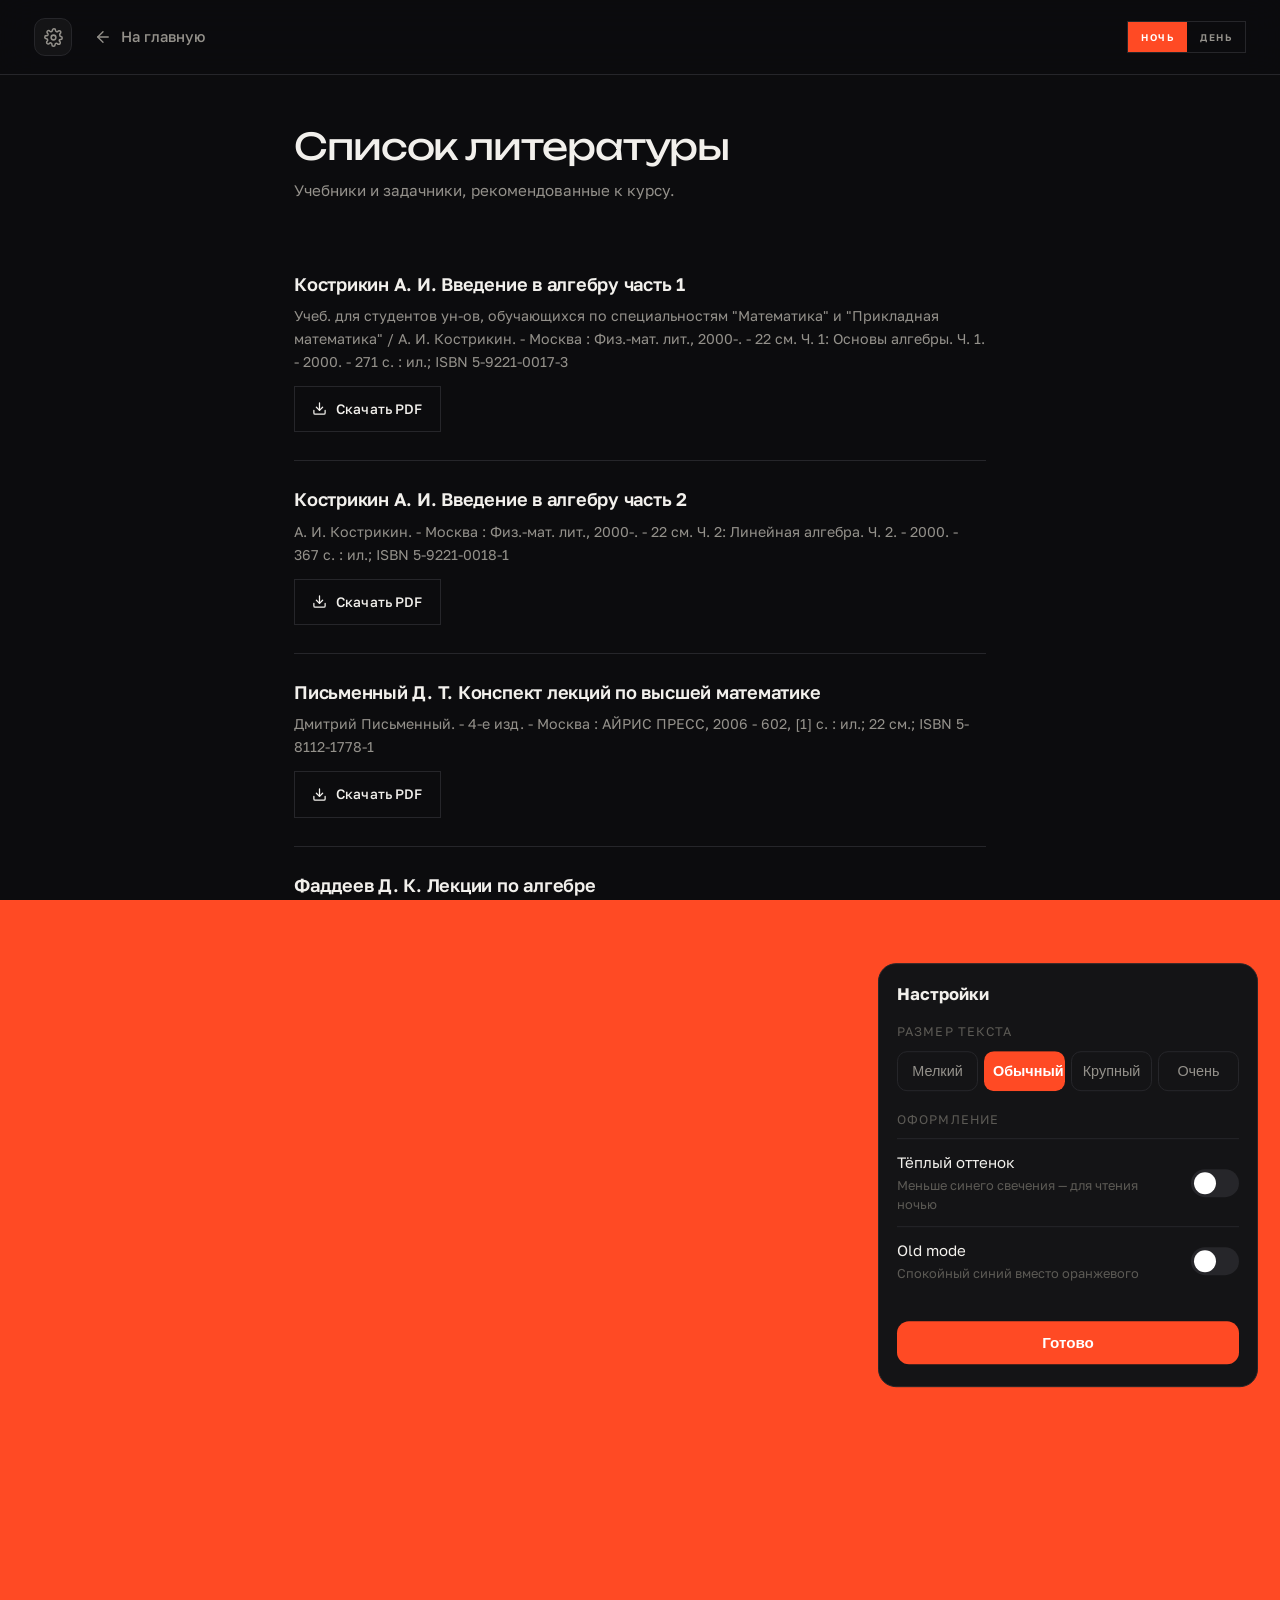
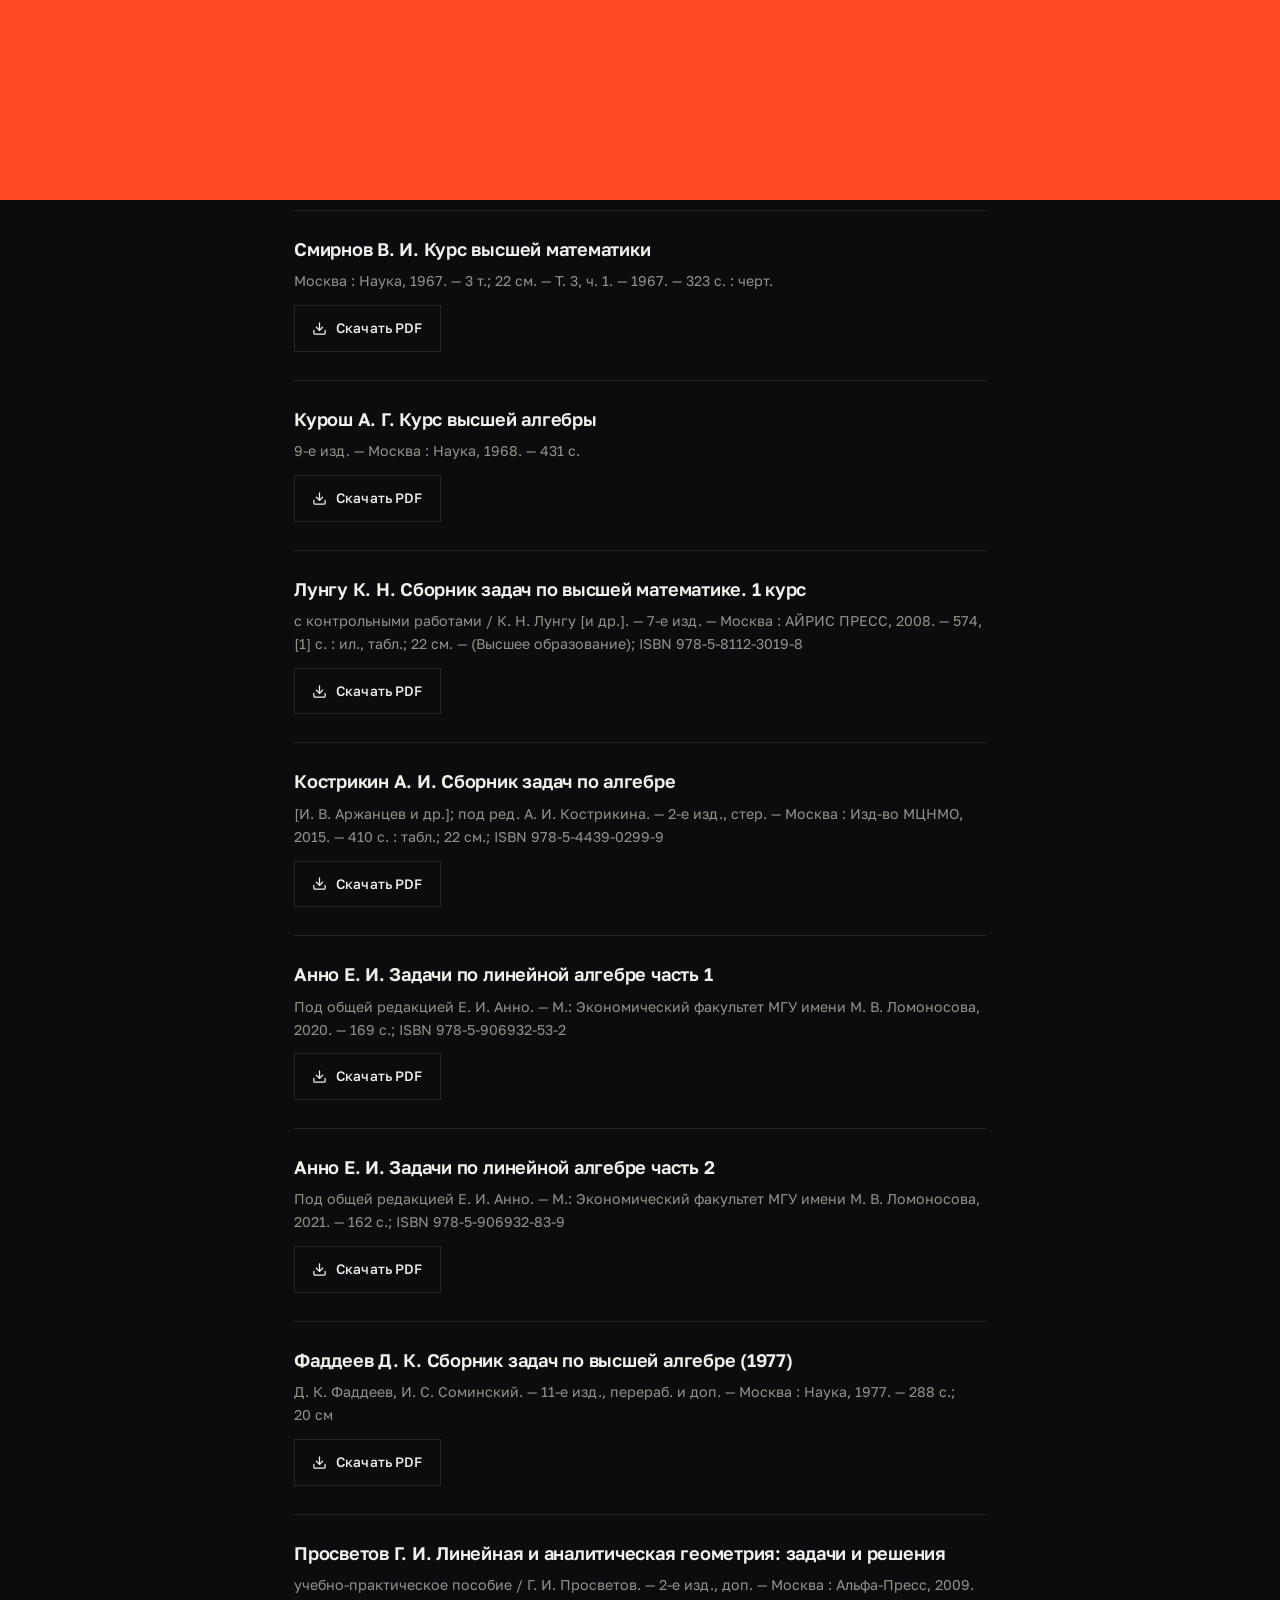
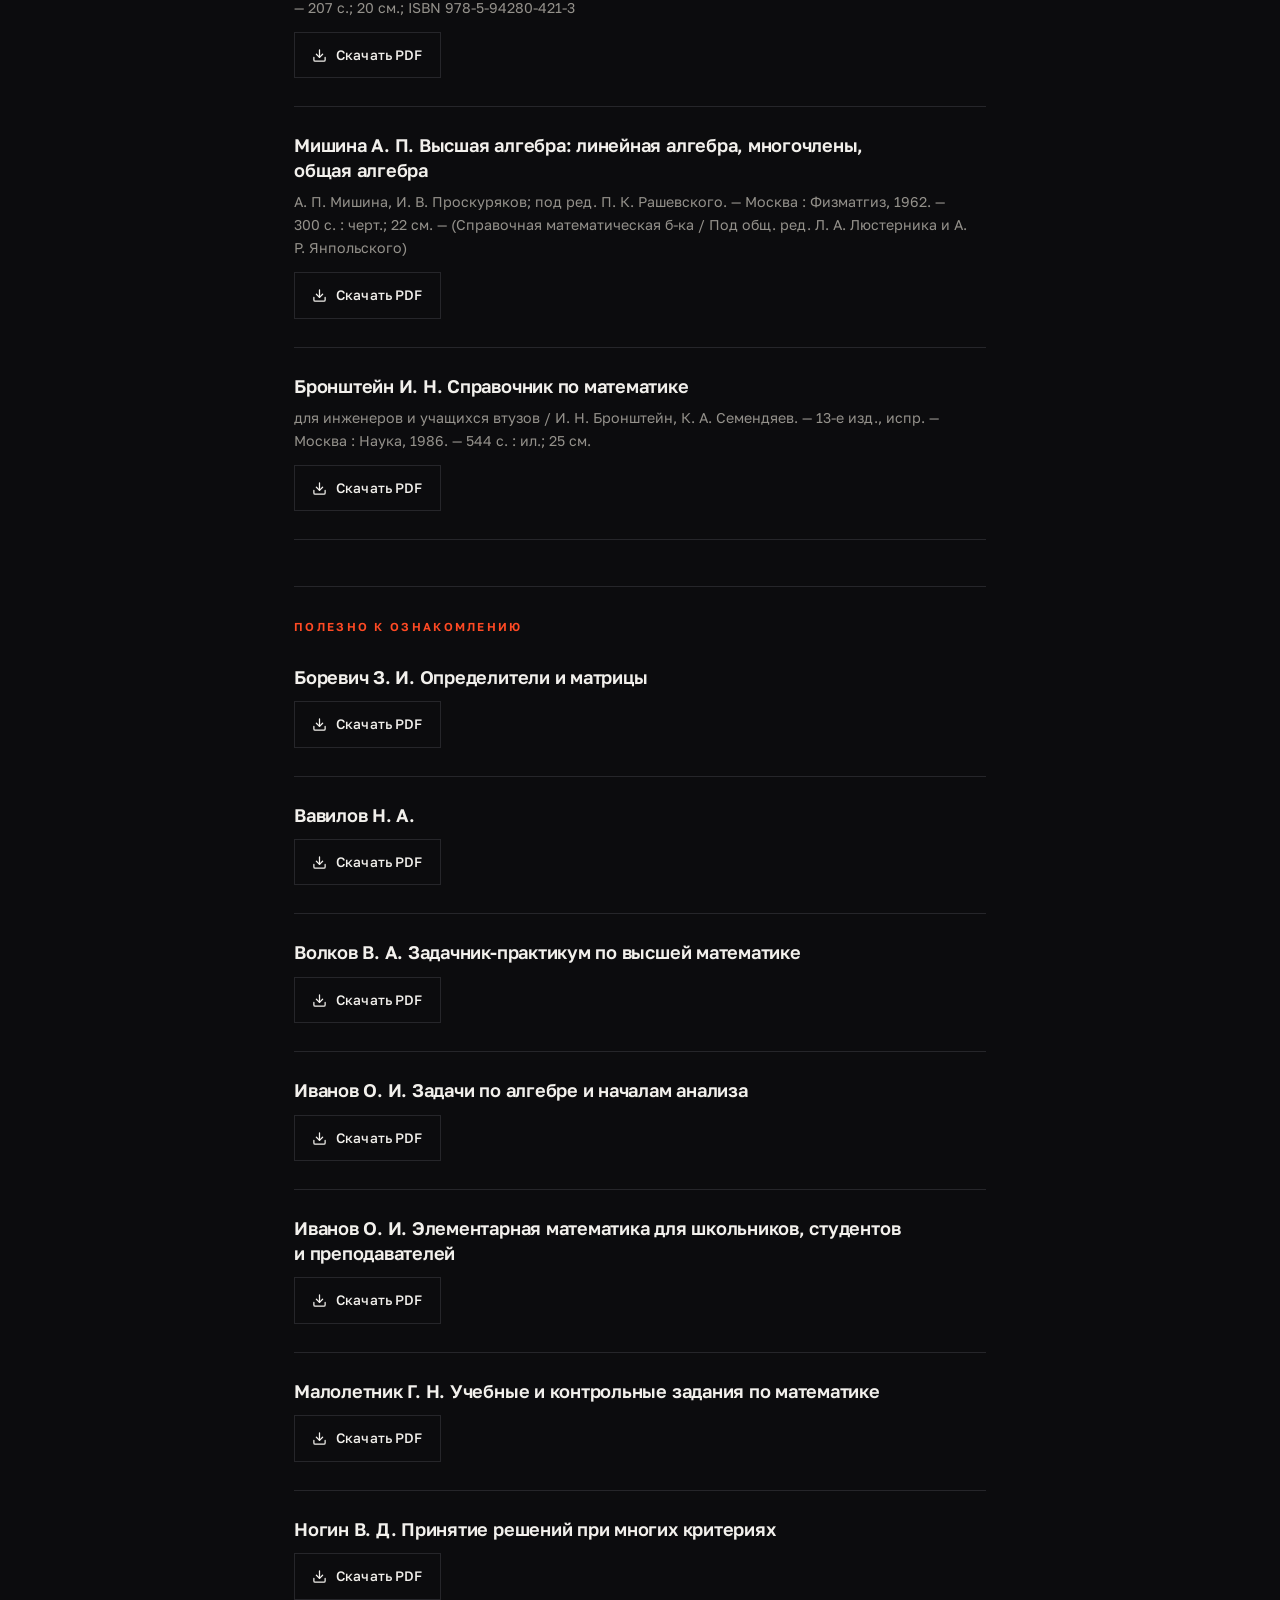
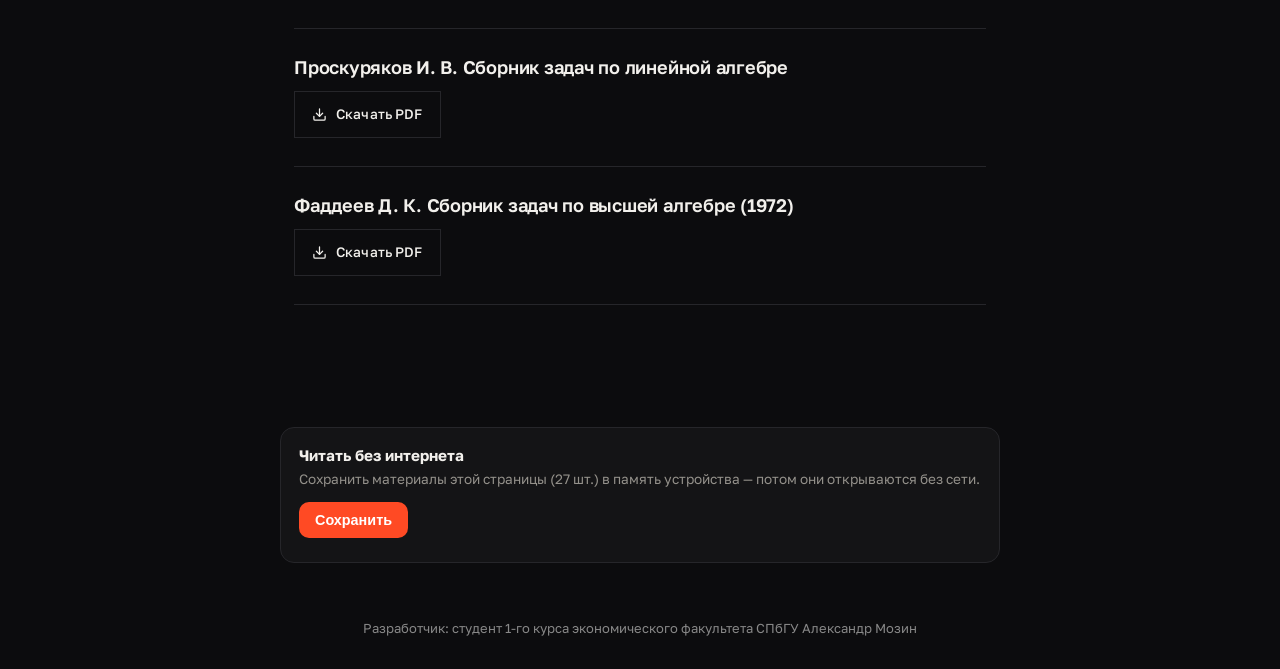
<file: literatura.html>
<!DOCTYPE html>
<html lang="ru" data-theme="dusk" data-motion="full">
<head>
<meta charset="UTF-8">
<meta name="viewport" content="width=device-width, initial-scale=1, viewport-fit=cover">
<title>MoziHelper — Список литературы</title>
<script>(function(){var h=document.documentElement;try{h.setAttribute('data-theme',localStorage.getItem('la_theme')||'dusk');h.setAttribute('data-motion',localStorage.getItem('la_motion')||'full');/* оформление применяем до первой отрисовки, иначе шторка мелькает прежним цветом */if(localStorage.getItem('la_old')==='1')h.setAttribute('data-old','1');if(localStorage.getItem('la_warm')==='1')h.setAttribute('data-warm','1');var _fs=localStorage.getItem('la_fs');if(_fs&&_fs!=='m')h.setAttribute('data-fs',_fs);if(sessionStorage.getItem('la_sweep')){sessionStorage.removeItem('la_sweep');h.classList.add('arriving','no-intro');}}catch(e){h.setAttribute('data-theme','dusk');h.setAttribute('data-motion','full');}})();</script>
<link rel="preconnect" href="https://fonts.googleapis.com">
<link rel="preconnect" href="https://fonts.gstatic.com" crossorigin>
<link href="https://fonts.googleapis.com/css2?family=Unbounded:wght@400;500;700&family=Golos+Text:wght@400;500;600&display=swap" rel="stylesheet">
<style>
/* ═══ Old mode: спокойный синий вместо оранжевого ═════════════════
   Работает поверх любой темы — и тёмной, и светлой. Меняется акцент,
   шторка перехода и активные элементы. */
html[data-old="1"][data-theme="dusk"]{
  --hot:#1877f2; --hot-2:#1877f2; --hot-ink:#fff; --flood:#1877f2;
  /* карточки и разборы используют свои переменные — красим и их */
  --ruby:#1877f2; --ruby-light:#4293ff; --ruby-deep:#0d5fd0;
  --sky:#1877f2;  --sky-light:#4293ff;  --sky-deep:#0d5fd0;
  --purple:#1877f2; --purple-light:#4293ff; --purple-deep:#0d5fd0;
  --purple-glow:rgba(24,119,242,.16); --ruby-glow:rgba(24,119,242,.16);
  --sky-glow:rgba(24,119,242,.16); --glow:rgba(24,119,242,.16);
  --accent:#1877f2;
}
html[data-old="1"][data-theme="paper"]{
  --hot:#0866ff; --hot-2:#0866ff; --hot-ink:#fff; --flood:#0866ff;
  --ruby:#0866ff; --ruby-light:#4a92ff; --ruby-deep:#0550cc;
  --sky:#0866ff;  --sky-light:#4a92ff;  --sky-deep:#0550cc;
  --purple:#0866ff; --purple-light:#4a92ff; --purple-deep:#0550cc;
  --purple-glow:rgba(8,102,255,.12); --ruby-glow:rgba(8,102,255,.12);
  --sky-glow:rgba(8,102,255,.12); --glow:rgba(8,102,255,.12);
  --accent:#0866ff;
}


[data-theme="dusk"]{
  --bg:#0c0c0e; --bg-2:#141416; --ink:#f2f0ec; --ink-2:#94918b; --ink-3:#5c5a55;
  --rule:#26262a; --hot:#ff4a24; --hot-2:#ff4a24; --hot-ink:#fff; --flood:#ff4a24;
  --bar:rgba(12,12,14,.86);
  color-scheme:dark;
}
[data-theme="paper"]{
  --bg:#f7f4ef; --bg-2:#ffffff; --ink:#101012; --ink-2:#5a5852; --ink-3:#94918a;
  --rule:#dedad2; --hot:#e03c14; --hot-2:#e03c14; --hot-ink:#fff; --flood:#e03c14;
  --bar:rgba(247,244,239,.88);
  color-scheme:light;
}
*{margin:0;padding:0;box-sizing:border-box}
html{background:var(--bg);-webkit-text-size-adjust:100%}
body{
  font-family:'Golos Text',-apple-system,BlinkMacSystemFont,'Segoe UI',Roboto,sans-serif;
  background:var(--bg);color:var(--ink);min-height:100svh;line-height:1.5;
  -webkit-font-smoothing:antialiased;-moz-osx-font-smoothing:grayscale;
  transition:background .45s ease,color .45s ease;
}
a{color:var(--hot)}
a:hover{color:var(--ink)}
::selection{background:var(--hot);color:var(--hot-ink)}

/* ── верхняя панель ── */
.topbar{
  position:sticky;top:0;z-index:50;display:flex;align-items:center;gap:14px;
  padding:calc(env(safe-area-inset-top,0px) + 10px) 18px 10px;
  background:var(--bar);backdrop-filter:blur(18px);-webkit-backdrop-filter:blur(18px);
  border-bottom:1px solid var(--rule);
}
.topbar-home{
  margin-right:auto;display:inline-flex;align-items:center;gap:9px;min-height:46px;
  font-size:.92rem;font-weight:500;color:var(--ink-2);text-decoration:none;
  transition:color .22s ease;-webkit-tap-highlight-color:transparent;
}
.topbar-home:hover{color:var(--ink)}
.topbar-home svg{flex-shrink:0;transition:transform .3s cubic-bezier(.2,.9,.2,1)}
.topbar-home:hover svg{transform:translateX(-3px)}

.tsw{position:relative;display:inline-flex;flex-shrink:0;border:1px solid var(--rule)}
.tsw-knob{position:absolute;top:0;bottom:0;left:0;width:50%;background:var(--hot);transition:transform .42s cubic-bezier(.65,0,.15,1)}
[data-theme="paper"] .tsw-knob{transform:translateX(100%)}
.tsw-b{
  position:relative;z-index:1;border:0;background:transparent;cursor:pointer;font-family:inherit;
  font-size:.605rem;font-weight:600;letter-spacing:.15em;text-transform:uppercase;
  padding:11px 13px 10px;color:var(--ink-2);line-height:1;
  transition:color .32s ease;-webkit-tap-highlight-color:transparent;
}
.tsw-b::before{content:'';position:absolute;inset:-8px -3px}
.tsw-b:first-of-type::before{left:-10px}
.tsw-b:last-of-type::before{right:-10px}
[data-theme="dusk"] .tsw-b[data-t="dusk"],
[data-theme="paper"] .tsw-b[data-t="paper"]{color:var(--hot-ink)}
.tsw-b:focus-visible{outline:2px solid var(--hot);outline-offset:4px}

main{max-width:760px;margin:0 auto;padding:34px 20px calc(env(safe-area-inset-bottom,0px) + 64px)}

/* ── титул страницы ── */
.page-title{
  font-family:'Unbounded',sans-serif;font-weight:400;
  font-size:clamp(1.55rem,7vw,2.3rem);line-height:1.08;letter-spacing:-.03em;
  margin-bottom:12px;
  opacity:0;transform:translateY(10px);
  animation:rise .8s cubic-bezier(.16,1,.3,1) .05s forwards;
}
.page-sub{
  color:var(--ink-2);font-size:.95rem;margin-bottom:34px;max-width:46ch;text-wrap:pretty;
  opacity:0;animation:fd .7s ease .28s forwards;
}
@keyframes rise{to{opacity:1;transform:none}}
@keyframes fd{to{opacity:1}}

/* ── книга: строка, а не карточка ── */
.res{
  display:flex;flex-direction:column;align-items:flex-start;gap:9px;
  padding:22px 0 24px;border-bottom:1px solid var(--rule);
}
.res-title{
  font-size:1.06rem;font-weight:600;line-height:1.34;letter-spacing:-.013em;
  text-wrap:pretty;transition:color .25s ease;
}
.res-cite{color:var(--ink-2);font-size:.855rem;line-height:1.62;text-wrap:pretty}
.res:hover .res-title{color:var(--hot-2)}

/* ── кнопка: та же заливка снизу вверх, что на билетах главной ── */
.dl{
  position:relative;margin-top:3px;
  display:inline-flex;align-items:center;gap:9px;min-height:46px;padding:12px 17px;
  font-family:inherit;font-size:.855rem;font-weight:500;letter-spacing:.01em;
  color:var(--ink);text-decoration:none;border:1px solid var(--rule);
  background-image:linear-gradient(var(--hot),var(--hot));
  background-repeat:no-repeat;background-position:0 100%;background-size:100% 0;
  transition:background-size .42s cubic-bezier(.66,0,.2,1),color .3s ease .04s,border-color .3s ease;
  -webkit-tap-highlight-color:transparent;
}
.dl svg{width:15px;height:15px;flex-shrink:0}
.dl:hover,.dl:active{color:var(--hot-ink);border-color:var(--hot);background-size:100% 100%}
.dl:focus-visible{outline:2px solid var(--hot);outline-offset:3px}
.dl.is-dl svg{animation:dlBounce .52s cubic-bezier(.34,1.56,.64,1)}
@keyframes dlBounce{
  0%{transform:translateY(0)}
  35%{transform:translateY(4px)}
  70%{transform:translateY(-2px)}
  100%{transform:translateY(0)}
}

/* ── разделитель раздела ── */
.section-head{
  margin:46px 0 2px;padding-top:32px;border-top:1px solid var(--rule);
  font-size:.72rem;font-weight:600;letter-spacing:.2em;text-transform:uppercase;
  color:var(--hot-2);
}

/* ── появление при прокрутке ── */
.reveal{opacity:0;transform:translateY(18px);transition:opacity .6s ease,transform .6s cubic-bezier(.22,1,.36,1)}
.reveal.in{opacity:1;transform:none}

/* ── шторка смены темы и уход со страницы ── */
.curtain,.flood{position:fixed;inset:0;background:var(--flood);transform:translate3d(0,100%,0);pointer-events:none}
.curtain{z-index:98;will-change:transform;contain:strict}
.flood{z-index:99}
.curtain.up{transform:translate3d(0,0,0);transition:transform .42s cubic-bezier(.65,0,.25,1)}
.curtain.out{transform:translate3d(0,-100%,0);transition:transform .5s cubic-bezier(.35,0,.15,1)}
/* ── приход под шторкой: контент уже отрисован, полотно просто уезжает ── */
html.arriving .curtain{
  transform:translate3d(0,0,0);
  animation:curtainAway .5s cubic-bezier(.35,0,.15,1) 2.4s forwards!important;
}
html.arriving .curtain.out{transform:translate3d(0,-100%,0);transition:transform .5s cubic-bezier(.35,0,.15,1)!important}
/* пока полотно закрыто — на странице не движется вообще ничего */
html.arriving *,html.arriving *::before,html.arriving *::after{animation:none!important;transition:none!important}
@keyframes curtainAway{to{transform:translate3d(0,-100%,0)}}
html.sweeping,html.sweeping body{transition:none!important}
html.no-intro .page-title,html.no-intro .page-sub{opacity:1!important;transform:none!important;animation:none!important}
html.no-intro .reveal{opacity:1!important;transform:none!important;transition:none!important}
body.leaving .flood{transform:none;transition:transform .42s cubic-bezier(.66,0,.2,1)}

@media (min-width:760px){
  .topbar{padding:14px 34px}
  main{padding:52px 34px 96px}
  .page-sub{margin-bottom:44px}
  .res{padding:26px 0 28px}
  .res-title{font-size:1.14rem}
  .res-cite{font-size:.885rem}
}

[data-motion="calm"] *{animation-duration:.01ms!important;animation-delay:0s!important;transition-duration:.01ms!important}
[data-motion="calm"] .page-title,[data-motion="calm"] .page-sub{opacity:1;transform:none}
[data-motion="calm"] .reveal{opacity:1;transform:none}


/* ═══ Плавность шторки на iOS ═════════════════════════════════════
   В Safari тормозит не сама анимация, а то, что браузер параллельно
   пересчитывает страницу под шторкой. На время перехода снимаем с него
   всю лишнюю работу — так делают нативные приложения. */

/* 1. Шторка живёт на собственном слое графики и не тянет за собой содержимое. */
.curtain{
  will-change:transform;
  contain:layout paint style;
  -webkit-backface-visibility:hidden;backface-visibility:hidden;
}

/* 2. Пока идёт переход, страница под шторкой заморожена: ничего не
      анимируется, не прокручивается и не пересчитывается. */
/* 3. Размытие панелей — самый дорогой эффект в Safari. Во время перехода
      выключаем его полностью. */
html.sweeping .topbar,html.sweeping .tabbar,html.sweeping .backdrop,
html.sweeping .sidebar,html.arriving .topbar,html.arriving .tabbar,
html.arriving .backdrop,html.arriving .sidebar{
  -webkit-backdrop-filter:none!important;backdrop-filter:none!important;
}
</style>
<link rel="manifest" href="manifest.webmanifest">
<meta name="theme-color" content="#0c0c0e" media="(prefers-color-scheme: dark)">
<meta name="theme-color" content="#f7f4ef" media="(prefers-color-scheme: light)">
<meta name="apple-mobile-web-app-capable" content="yes">
<meta name="apple-mobile-web-app-status-bar-style" content="black-translucent">
<meta name="apple-mobile-web-app-title" content="MoziHelper">
<link rel="apple-touch-icon" href="apple-touch-icon.png">
<link rel="icon" href="icon-192.png" type="image/png">
</head>
<body>
<div class="curtain" id="curtain" aria-hidden="true"></div>
<div class="flood" aria-hidden="true"></div>

  <header class="topbar">
    <a class="topbar-home" href="index.html"><svg viewBox="0 0 24 24" width="18" height="18" fill="none" stroke="currentColor" stroke-width="1.8" stroke-linecap="round" stroke-linejoin="round"><line x1="19" y1="12" x2="5" y2="12"/><polyline points="12 19 5 12 12 5"/></svg><span>На главную</span></a>
    <div class="tsw" role="group" aria-label="Тема оформления">
      <span class="tsw-knob" aria-hidden="true"></span>
      <button class="tsw-b" data-t="dusk" onclick="pickTheme(event,'dusk')">Ночь</button>
      <button class="tsw-b" data-t="paper" onclick="pickTheme(event,'paper')">День</button>
    </div>
  </header>

  <main>
    <h1 class="page-title">Список литературы</h1>
    <p class="page-sub">Учебники и задачники, рекомендованные к курсу.</p>

      <div class="res">
        <h2 class="res-title">Кострикин А. И. Введение в алгебру часть 1</h2>
        <p class="res-cite">Учеб. для студентов ун-ов, обучающихся по специальностям "Математика" и "Прикладная математика" / А. И. Кострикин. - Москва : Физ.-мат. лит., 2000-. - 22 см. Ч. 1: Основы алгебры. Ч. 1. - 2000. - 271 с. : ил.; ISBN 5-9221-0017-3</p>
        <a class="dl" href="books/Кострикин_А_И_часть_1.pdf"><svg viewBox="0 0 24 24" fill="none" stroke="currentColor" stroke-width="2" stroke-linecap="round" stroke-linejoin="round"><path d="M21 15v4a2 2 0 0 1-2 2H5a2 2 0 0 1-2-2v-4"/><polyline points="7 10 12 15 17 10"/><line x1="12" y1="15" x2="12" y2="3"/></svg>Скачать PDF</a>
      </div>

      <div class="res">
        <h2 class="res-title">Кострикин А. И. Введение в алгебру часть 2</h2>
        <p class="res-cite">А. И. Кострикин. - Москва : Физ.-мат. лит., 2000-. - 22 см. Ч. 2: Линейная алгебра. Ч. 2. - 2000. - 367 с. : ил.; ISBN 5-9221-0018-1</p>
        <a class="dl" href="books/Кострикин_А_И_часть_2.pdf"><svg viewBox="0 0 24 24" fill="none" stroke="currentColor" stroke-width="2" stroke-linecap="round" stroke-linejoin="round"><path d="M21 15v4a2 2 0 0 1-2 2H5a2 2 0 0 1-2-2v-4"/><polyline points="7 10 12 15 17 10"/><line x1="12" y1="15" x2="12" y2="3"/></svg>Скачать PDF</a>
      </div>

      <div class="res">
        <h2 class="res-title">Письменный Д. Т. Конспект лекций по высшей математике</h2>
        <p class="res-cite">Дмитрий Письменный. - 4-е изд. - Москва : АЙРИС ПРЕСС, 2006 - 602, [1] с. : ил.; 22 см.; ISBN 5-8112-1778-1</p>
        <a class="dl" href="books/Письменный_Д_Т_Конспект_лекций_по_высшей_математике.pdf"><svg viewBox="0 0 24 24" fill="none" stroke="currentColor" stroke-width="2" stroke-linecap="round" stroke-linejoin="round"><path d="M21 15v4a2 2 0 0 1-2 2H5a2 2 0 0 1-2-2v-4"/><polyline points="7 10 12 15 17 10"/><line x1="12" y1="15" x2="12" y2="3"/></svg>Скачать PDF</a>
      </div>

      <div class="res">
        <h2 class="res-title">Фаддеев Д. К. Лекции по алгебре</h2>
        <p class="res-cite">Д. К. Фаддеев. - Москва : Наука, 1984. - 416 с. : ил.; 22 см</p>
        <a class="dl" href="books/Фаддеев_Лекции.pdf"><svg viewBox="0 0 24 24" fill="none" stroke="currentColor" stroke-width="2" stroke-linecap="round" stroke-linejoin="round"><path d="M21 15v4a2 2 0 0 1-2 2H5a2 2 0 0 1-2-2v-4"/><polyline points="7 10 12 15 17 10"/><line x1="12" y1="15" x2="12" y2="3"/></svg>Скачать PDF</a>
      </div>

      <div class="res">
        <h2 class="res-title">Ильин В. А. Линейная алгебра и аналитическая геометрия</h2>
        <p class="res-cite">учебник / В. А. Ильин, Г. Д. Ким. - 3-е изд., перераб. и доп. - Москва : Проспект : Изд-во Московского ун-та, 2007. - 392, [1] с. : ил., табл.; 22 см. - (Классический университетский учебник : посвящена 250-летию Московского университета / Московский гос. ун-т им. М. В. Ломоносова); ISBN 978-5-482-01216-1</p>
        <a class="dl" href="books/Ильин_В_А_Линейная_алгебра_и_аналитическая_геометрия.pdf"><svg viewBox="0 0 24 24" fill="none" stroke="currentColor" stroke-width="2" stroke-linecap="round" stroke-linejoin="round"><path d="M21 15v4a2 2 0 0 1-2 2H5a2 2 0 0 1-2-2v-4"/><polyline points="7 10 12 15 17 10"/><line x1="12" y1="15" x2="12" y2="3"/></svg>Скачать PDF</a>
      </div>

      <div class="res">
        <h2 class="res-title">Ильин В. А., Позняк Э. Г. Аналитическая геометрия</h2>
        <p class="res-cite">7-е изд., стер. - М.: ФИЗМАТЛИТ, 2004. - 224 с. - (Курс высшей математики и математической физики.) - ISBN 5-9221-0511-6</p>
        <a class="dl" href="books/Ильин_В_А_Аналитическая_Геометрия.pdf"><svg viewBox="0 0 24 24" fill="none" stroke="currentColor" stroke-width="2" stroke-linecap="round" stroke-linejoin="round"><path d="M21 15v4a2 2 0 0 1-2 2H5a2 2 0 0 1-2-2v-4"/><polyline points="7 10 12 15 17 10"/><line x1="12" y1="15" x2="12" y2="3"/></svg>Скачать PDF</a>
      </div>

      <div class="res">
        <h2 class="res-title">Шевцов Г. С. Линейная алгебра</h2>
        <p class="res-cite">Г. С. Шевцов. - 2. изд., испр. и доп. - Москва : Гардарики, 1999. - 358, [1] с.; 21 см.; ISBN 5-8297-0013-1</p>
        <a class="dl" href="books/Шевцов_Г_С_Линейная_Алгебра.pdf"><svg viewBox="0 0 24 24" fill="none" stroke="currentColor" stroke-width="2" stroke-linecap="round" stroke-linejoin="round"><path d="M21 15v4a2 2 0 0 1-2 2H5a2 2 0 0 1-2-2v-4"/><polyline points="7 10 12 15 17 10"/><line x1="12" y1="15" x2="12" y2="3"/></svg>Скачать PDF</a>
      </div>

      <div class="res">
        <h2 class="res-title">Воеводин В. В. Линейная алгебра</h2>
        <p class="res-cite">В. В. Воеводин. - 2-е изд., перераб. и доп. - Москва : Наука, 1980. - 400 с.</p>
        <a class="dl" href="books/Воеводин_В_В_Линейная_алгебра.pdf"><svg viewBox="0 0 24 24" fill="none" stroke="currentColor" stroke-width="2" stroke-linecap="round" stroke-linejoin="round"><path d="M21 15v4a2 2 0 0 1-2 2H5a2 2 0 0 1-2-2v-4"/><polyline points="7 10 12 15 17 10"/><line x1="12" y1="15" x2="12" y2="3"/></svg>Скачать PDF</a>
      </div>

      <div class="res">
        <h2 class="res-title">Смирнов В. И. Курс высшей математики</h2>
        <p class="res-cite">Москва : Наука, 1967. — 3 т.; 22 см. — Т. 3, ч. 1. — 1967. — 323 с. : черт.</p>
        <a class="dl" href="books/Смирнов_В_И_Курс_высшей_математики_Т3_Ч1.pdf"><svg viewBox="0 0 24 24" fill="none" stroke="currentColor" stroke-width="2" stroke-linecap="round" stroke-linejoin="round"><path d="M21 15v4a2 2 0 0 1-2 2H5a2 2 0 0 1-2-2v-4"/><polyline points="7 10 12 15 17 10"/><line x1="12" y1="15" x2="12" y2="3"/></svg>Скачать PDF</a>
      </div>

      <div class="res">
        <h2 class="res-title">Курош А. Г. Курс высшей алгебры</h2>
        <p class="res-cite">9-е изд. — Москва : Наука, 1968. — 431 с.</p>
        <a class="dl" href="books/Курош_А_Г_Курс_высшей_алгебры.pdf"><svg viewBox="0 0 24 24" fill="none" stroke="currentColor" stroke-width="2" stroke-linecap="round" stroke-linejoin="round"><path d="M21 15v4a2 2 0 0 1-2 2H5a2 2 0 0 1-2-2v-4"/><polyline points="7 10 12 15 17 10"/><line x1="12" y1="15" x2="12" y2="3"/></svg>Скачать PDF</a>
      </div>

      <div class="res">
        <h2 class="res-title">Лунгу К. Н. Сборник задач по высшей математике. 1 курс</h2>
        <p class="res-cite">с контрольными работами / К. Н. Лунгу [и др.]. — 7-е изд. — Москва : АЙРИС ПРЕСС, 2008. — 574, [1] с. : ил., табл.; 22 см. — (Высшее образование); ISBN 978-5-8112-3019-8</p>
        <a class="dl" href="books/Лунгу_К_Н_Сборник_задач_по_высшей_математике_1_курс.pdf"><svg viewBox="0 0 24 24" fill="none" stroke="currentColor" stroke-width="2" stroke-linecap="round" stroke-linejoin="round"><path d="M21 15v4a2 2 0 0 1-2 2H5a2 2 0 0 1-2-2v-4"/><polyline points="7 10 12 15 17 10"/><line x1="12" y1="15" x2="12" y2="3"/></svg>Скачать PDF</a>
      </div>

      <div class="res">
        <h2 class="res-title">Кострикин А. И. Сборник задач по алгебре</h2>
        <p class="res-cite">[И. В. Аржанцев и др.]; под ред. А. И. Кострикина. — 2-е изд., стер. — Москва : Изд-во МЦНМО, 2015. — 410 с. : табл.; 22 см.; ISBN 978-5-4439-0299-9</p>
        <a class="dl" href="books/Кострикин_А_И_Сборник_задач_по_алгебре.pdf"><svg viewBox="0 0 24 24" fill="none" stroke="currentColor" stroke-width="2" stroke-linecap="round" stroke-linejoin="round"><path d="M21 15v4a2 2 0 0 1-2 2H5a2 2 0 0 1-2-2v-4"/><polyline points="7 10 12 15 17 10"/><line x1="12" y1="15" x2="12" y2="3"/></svg>Скачать PDF</a>
      </div>

      <div class="res">
        <h2 class="res-title">Анно Е. И. Задачи по линейной алгебре часть 1</h2>
        <p class="res-cite">Под общей редакцией Е. И. Анно. — М.: Экономический факультет МГУ имени М. В. Ломоносова, 2020. — 169 с.; ISBN 978-5-906932-53-2</p>
        <a class="dl" href="books/Анно_Е_И_Задачи_по_линейной_алгебре_часть_1.pdf"><svg viewBox="0 0 24 24" fill="none" stroke="currentColor" stroke-width="2" stroke-linecap="round" stroke-linejoin="round"><path d="M21 15v4a2 2 0 0 1-2 2H5a2 2 0 0 1-2-2v-4"/><polyline points="7 10 12 15 17 10"/><line x1="12" y1="15" x2="12" y2="3"/></svg>Скачать PDF</a>
      </div>

      <div class="res">
        <h2 class="res-title">Анно Е. И. Задачи по линейной алгебре часть 2</h2>
        <p class="res-cite">Под общей редакцией Е. И. Анно. — М.: Экономический факультет МГУ имени М. В. Ломоносова, 2021. — 162 с.; ISBN 978-5-906932-83-9</p>
        <a class="dl" href="books/Анно_Е_И_Задачи_по_линейной_алгебре_часть_2.pdf"><svg viewBox="0 0 24 24" fill="none" stroke="currentColor" stroke-width="2" stroke-linecap="round" stroke-linejoin="round"><path d="M21 15v4a2 2 0 0 1-2 2H5a2 2 0 0 1-2-2v-4"/><polyline points="7 10 12 15 17 10"/><line x1="12" y1="15" x2="12" y2="3"/></svg>Скачать PDF</a>
      </div>

      <div class="res">
        <h2 class="res-title">Фаддеев Д. К. Сборник задач по высшей алгебре (1977)</h2>
        <p class="res-cite">Д. К. Фаддеев, И. С. Соминский. — 11-е изд., перераб. и доп. — Москва : Наука, 1977. — 288 с.; 20 см</p>
        <a class="dl" href="books/Фаддеев_Д_К_Сборник_задач_по_высшей_алгебре_1977.pdf"><svg viewBox="0 0 24 24" fill="none" stroke="currentColor" stroke-width="2" stroke-linecap="round" stroke-linejoin="round"><path d="M21 15v4a2 2 0 0 1-2 2H5a2 2 0 0 1-2-2v-4"/><polyline points="7 10 12 15 17 10"/><line x1="12" y1="15" x2="12" y2="3"/></svg>Скачать PDF</a>
      </div>

      <div class="res">
        <h2 class="res-title">Просветов Г. И. Линейная и аналитическая геометрия: задачи и решения</h2>
        <p class="res-cite">учебно-практическое пособие / Г. И. Просветов. — 2-е изд., доп. — Москва : Альфа-Пресс, 2009. — 207 с.; 20 см.; ISBN 978-5-94280-421-3</p>
        <a class="dl" href="books/Просветов_Г_И_Линейная_алгебра_и_аналитическая_геометрия.pdf"><svg viewBox="0 0 24 24" fill="none" stroke="currentColor" stroke-width="2" stroke-linecap="round" stroke-linejoin="round"><path d="M21 15v4a2 2 0 0 1-2 2H5a2 2 0 0 1-2-2v-4"/><polyline points="7 10 12 15 17 10"/><line x1="12" y1="15" x2="12" y2="3"/></svg>Скачать PDF</a>
      </div>

      <div class="res">
        <h2 class="res-title">Мишина А. П. Высшая алгебра: линейная алгебра, многочлены, общая алгебра</h2>
        <p class="res-cite">А. П. Мишина, И. В. Проскуряков; под ред. П. К. Рашевского. — Москва : Физматгиз, 1962. — 300 с. : черт.; 22 см. — (Справочная математическая б-ка / Под общ. ред. Л. А. Люстерника и А. Р. Янпольского)</p>
        <a class="dl" href="books/Мишина_А_П_Высшая_алгебра_Линейная_алгебра_многочлены_общая_алгебра.pdf"><svg viewBox="0 0 24 24" fill="none" stroke="currentColor" stroke-width="2" stroke-linecap="round" stroke-linejoin="round"><path d="M21 15v4a2 2 0 0 1-2 2H5a2 2 0 0 1-2-2v-4"/><polyline points="7 10 12 15 17 10"/><line x1="12" y1="15" x2="12" y2="3"/></svg>Скачать PDF</a>
      </div>

      <div class="res">
        <h2 class="res-title">Бронштейн И. Н. Справочник по математике</h2>
        <p class="res-cite">для инженеров и учащихся втузов / И. Н. Бронштейн, К. А. Семендяев. — 13-е изд., испр. — Москва : Наука, 1986. — 544 с. : ил.; 25 см.</p>
        <a class="dl" href="books/Бробенштейн_И_Н_Справочник_по_математике.pdf"><svg viewBox="0 0 24 24" fill="none" stroke="currentColor" stroke-width="2" stroke-linecap="round" stroke-linejoin="round"><path d="M21 15v4a2 2 0 0 1-2 2H5a2 2 0 0 1-2-2v-4"/><polyline points="7 10 12 15 17 10"/><line x1="12" y1="15" x2="12" y2="3"/></svg>Скачать PDF</a>
      </div>

      <h2 class="section-head">Полезно к ознакомлению</h2>

      <div class="res">
        <h2 class="res-title">Боревич З. И. Определители и матрицы</h2>
        <a class="dl" href="books/Боревич_З_И_Определители_и_матрицы.pdf"><svg viewBox="0 0 24 24" fill="none" stroke="currentColor" stroke-width="2" stroke-linecap="round" stroke-linejoin="round"><path d="M21 15v4a2 2 0 0 1-2 2H5a2 2 0 0 1-2-2v-4"/><polyline points="7 10 12 15 17 10"/><line x1="12" y1="15" x2="12" y2="3"/></svg>Скачать PDF</a>
      </div>

      <div class="res">
        <h2 class="res-title">Вавилов Н. А.</h2>
        <a class="dl" href="books/Вавилов_Н_А.pdf"><svg viewBox="0 0 24 24" fill="none" stroke="currentColor" stroke-width="2" stroke-linecap="round" stroke-linejoin="round"><path d="M21 15v4a2 2 0 0 1-2 2H5a2 2 0 0 1-2-2v-4"/><polyline points="7 10 12 15 17 10"/><line x1="12" y1="15" x2="12" y2="3"/></svg>Скачать PDF</a>
      </div>

      <div class="res">
        <h2 class="res-title">Волков В. А. Задачник-практикум по высшей математике</h2>
        <a class="dl" href="books/Волков_В_А_Задачник-практикум_по_высшей_математике.pdf"><svg viewBox="0 0 24 24" fill="none" stroke="currentColor" stroke-width="2" stroke-linecap="round" stroke-linejoin="round"><path d="M21 15v4a2 2 0 0 1-2 2H5a2 2 0 0 1-2-2v-4"/><polyline points="7 10 12 15 17 10"/><line x1="12" y1="15" x2="12" y2="3"/></svg>Скачать PDF</a>
      </div>

      <div class="res">
        <h2 class="res-title">Иванов О. И. Задачи по алгебре и началам анализа</h2>
        <a class="dl" href="books/Иванов_О_И_Задачи_по_алгебре_и_началам_анализа.pdf"><svg viewBox="0 0 24 24" fill="none" stroke="currentColor" stroke-width="2" stroke-linecap="round" stroke-linejoin="round"><path d="M21 15v4a2 2 0 0 1-2 2H5a2 2 0 0 1-2-2v-4"/><polyline points="7 10 12 15 17 10"/><line x1="12" y1="15" x2="12" y2="3"/></svg>Скачать PDF</a>
      </div>

      <div class="res">
        <h2 class="res-title">Иванов О. И. Элементарная математика для школьников, студентов и преподавателей</h2>
        <a class="dl" href="books/Иванов_О_И_Элементарная_математика_для_школьников,_студентов_и_проподавателенй.pdf"><svg viewBox="0 0 24 24" fill="none" stroke="currentColor" stroke-width="2" stroke-linecap="round" stroke-linejoin="round"><path d="M21 15v4a2 2 0 0 1-2 2H5a2 2 0 0 1-2-2v-4"/><polyline points="7 10 12 15 17 10"/><line x1="12" y1="15" x2="12" y2="3"/></svg>Скачать PDF</a>
      </div>

      <div class="res">
        <h2 class="res-title">Малолетник Г. Н. Учебные и контрольные задания по математике</h2>
        <a class="dl" href="books/Малолетник_Г_Н_Учебные_и_контрольные_задания_по_математике.pdf"><svg viewBox="0 0 24 24" fill="none" stroke="currentColor" stroke-width="2" stroke-linecap="round" stroke-linejoin="round"><path d="M21 15v4a2 2 0 0 1-2 2H5a2 2 0 0 1-2-2v-4"/><polyline points="7 10 12 15 17 10"/><line x1="12" y1="15" x2="12" y2="3"/></svg>Скачать PDF</a>
      </div>

      <div class="res">
        <h2 class="res-title">Ногин В. Д. Принятие решений при многих критериях</h2>
        <a class="dl" href="books/Ногин_В_Д_Принятие_решений_при_многих_критериях.pdf"><svg viewBox="0 0 24 24" fill="none" stroke="currentColor" stroke-width="2" stroke-linecap="round" stroke-linejoin="round"><path d="M21 15v4a2 2 0 0 1-2 2H5a2 2 0 0 1-2-2v-4"/><polyline points="7 10 12 15 17 10"/><line x1="12" y1="15" x2="12" y2="3"/></svg>Скачать PDF</a>
      </div>

      <div class="res">
        <h2 class="res-title">Проскуряков И. В. Сборник задач по линейной алгебре</h2>
        <a class="dl" href="books/Проскуряков_И_В_Сборник_задач_по_линейной_алгебре.pdf"><svg viewBox="0 0 24 24" fill="none" stroke="currentColor" stroke-width="2" stroke-linecap="round" stroke-linejoin="round"><path d="M21 15v4a2 2 0 0 1-2 2H5a2 2 0 0 1-2-2v-4"/><polyline points="7 10 12 15 17 10"/><line x1="12" y1="15" x2="12" y2="3"/></svg>Скачать PDF</a>
      </div>

      <div class="res">
        <h2 class="res-title">Фаддеев Д. К. Сборник задач по высшей алгебре (1972)</h2>
        <a class="dl" href="books/Фаддеев_Д_К_Сборник_задач_по_высшей_алгебре_1972.pdf"><svg viewBox="0 0 24 24" fill="none" stroke="currentColor" stroke-width="2" stroke-linecap="round" stroke-linejoin="round"><path d="M21 15v4a2 2 0 0 1-2 2H5a2 2 0 0 1-2-2v-4"/><polyline points="7 10 12 15 17 10"/><line x1="12" y1="15" x2="12" y2="3"/></svg>Скачать PDF</a>
      </div>
  </main>

<script>
function calm(){return document.documentElement.getAttribute('data-motion')==='calm';}
function applyTheme(n){
  document.documentElement.setAttribute('data-theme',n);
  try{localStorage.setItem('la_theme',n);}catch(e){}
}
function sweep(mid){
  var c=document.getElementById('curtain');
  if(!c||calm()||c.dataset.busy){if(mid)mid();return;}
  c.dataset.busy='1';
  c.classList.remove('out');c.classList.add('up');
  setTimeout(function(){
    if(mid)mid();
    c.classList.add('out');
    setTimeout(function(){
      c.style.transition='none';c.classList.remove('up','out');
      requestAnimationFrame(function(){c.style.transition='';c.removeAttribute('data-busy');});
    },470);
  },400);
}
function pickTheme(ev,next){
  if((document.documentElement.getAttribute('data-theme')||'dusk')===next)return;
  sweep(function(){applyTheme(next);});
}

/* ── Переход между страницами одним движением ──
   Уходящая страница закрывает экран шторкой и НЕ уводит её обратно;
   доигрывает уже новая страница (флаг la_sweep → html.arriving),
   причём её содержимое отрисовано без анимаций входа. Раньше уход и приход
   играли по отдельности — отсюда и виделся лаг с лишней анимацией. */
function leavePage(href){
  var c=document.getElementById('curtain');
  if(!c||calm()){location.href=href;return;}
  if(c.getAttribute('data-busy'))return;
  c.setAttribute('data-busy','1');
  document.documentElement.classList.add('sweeping');
  try{sessionStorage.setItem('la_sweep','1');}catch(e){}
  /* переход по таймеру, а НЕ по transitionend: на тяжёлой странице событие может не прийти */
  requestAnimationFrame(function(){requestAnimationFrame(function(){c.classList.add('up');});});
  setTimeout(function(){location.href=href;},420);
}
function finishArrival(){
  var h=document.documentElement;
  if(!h.classList.contains('arriving'))return;
  var c=document.getElementById('curtain');
  if(!c){h.classList.remove('arriving');return;}
  requestAnimationFrame(function(){requestAnimationFrame(function(){
    c.classList.add('out');
    setTimeout(function(){
      c.style.transition='none';c.classList.remove('up','out');
      h.classList.remove('sweeping','arriving');
      requestAnimationFrame(function(){c.style.transition='';});
    },480);
  });});
}
if(document.readyState==='loading')document.addEventListener('DOMContentLoaded',finishArrival);
else finishArrival();

/* появление карточек волной */
(function(){
  var items=document.querySelectorAll('.res, .section-head');
  if(calm()||!('IntersectionObserver' in window)){
    items.forEach(function(el){el.classList.add('reveal','in');});
    return;
  }
  items.forEach(function(el){el.classList.add('reveal');});
  var io=new IntersectionObserver(function(entries){
    entries.forEach(function(en){
      if(!en.isIntersecting)return;
      var el=en.target;
      el.style.transitionDelay=(el._d||0)+'ms';
      el.classList.add('in');
      io.unobserve(el);
    });
  },{rootMargin:'0px 0px -8% 0px',threshold:.08});
  items.forEach(function(el,i){el._d=(i%4)*70;io.observe(el);});
})();

/* отскок иконки при скачивании */
(function(){
  if(calm())return;
  document.querySelectorAll('.dl').forEach(function(btn){
    btn.addEventListener('click',function(){
      btn.classList.remove('is-dl');
      void btn.offsetWidth;
      btn.classList.add('is-dl');
    });
  });
})();

/* уход со страницы и открытие PDF — той же шторкой.
   Если PDF не открывается, а скачивается, шторка сама уходит за верх и страница остаётся */
(function(){
  if(calm())return;
  document.querySelectorAll('a[href$=".html"], a[href$=".pdf"]').forEach(function(a){
    a.addEventListener('click',function(e){
      if(e.metaKey||e.ctrlKey||e.shiftKey||a.target)return;
      var href=a.getAttribute('href');
      if(!href)return;
      e.preventDefault();
      leavePage(href);
    });
  });
})();
</script>
<script>
/* офлайн-режим: сайт открывается без сети */
if ('serviceWorker' in navigator) {
  addEventListener('load', function(){
    navigator.serviceWorker.register('sw.js').catch(function(){});
  });
}
</script>

<script>
/* Возврат «назад»: страница восстанавливается из кэша браузера в том виде,
   в каком её покинули — со шторкой на весь экран. DOMContentLoaded при этом
   не срабатывает, поэтому сбрасываем шторку по pageshow. */
(function () {
  function reset() {
    var c = document.getElementById('curtain');
    var h = document.documentElement;
    h.classList.remove('sweeping', 'arriving');
    if (!c) return;
    c.style.transition = 'none';
    c.classList.remove('up', 'out');
    c.removeAttribute('data-busy');
    requestAnimationFrame(function () { c.style.transition = ''; });
  }
  /* ТОЛЬКО при возврате из кэша браузера (кнопка «назад»).
     На обычной загрузке трогать шторку нельзя — она в этот момент штатно
     закрывает экран, и сброс ломал анимацию прихода на каждой странице. */
  addEventListener('pageshow', function (e) { if (e && e.persisted) reset(); });
})();
</script>
<script>
(function () {
  var URL_BASE = "https://mozihelper-counter.mozihelper.workers.dev";

  /* Идентификатор вкладки: нужен, чтобы сигнал о выходе попал
     ровно в ту же запись, что и сигнал о входе. */
  var sid = Math.random().toString(36).slice(2, 10);
  var start = Date.now();
  var page = location.pathname;
  var sent = false;

  function body(extra) {
    var o = { sid: sid, ts: start, p: page };
    if (extra) for (var k in extra) o[k] = extra[k];
    return JSON.stringify(o);
  }

  try {
    fetch(URL_BASE + "/hit", {
      method: "POST",
      headers: { "Content-Type": "text/plain" },
      body: body(),
      keepalive: true,
      cache: "no-store"
    }).catch(function () {});
  } catch (e) {}

  /* Выход шлём через sendBeacon: обычный fetch при закрытии вкладки
     не успевает уйти. Тип text/plain выбран намеренно — с json
     браузер сначала отправил бы предварительный запрос CORS,
     который при закрытии вкладки тоже не успевает. */
  function bye() {
    if (sent) return;
    sent = true;
    var payload = body({ end: Date.now() });
    try {
      if (navigator.sendBeacon) {
        navigator.sendBeacon(URL_BASE + "/bye",
          new Blob([payload], { type: "text/plain" }));
      } else {
        fetch(URL_BASE + "/bye", { method: "POST", body: payload, keepalive: true })
          .catch(function () {});
      }
    } catch (e) {}
  }

  addEventListener("pagehide", bye);
  addEventListener("visibilitychange", function () {
    if (document.visibilityState === "hidden") bye();
  });
})();
</script>

<script>
/* Цвет системных полос Safari (сверху и снизу).
   Раньше он зависел от системной темы телефона, а не от темы сайта, и вдобавок
   браузер мог брать цвет у шторки — полосы получались рыжими. Теперь цвет берётся
   из фона выбранной темы и обновляется при её переключении. */
(function () {
  var H = document.documentElement;
  function paintBars() {
    var bg = getComputedStyle(H).getPropertyValue('--bg').trim() || '#0c0c0e';
    var list = document.querySelectorAll('meta[name="theme-color"]');
    for (var i = 0; i < list.length; i++) list[i].remove();
    var m = document.createElement('meta');
    m.setAttribute('name', 'theme-color');
    m.setAttribute('content', bg);
    document.head.appendChild(m);
  }
  paintBars();
  new MutationObserver(paintBars).observe(H, { attributes: true, attributeFilter: ['data-theme'] });
  /* Safari иногда читает цвет полос до того, как применится тема, поэтому
     повторяем после полной загрузки и ещё раз чуть позже. */
  addEventListener('load', paintBars);
  setTimeout(paintBars, 400);
  setTimeout(paintBars, 1200);
})();
</script>

<!-- Предварительная подготовка следующей страницы.
     Приём, которым пользуются крупные сайты: браузер заранее готовит страницу
     в фоне, и переход происходит мгновенно — разбирать разметку в этот момент
     уже не нужно. Функционал страниц не меняется. -->
<script>
/* Для браузеров без предварительного рендеринга (в том числе Safari):
   при первом касании ссылки заранее подтягиваем страницу в кэш, чтобы к моменту
   перехода её не пришлось скачивать. */
(function () {
  var done = Object.create(null);
  function warm(href) {
    if (!href || done[href]) return;
    if (!/\.html($|[?#])/.test(href) || /^(https?:)?\/\//.test(href)) return;
    done[href] = 1;
    var l = document.createElement('link');
    l.rel = 'prefetch';
    l.href = href;
    l.as = 'document';
    document.head.appendChild(l);
    try { fetch(href, { cache: 'force-cache', mode: 'same-origin' }).catch(function () {}); } catch (e) {}
  }
  function pick(e) {
    var a = e.target && e.target.closest ? e.target.closest('a[href]') : null;
    if (a) warm(a.getAttribute('href'));
  }
  addEventListener('touchstart', pick, { passive: true, capture: true });
  addEventListener('mouseover', pick, { passive: true, capture: true });
  /* Автоматический прогрев разделов убран: он тянул в фоне сотни килобайт и
     мог совпасть с прокруткой или переходом. Прогрев остаётся только по
     касанию ссылки — ровно тогда, когда переход действительно предстоит. */
})();
</script>

<style>
/* ═══ Приложение: установка и обновление ═══ */
.mozi-app{
  position:fixed;left:14px;right:14px;bottom:calc(14px + env(safe-area-inset-bottom,0px));
  z-index:130;display:none;gap:12px;align-items:center;padding:13px 15px;border-radius:16px;
  background:var(--bg-2, var(--bg-elev, var(--bg-card, #15161a)));border:1px solid var(--rule, var(--border, #2a2f38));
  box-shadow:0 14px 34px rgba(0,0,0,.4);opacity:0;transform:translateY(14px);
  transition:opacity .35s ease,transform .35s ease;font-size:.92rem;line-height:1.35;
}
.mozi-app.on{display:flex;opacity:1;transform:none;}
.mozi-app .t{flex:1;color:var(--ink, #eceef2);}
.mozi-app .t b{display:block;margin-bottom:1px;}
.mozi-app .t span{color:var(--ink-2, var(--ink-soft, #a4abb8));font-size:.84rem;}
.mozi-app button{border:0;border-radius:10px;padding:9px 14px;font-size:.88rem;font-weight:600;
  background:var(--hot, var(--accent, #ff4a24));color:var(--hot-ink,#fff);cursor:pointer;white-space:nowrap;}
.mozi-app .x{background:transparent;color:var(--ink-3, var(--ink-mute, #687081));font-size:1.25rem;padding:2px 6px;font-weight:400;}
@media (min-width:640px){.mozi-app{left:auto;right:22px;max-width:400px;}}
</style>

<div class="mozi-app" id="moziApp" role="dialog" aria-live="polite">
  <div class="t"><b id="moziAppTitle"></b><span id="moziAppText"></span></div>
  <button id="moziAppGo" type="button"></button>
  <button class="x" id="moziAppNo" type="button" aria-label="Скрыть">&times;</button>
</div>

<script>
/* Две функции приложения:
   1. Предложение установить на домашний экран (на iPhone — инструкция,
      потому что системного диалога установки там нет).
   2. Уведомление о новой версии: страницы отдаются из кэша ради скорости,
      поэтому без такого уведомления обновление сайта дошло бы не сразу. */
(function () {
  var box = document.getElementById('moziApp');
  if (!box) return;
  var title = document.getElementById('moziAppTitle'),
      text  = document.getElementById('moziAppText'),
      go    = document.getElementById('moziAppGo'),
      no    = document.getElementById('moziAppNo'),
      deferred = null, mode = null;

  function inApp(){ return matchMedia('(display-mode: standalone)').matches || navigator.standalone === true; }
  /* отказ запоминаем на 30 дней, а не навсегда: иначе один случайный
     клик по крестику навсегда лишал бы возможности установить приложение */
  function muted(){
    try {
      var v = localStorage.getItem('mozi_app_off');
      if (!v) return false;
      if (v === '1') { localStorage.removeItem('mozi_app_off'); return false; }
      return (Date.now() - Number(v)) < 30 * 24 * 3600 * 1000;
    } catch(e){ return false; }
  }
  function show(kind, t, s, btn){
    mode = kind; title.textContent = t; text.textContent = s; go.textContent = btn;
    box.classList.add('on');
  }
  function hide(save){
    box.classList.remove('on');
    if (save) { try { localStorage.setItem('mozi_app_off', String(Date.now())); } catch(e){} }
  }

  /* ── установка ── */
  addEventListener('beforeinstallprompt', function (e) {
    e.preventDefault(); deferred = e;
    if (!muted() && !inApp()) setTimeout(function(){ if(!mode) show('install','Установить MoziHelper','Работает офлайн, открывается с домашнего экрана','Установить'); }, 2500);
  });
  var iOS = /iPad|iPhone|iPod/.test(navigator.userAgent) ||
            (navigator.platform === 'MacIntel' && navigator.maxTouchPoints > 1);
  if (iOS && !inApp() && !muted()) {
    setTimeout(function(){ if(!mode) show('install','Установить MoziHelper','Нажмите «Поделиться», затем «На экран «Домой»»','Понятно'); }, 3000);
  }

  /* ── обновление ── */
  if ('serviceWorker' in navigator) {
    navigator.serviceWorker.ready.then(function (reg) {
      function watch(sw){
        if (!sw) return;
        sw.addEventListener('statechange', function () {
          if (sw.state === 'installed' && navigator.serviceWorker.controller) {
            show('update','Доступно обновление','Новая версия справочника готова','Обновить');
          }
        });
      }
      watch(reg.installing);
      reg.addEventListener('updatefound', function(){ watch(reg.installing); });
      setInterval(function(){ reg.update().catch(function(){}); }, 60 * 60 * 1000);
    }).catch(function(){});
  }

  go.addEventListener('click', function () {
    if (mode === 'update') { location.reload(); return; }
    if (deferred) { deferred.prompt(); deferred.userChoice.then(function(){ deferred = null; hide(true); }); }
    else hide(true);
  });
  no.addEventListener('click', function(){ hide(mode === 'install'); });

  /* Установка по требованию — из меню. Работает и после того,
     как баннер был закрыт: способ поставить приложение должен быть всегда. */
  window.moziInstall = function () {
    if (inApp()) { alert('MoziHelper уже установлен и запущен как приложение.'); return; }
    if (deferred) {
      deferred.prompt();
      deferred.userChoice.then(function(){ deferred = null; hide(false); });
      return;
    }
    var ua = navigator.userAgent;
    var msg;
    if (/iPad|iPhone|iPod/.test(ua) || (navigator.platform === 'MacIntel' && navigator.maxTouchPoints > 1))
      msg = 'Safari: нажмите «Поделиться», затем «На экран «Домой»».';
    else if (/Firefox/.test(ua))
      msg = 'Firefox не умеет устанавливать веб-приложения. Откройте сайт в Chrome, Edge или Яндекс.Браузере.';
    else if (/Android/.test(ua))
      msg = 'Меню браузера (три точки) → «Установить приложение».';
    else
      msg = 'Chrome или Edge: значок установки в правой части адресной строки, либо меню (три точки) → «Установить MoziHelper».\n\nЕсли пункта нет — обновите страницу с Ctrl+Shift+R и попробуйте снова.';
    alert(msg);
  };
})();
</script>

<style>
/* ═══ Сохранение материалов для работы без интернета ═══ */
.mozi-off{margin:26px auto 34px;max-width:720px;padding:16px 18px;border-radius:14px;
  background:var(--bg-2, var(--bg-elev, var(--bg-card, #15161a)));border:1px solid var(--rule, var(--border, #2a2f38));}
.mozi-off h3{margin:0 0 4px;font-size:.95rem;color:var(--ink, #eceef2);}
.mozi-off p{margin:0 0 12px;font-size:.85rem;color:var(--ink-2, var(--ink-soft, #a4abb8));line-height:1.45;}
.mozi-off button{border:0;border-radius:10px;padding:10px 16px;font-size:.9rem;font-weight:600;
  background:var(--hot, var(--accent, #ff4a24));color:var(--hot-ink,#fff);cursor:pointer;}
.mozi-off button:disabled{opacity:.55;cursor:default;}
.mozi-off .bar{height:6px;border-radius:4px;background:var(--rule, var(--border, #2a2f38));overflow:hidden;margin-top:12px;display:none;}
.mozi-off .bar i{display:block;height:100%;width:0;background:var(--hot, var(--accent, #ff4a24));transition:width .25s ease;}
.mozi-off .st{margin-top:8px;font-size:.82rem;color:var(--ink-2, var(--ink-soft, #a4abb8));}

/* ═══ Тёплый оттенок для чтения перед сном ═══════════════════════
   Смещает палитру в янтарную сторону: меньше синего свечения, глазам
   спокойнее ночью. Работает поверх любой темы, переключается отдельно. */
html[data-warm="1"][data-theme="dusk"]{
  --bg:#14100c; --bg-2:#1c1712; --ink:#f2e8da; --ink-2:#b0a494; --ink-3:#6d6459;
  --rule:#2f2820; --topbar-bg:rgba(20,16,12,.88);
}
html[data-warm="1"][data-theme="paper"]{
  --bg:#f7f0e2; --bg-2:#fffaf0; --ink:#191510; --ink-2:#5f574a; --ink-3:#98907f;
  --rule:#e0d6c2; --topbar-bg:rgba(247,240,226,.88);
}
</style>
<div class="mozi-off" id="moziOff">
  <h3>Читать без интернета</h3>
  <p id="moziOffText">Сохранить материалы этой страницы в память устройства — потом они открываются без сети.</p>
  <button id="moziOffGo" type="button">Сохранить</button>
  <div class="bar" id="moziOffBar"><i></i></div>
  <div class="st" id="moziOffSt"></div>
</div>
<script>
/* Скачивает файлы этой страницы в тот же кэш, из которого работает офлайн-режим.
   По требованию, а не автоматически: материалы весят много, и решать должен
   пользователь. Уже сохранённые файлы повторно не качаются. */
(function () {
  var box = document.getElementById('moziOff');
  if (!box || !('caches' in window)) { if (box) box.style.display='none'; return; }
  var go = document.getElementById('moziOffGo'),
      bar = document.getElementById('moziOffBar'),
      fill = bar.firstElementChild,
      st = document.getElementById('moziOffSt'),
      txt = document.getElementById('moziOffText');

  function files() {
    var out = [], seen = {};
    var links = document.querySelectorAll('a[href$=".pdf"], a[href*=".pdf?"]');
    for (var i = 0; i < links.length; i++) {
      var h = links[i].getAttribute('href');
      if (h && !seen[h] && !/^https?:\/\//i.test(h)) { seen[h] = 1; out.push(h); }
    }
    return out;
  }

  var list = files();
  if (!list.length) { box.style.display = 'none'; return; }
  txt.textContent = 'Сохранить материалы этой страницы (' + list.length + ' шт.) в память устройства — потом они открываются без сети.';

  /* Показываем, сколько уже сохранено */
  caches.open('mozi-files').then(function (c) {
    var done = 0;
    return Promise.all(list.map(function (u) {
      return c.match(u).then(function (m) { if (m) done++; });
    })).then(function () {
      if (done === list.length) { st.textContent = 'Все материалы уже сохранены'; go.disabled = true; go.textContent = 'Сохранено'; }
      else if (done) st.textContent = 'Уже сохранено: ' + done + ' из ' + list.length;
    });
  }).catch(function(){});

  go.addEventListener('click', function () {
    go.disabled = true; go.textContent = 'Сохраняю…';
    bar.style.display = 'block';
    caches.open('mozi-files').then(function (c) {
      var done = 0, failed = 0;
      function step(i) {
        if (i >= list.length) {
          st.textContent = failed ? ('Сохранено ' + done + ' из ' + list.length + ', не удалось: ' + failed)
                                  : 'Готово — материалы доступны без интернета';
          go.textContent = failed ? 'Повторить' : 'Сохранено';
          go.disabled = !failed;
          return;
        }
        c.match(list[i]).then(function (hit) {
          if (hit) { done++; next(i); return; }
          fetch(list[i], { cache: 'reload' }).then(function (res) {
            if (res && res.ok) return c.put(list[i], res).then(function(){ done++; });
            failed++;
          }).catch(function () { failed++; }).then(function () { next(i); });
        });
      }
      function next(i) {
        var p = Math.round((i + 1) / list.length * 100);
        fill.style.width = p + '%';
        st.textContent = 'Сохранено ' + (i + 1) + ' из ' + list.length;
        setTimeout(function () { step(i + 1); }, 30);
      }
      step(0);
    }).catch(function () { st.textContent = 'Не удалось сохранить'; go.disabled = false; go.textContent = 'Повторить'; });
  });
})();
</script>
<script>
/* Тёплый оттенок: отдельный переключатель, не связанный с ночь/день.
   Выбор запоминается. */
(function () {
  var H = document.documentElement;
  function apply(on){
    if (on) H.setAttribute('data-warm','1'); else H.removeAttribute('data-warm');
    try { localStorage.setItem('la_warm', on ? '1' : '0'); } catch(e){}
    var lab = document.getElementById('navWarmLabel');
    if (lab) lab.textContent = on ? 'Обычные цвета' : 'Тёплый оттенок';
  }
  try { if (localStorage.getItem('la_warm') === '1') H.setAttribute('data-warm','1'); } catch(e){}
  window.toggleWarm = function(){ apply(H.getAttribute('data-warm') !== '1'); };
  window.updateWarmNavItem = function(){
    var lab = document.getElementById('navWarmLabel');
    if (lab) lab.textContent = H.getAttribute('data-warm') === '1' ? 'Обычные цвета' : 'Тёплый оттенок';
  };
})();
</script><style>
/* ═══ Настройки: значок и панель ══════════════════════════════════ */
#msGear{
  position:fixed;z-index:140;
  left:calc(12px + env(safe-area-inset-left,0px));
  top:calc(10px + env(safe-area-inset-top,0px));
  width:38px;height:38px;display:flex;align-items:center;justify-content:center;
  border:1px solid var(--rule, var(--border, #2a2f38));border-radius:11px;
  background:var(--bg-2, var(--bg-elev, var(--bg-card, #15161a)));color:var(--ink-2, var(--ink-soft, #a4abb8));cursor:pointer;padding:0;
}
#msGear:active{transform:scale(.94)}
#msGear svg{width:19px;height:19px}
/* Если у страницы своя шапка — значок встаёт в неё, а не поверх */
body.ms-inbar #msGear{position:static;margin-right:8px;flex:0 0 auto;}

#msBack{position:fixed;inset:0;z-index:150;background:rgba(0,0,0,.5);
  opacity:0;pointer-events:none;transition:opacity .25s ease}
#msBack.on{opacity:1;pointer-events:auto}

#msPanel{
  position:fixed;z-index:151;left:0;right:0;bottom:0;
  background:var(--bg-2, var(--bg-elev, var(--bg-card, #15161a)));border-top:1px solid var(--rule, var(--border, #2a2f38));
  border-radius:18px 18px 0 0;padding:18px 18px calc(22px + env(safe-area-inset-bottom,0px));
  transform:translateY(101%);transition:transform .32s cubic-bezier(.3,.02,.2,1);
  max-height:82vh;overflow-y:auto;
}
#msPanel.on{transform:none}
#msPanel h2{margin:0 0 16px;font-size:1.05rem;color:var(--ink, #eceef2);}
#msPanel .grp{margin-bottom:20px}
#msPanel .lbl{font-size:.78rem;letter-spacing:.09em;text-transform:uppercase;
  color:var(--ink-3, var(--ink-mute, #687081));margin-bottom:9px}
#msPanel .seg{display:flex;gap:6px;flex-wrap:wrap}
#msPanel .seg button{flex:1 1 0;min-width:56px;border:1px solid var(--rule, var(--border, #2a2f38));
  border-radius:10px;padding:11px 8px;background:transparent;color:var(--ink-2, var(--ink-soft, #a4abb8));
  font-size:.9rem;cursor:pointer}
#msPanel .seg button.on{background:var(--hot, var(--accent, #ff4a24));color:var(--hot-ink,#fff);border-color:transparent;font-weight:600}
#msPanel .row{display:flex;align-items:center;justify-content:space-between;gap:12px;
  padding:12px 0;border-top:1px solid var(--rule, var(--border, #2a2f38))}
#msPanel .row .t{color:var(--ink, #eceef2);font-size:.94rem}
#msPanel .row .t i{display:block;font-style:normal;font-size:.8rem;color:var(--ink-3, var(--ink-mute, #687081));margin-top:2px}
#msPanel .sw{width:48px;height:28px;border-radius:16px;background:var(--rule, var(--border, #2a2f38));
  position:relative;cursor:pointer;border:0;flex:0 0 auto}
#msPanel .sw::after{content:"";position:absolute;top:3px;left:3px;width:22px;height:22px;
  border-radius:50%;background:#fff;transition:transform .22s ease}
#msPanel .sw.on{background:var(--hot, var(--accent, #ff4a24))}
#msPanel .sw.on::after{transform:translateX(20px)}
#msPanel .done{width:100%;margin-top:6px;border:0;border-radius:12px;padding:13px;
  background:var(--hot, var(--accent, #ff4a24));color:var(--hot-ink,#fff);font-size:.95rem;font-weight:600;cursor:pointer}
@media (min-width:640px){
  #msPanel{left:auto;right:22px;bottom:22px;width:380px;border-radius:18px;
    border:1px solid var(--rule, var(--border, #2a2f38));transform:translateY(120%)}
  #msPanel.on{transform:none}
}
/* Размер текста: масштабируется только содержимое, шапки и кнопки не трогаем */
html[data-fs="s"]  .questions-list,html[data-fs="s"]  .topic-page,
html[data-fs="s"]  .main,html[data-fs="s"]  .core{zoom:.92}
html[data-fs="l"]  .questions-list,html[data-fs="l"]  .topic-page,
html[data-fs="l"]  .main,html[data-fs="l"]  .core{zoom:1.12}
html[data-fs="xl"] .questions-list,html[data-fs="xl"] .topic-page,
html[data-fs="xl"] .main,html[data-fs="xl"] .core{zoom:1.26}

/* Кнопка настроек уходит на время перехода: раньше она оставалась
   поверх шторки и «висела» неподвижно. */
#msGear{z-index:90;transition:opacity .2s ease}
html.sweeping #msGear,html.arriving #msGear{opacity:0;pointer-events:none}
</style>

<button id="msGear" type="button" aria-label="Настройки">
  <svg viewBox="0 0 24 24" fill="none" stroke="currentColor" stroke-width="1.9" stroke-linecap="round" stroke-linejoin="round">
    <circle cx="12" cy="12" r="3"/><path d="M19.4 15a1.7 1.7 0 0 0 .3 1.9l.1.1a2 2 0 1 1-2.8 2.8l-.1-.1a1.7 1.7 0 0 0-1.9-.3 1.7 1.7 0 0 0-1 1.5V21a2 2 0 1 1-4 0v-.1A1.7 1.7 0 0 0 8.9 19a1.7 1.7 0 0 0-1.9.3l-.1.1a2 2 0 1 1-2.8-2.8l.1-.1a1.7 1.7 0 0 0 .3-1.9 1.7 1.7 0 0 0-1.5-1H3a2 2 0 1 1 0-4h.1A1.7 1.7 0 0 0 5 8.9a1.7 1.7 0 0 0-.3-1.9l-.1-.1a2 2 0 1 1 2.8-2.8l.1.1a1.7 1.7 0 0 0 1.9.3H9.6a1.7 1.7 0 0 0 1-1.5V3a2 2 0 1 1 4 0v.1a1.7 1.7 0 0 0 1 1.5 1.7 1.7 0 0 0 1.9-.3l.1-.1a2 2 0 1 1 2.8 2.8l-.1.1a1.7 1.7 0 0 0-.3 1.9V9.6a1.7 1.7 0 0 0 1.5 1H21a2 2 0 1 1 0 4h-.1a1.7 1.7 0 0 0-1.5 1z"/>
  </svg>
</button>

<div id="msBack"></div>
<div id="msPanel" role="dialog" aria-label="Настройки">
  <h2>Настройки</h2>

  <div class="grp">
    <div class="lbl">Размер текста</div>
    <div class="seg" id="msFs">
      <button data-v="s">Мелкий</button>
      <button data-v="m">Обычный</button>
      <button data-v="l">Крупный</button>
      <button data-v="xl">Очень</button>
    </div>
  </div>

  <div class="grp">
    <div class="lbl">Оформление</div>
    <div class="row">
      <div class="t">Тёплый оттенок<i>Меньше синего свечения — для чтения ночью</i></div>
      <button class="sw" id="msWarm" type="button" aria-label="Тёплый оттенок"></button>
    </div>
    <div class="row">
      <div class="t">Old mode<i>Спокойный синий вместо оранжевого</i></div>
      <button class="sw" id="msOld" type="button" aria-label="Old mode"></button>
    </div>
  </div>

  <button class="done" id="msDone" type="button">Готово</button>
</div>

<script>
/* Панель настроек: размер текста, тёплый оттенок, тема.
   Значок встаёт в шапку страницы, если она есть, иначе — в левый верхний угол. */
(function () {
  var H = document.documentElement;
  var gear = document.getElementById('msGear'),
      back = document.getElementById('msBack'),
      panel = document.getElementById('msPanel');
  if (!gear || !panel) return;

  /* размещение значка */
  var bar = document.querySelector('.topbar');
  if (bar) {
    document.body.classList.add('ms-inbar');
    bar.insertBefore(gear, bar.firstChild);
  }

  function open(){ back.classList.add('on'); panel.classList.add('on'); sync(); }
  function close(){ back.classList.remove('on'); panel.classList.remove('on'); }
  gear.addEventListener('click', open);
  back.addEventListener('click', close);
  document.getElementById('msDone').addEventListener('click', close);

  /* размер текста */
  var fsWrap = document.getElementById('msFs');
  function setFs(v){
    if (v === 'm') H.removeAttribute('data-fs'); else H.setAttribute('data-fs', v);
    try { localStorage.setItem('la_fs', v); } catch(e){}
    sync();
  }
  fsWrap.addEventListener('click', function (e) {
    var b = e.target.closest('button[data-v]');
    if (b) setFs(b.getAttribute('data-v'));
  });
  try { var saved = localStorage.getItem('la_fs'); if (saved && saved !== 'm') H.setAttribute('data-fs', saved); } catch(e){}

  /* переключатели */
  document.getElementById('msWarm').addEventListener('click', function () {
    if (window.toggleWarm) toggleWarm(); sync();
  });
  document.getElementById('msOld').addEventListener('click', function () {
    var on = H.getAttribute('data-old') === '1';
    if (on) H.removeAttribute('data-old'); else H.setAttribute('data-old', '1');
    try { localStorage.setItem('la_old', on ? '0' : '1'); } catch (e) {}
    sync();
  });
  try { if (localStorage.getItem('la_old') === '1') H.setAttribute('data-old', '1'); } catch (e) {}

  function sync(){
    var cur = H.getAttribute('data-fs') || 'm';
    var bs = fsWrap.querySelectorAll('button');
    for (var i = 0; i < bs.length; i++) bs[i].classList.toggle('on', bs[i].getAttribute('data-v') === cur);
    document.getElementById('msWarm').classList.toggle('on', H.getAttribute('data-warm') === '1');
    document.getElementById('msOld').classList.toggle('on', H.getAttribute('data-old') === '1');
  }
  sync();
})();
</script>
<div class="site-credit" style="text-align:center;padding:22px 16px 30px;font-size:13px;line-height:1.5;color:var(--ink-soft,#888)">Разработчик: студент 1-го курса экономического факультета СПбГУ Александр Мозин</div>
</body>
</html>
</file>
